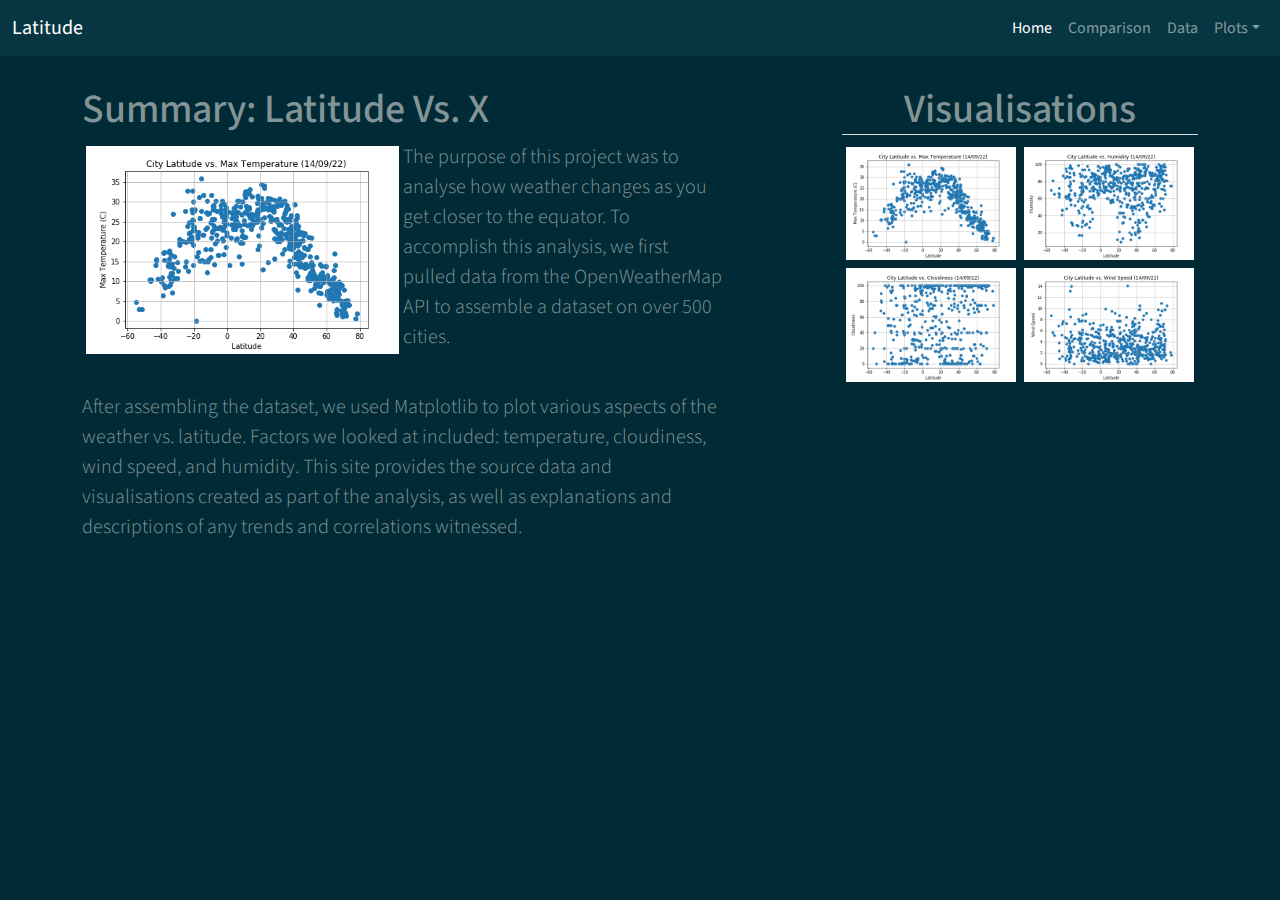
<file: index.html>
<!DOCTYPE html>
<html lang="en">
<head>
    <meta charset="UTF-8">
    <link rel="stylesheet" href="assets/css/reset.css">
    <link rel="stylesheet" href="https://stackpath.bootstrapcdn.com/bootstrap/4.3.1/css/bootstrap.min.css" integrity="sha384-ggOyR0iXCbMQv3Xipma34MD+dH/1fQ784/j6cY/iJTQUOhcWr7x9JvoRxT2MZw1T" crossorigin="anonymous">
    <script src="https://cdn.jsdelivr.net/npm/bootstrap@5.0.1/dist/js/bootstrap.bundle.min.js" integrity="sha384-gtEjrD/SeCtmISkJkNUaaKMoLD0//ElJ19smozuHV6z3Iehds+3Ulb9Bn9Plx0x4" crossorigin="anonymous"></script>
    <link rel="stylesheet" href="assets/css/style.css">
    <title>Web Design Challenge</title>
</head>
<body>
    <nav class="navbar navbar-expand-lg navbar-dark bg-dark">
        <div class="container-fluid">
          <a class="navbar-brand" href="index.html">Latitude</a>
          <button class="navbar-toggler" type="button" data-bs-toggle="collapse" data-bs-target="#navbarColor02" aria-controls="navbarColor02" aria-expanded="false" aria-label="Toggle navigation">
            <span class="navbar-toggler-icon"></span>
          </button>
          <div class="collapse navbar-collapse" id="navbarColor02">
            <ul class="navbar-nav ml-auto">
              <li class="nav-item">
                <a class="nav-link active" href="index.html">Home
                    <span class="visually-hidden">(current)</span>
                  </a>
              </li>
              <li class="nav-item">
                <a class="nav-link" href="visualisations/comparison.html">Comparison</a>
              </li>
              <li class="nav-item">
                <a class="nav-link" href="visualisations/data.html">Data</a>
              </li>
              <li class="nav-item dropdown">
                <a class="nav-link dropdown-toggle" data-bs-toggle="dropdown" href="#" role="button" aria-haspopup="true" aria-expanded="false">Plots</a>
                <ul class="dropdown-menu" aria-labelledby="navbarDropdown">
                  <a class="dropdown-item" href="visualisations/temperature.html">Max Temperature</a>
                  <a class="dropdown-item" href="visualisations/humidity.html">Humidity</a>
                  <a class="dropdown-item" href="visualisations/cloudiness.html">Cloudiness</a>
                  <a class="dropdown-item" href="visualisations/wind.html">Wind Speed</a>
                </ul>
              </li>
            </ul>
          </div>
        </div>
      </nav>
      <div class="container-md position-relative" style="top: 30px">
            <div class="row justify-content-between">
                <div class="col-md-7">
                    <div>
                        <h1>Summary: Latitude Vs. X</h1>
                    </div>
                    <div>
                        <img src="assets/images/Fig1.png" class="float-start imgshadow p-1" alt="Summary Figure" width="50%">
                        <p class="lead">The purpose of this project was to analyse how weather changes as you get closer to the equator. To accomplish this analysis, we first
                            pulled data from the OpenWeatherMap API to assemble a dataset on over 500 cities. 
                        </p>
                        <br>
                        <p class="lead"> After assembling the dataset, we used Matplotlib to plot various aspects of the weather vs. latitude. Factors we looked at included: temperature, cloudiness,
                            wind speed, and humidity. This site provides the source data and visualisations created as part of the analysis, as well as explanations and descriptions of any trends
                            and correlations witnessed.
                        </p>
                    </div>
                </div>
                <div class="col-md-4 text-start text-md-center">
                    <div>
                        <h1 class="div-title border-bottom">
                            Visualisations
                        </h1>
                    </div>
                    <div>
                        <a href="visualisations/temperature.html"><img src="assets/images/Fig1.png" 
                            class="float-start link-pics p-1" alt="Temp fig" width="50%"></a>
                         <a href="visualisations/humidity.html"><img src="assets/images/Fig2.png" 
                            class="float-start link-pics p-1" alt="Cloudy fig" width="50%"></a>
                        <a href="visualisations/cloudiness.html"><img src="assets/images/Fig3.png" 
                            class="float-start link-pics p-1" alt="Humidity fig" width="50%"></a>
                        <a href="visualisations/wind.html"><img src="assets/images/Fig4.png" 
                            class="float-start link-pics p-1" alt="wind fig" width="50%"></a>
                    </div>
                </div>            
            </div> 
      </div>
</body>
</html>
</file>
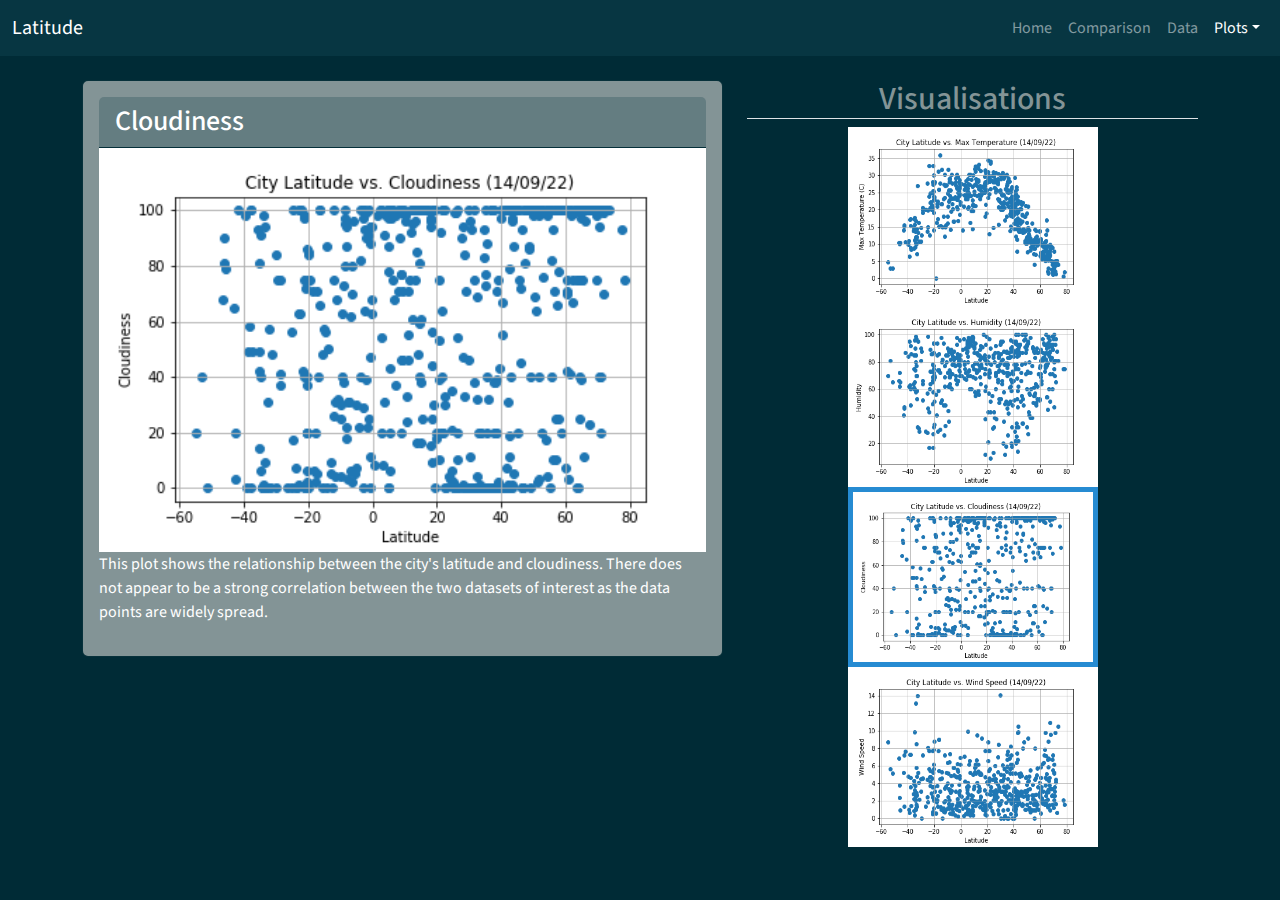
<file: visualisations/cloudiness.html>
<!DOCTYPE html>
<html lang="en">
<head>
    <meta charset="UTF-8">
    <meta http-equiv="X-UA-Compatible" content="IE=edge">
    <meta name="viewport" content="width=device-width, initial-scale=1.0">
    <link rel="stylesheet" href="../assets/css/reset.css">
    <link rel="stylesheet" href="https://stackpath.bootstrapcdn.com/bootstrap/4.3.1/css/bootstrap.min.css" integrity="sha384-ggOyR0iXCbMQv3Xipma34MD+dH/1fQ784/j6cY/iJTQUOhcWr7x9JvoRxT2MZw1T" crossorigin="anonymous">
    <title>Cloudiness</title>
    <script src="https://cdn.jsdelivr.net/npm/bootstrap@5.0.1/dist/js/bootstrap.bundle.min.js" integrity="sha384-gtEjrD/SeCtmISkJkNUaaKMoLD0//ElJ19smozuHV6z3Iehds+3Ulb9Bn9Plx0x4" crossorigin="anonymous"></script>
    <link rel="stylesheet" href="../assets/css/style.css">
    
</head>
<body>
    <nav class="navbar navbar-expand-lg navbar-dark bg-dark">
        <div class="container-fluid">
          <a class="navbar-brand" href="../index.html">Latitude</a>
          <button class="navbar-toggler" type="button" data-bs-toggle="collapse" data-bs-target="#navbarColor02" aria-controls="navbarColor02" aria-expanded="false" aria-label="Toggle navigation">
            <span class="navbar-toggler-icon"></span>
          </button>
          <div class="collapse navbar-collapse" id="navbarColor02">
            <ul class="navbar-nav ml-auto">
              <li class="nav-item">
                <a class="nav-link" href="../index.html">Home
                </a>
              </li>
              <li class="nav-item">
                <a class="nav-link" href="comparison.html">Comparison</a>
              </li>
              <li class="nav-item">
                <a class="nav-link" href="data.html">Data</a>
              </li>
              <li class="nav-item dropdown">
                <a class="nav-link active dropdown-toggle" data-bs-toggle="dropdown" href="#" role="button" aria-haspopup="true" aria-expanded="false">Plots</a>
                <ul class="dropdown-menu" aria-labelledby="navbarDropdown">
                  <a class="dropdown-item" href="temperature.html">Max Temperature</a>
                  <a class="dropdown-item" href="humidity.html">Humidity</a>
                  <a class="nav-link active dropdown-item" href="cloudiness.html">Cloudiness</a>
                  <a class="dropdown-item" href="wind.html">Wind Speed</a>
                </ul>
              </li>
            </ul>
          </div>
        </div>
      </nav>
      <br>
      <div class="container">
        <section class="row">
          <div class="container-fluid">
            <section class="row">
                <div class="col-md-7 col-sm-12">
                    <div class="card text-white bg-secondary mb-3">
                        <div class="card-body">
                            <h3 class="card-header">Cloudiness</h3>
                            <a href="cloudiness.html"><img class="img-fluid" src="../assets/images/Fig3.png" width="100%"
                              height="300px" alt="Latitude vs Cloudiness"></a>
                              <div class="card-text">
                                <p> This plot shows the relationship between the city's latitude and cloudiness. There does not appear to be a strong correlation between the two datasets of interest
                                  as the data points are widely spread.</p>
                              </div>
                        </div>
                    </div>
                </div>
                <div class="col-md-5 text-start text-md-center">
                  <h2 class="div-title border-bottom">
                    Visualisations
                  </h2>
                  <div>
                    <div>
                      <a href="temperature.html"><img  src="../assets/images/Fig1.png" width="250px" height="180px" alt="Latitude vs Max Temp"></a>
                      <a href="humidity.html"><img src="../assets/images/Fig2.png" width="250px" height="180px" alt="Latitude vs Humidity"></a>
                      <a href="cloudiness.html"><img class="border border-info border-5" src="../assets/images/Fig3.png"  width="250px" height="180px" alt="Latitude vs Cloudiness"></a>
                      <a href="wind.html"><img src="../assets/images/Fig4.png" width ="250px" height="180px"alt="Latitude vs Wind Speed"></a>
                    </div>
                  </div>
                </div>
        </section>
      </div>
</body>
</html>
</file>
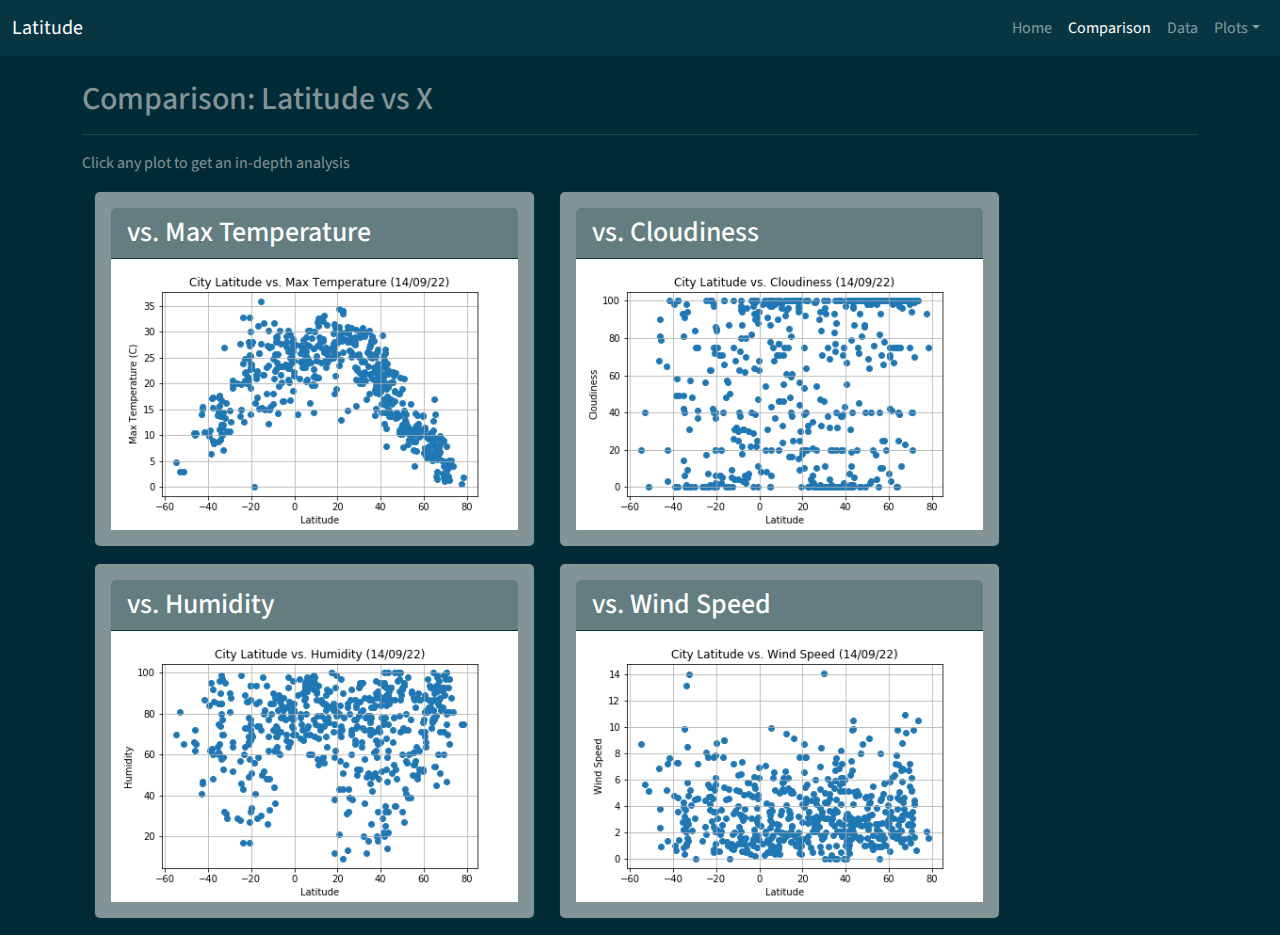
<file: visualisations/comparison.html>
<!DOCTYPE html>
<html lang="en">
<head>
    <meta charset="UTF-8">
    <meta http-equiv="X-UA-Compatible" content="IE=edge">
    <meta name="viewport" content="width=device-width, initial-scale=1.0">
    <link rel="stylesheet" href="../assets/css/reset.css">
    <link rel="stylesheet" href="https://stackpath.bootstrapcdn.com/bootstrap/4.3.1/css/bootstrap.min.css" integrity="sha384-ggOyR0iXCbMQv3Xipma34MD+dH/1fQ784/j6cY/iJTQUOhcWr7x9JvoRxT2MZw1T" crossorigin="anonymous">
    <title>Comparisons</title>
    <script src="https://cdn.jsdelivr.net/npm/bootstrap@5.0.1/dist/js/bootstrap.bundle.min.js" integrity="sha384-gtEjrD/SeCtmISkJkNUaaKMoLD0//ElJ19smozuHV6z3Iehds+3Ulb9Bn9Plx0x4" crossorigin="anonymous"></script>
    <link rel="stylesheet" href="../assets/css/style.css">
</head>
<body>
    <nav class="navbar navbar-expand-lg navbar-dark bg-dark">
        <div class="container-fluid">
          <a class="navbar-brand" href="../index.html">Latitude</a>
          <button class="navbar-toggler" type="button" data-bs-toggle="collapse" data-bs-target="#navbarColor02" aria-controls="navbarColor02" aria-expanded="false" aria-label="Toggle navigation">
            <span class="navbar-toggler-icon"></span>
          </button>
          <div class="collapse navbar-collapse" id="navbarColor02">
            <ul class="navbar-nav ml-auto">
                <li class="nav-item">
                    <a class="nav-link" href="../index.html">Home</a>
                </li>
              <li class="nav-item">
                <a class="nav-link active" href="comparison.html">Comparison
                  <span class="visually-hidden">(current)</span>
                </a>
              </li>
              <li class="nav-item">
                <a class="nav-link" href="data.html">Data</a>
              </li>
              <li class="nav-item dropdown">
                <a class="nav-link dropdown-toggle" data-bs-toggle="dropdown" href="#" role="button" aria-haspopup="true" aria-expanded="false">Plots</a>
                <ul class="dropdown-menu" aria-labelledby="navbarDropdown">
                  <a class="dropdown-item" href="temperature.html">Max Temperature</a>
                  <a class="dropdown-item" href="humidity.html">Humidity</a>
                  <a class="dropdown-item" href="cloudiness.html">Cloudiness</a>
                  <a class="dropdown-item" href="wind.html">Wind Speed</a>
                </ul>
              </li>
            </ul>
          </div>
        </div>
      </nav>
<br>
<div class="container">
    <!--Content class to contain titular text before visualizations-->
  <div class="content">
    <h2 class="visualization-font-color text-left"> Comparison: Latitude vs X</h2>
    <hr>
    <p class="text-left">Click any plot to get an in-depth analysis</p>
  </div>
  <div class="container-fluid">
    <section class="row">
        <div class="col-md-5 col-sm-12">
            <div class="card text-white bg-secondary mb-3">
                <div class="card-body">
                    <h3 class="card-header">vs. Max Temperature</h3>
                    <a href="temperature.html"><img class="img-fluid" src="../assets/images/Fig1.png" width="100%"
                        height="200px" alt="Latitude vs Max Temperature"></a>
                </div>
            </div>
            <div class="card text-white bg-secondary mb-3">
                <div class="card-body">
                    <h3 class="card-header">vs. Humidity</h3>
                    <a href="humidity.html"><img class="img-fluid" src="../assets/images/Fig2.png" width="100%"
                        height="200px" alt="Latitude vs Humidity"></a>
                </div>
            </div>
        </div>
        <div class="col-md-5 col-sm-12">
            <div class="card text-white bg-secondary mb-3">
                <div class="card-body">
                    <h3 class="card-header">vs. Cloudiness</h3>
                    <a href="cloudiness.html"><img class="img-fluid" src="../assets/images/Fig3.png" width="100%"
                        height="200px" alt="Latitude vs Cloudiness"></a>
                </div>
            </div>
            <div class="card text-white bg-secondary mb-3">
                <div class="card-body">
                    <h3 class="card-header">vs. Wind Speed</h3>
                    <a href="wind.html"><img class="img-fluid" src="../assets/images/Fig4.png" width="100%"
                        height="200px" alt="Latitude vs Wind Speed"></a>
                </div>
            </div>
        </div>
    </section>
  </div>
</body>
</html>
</file>
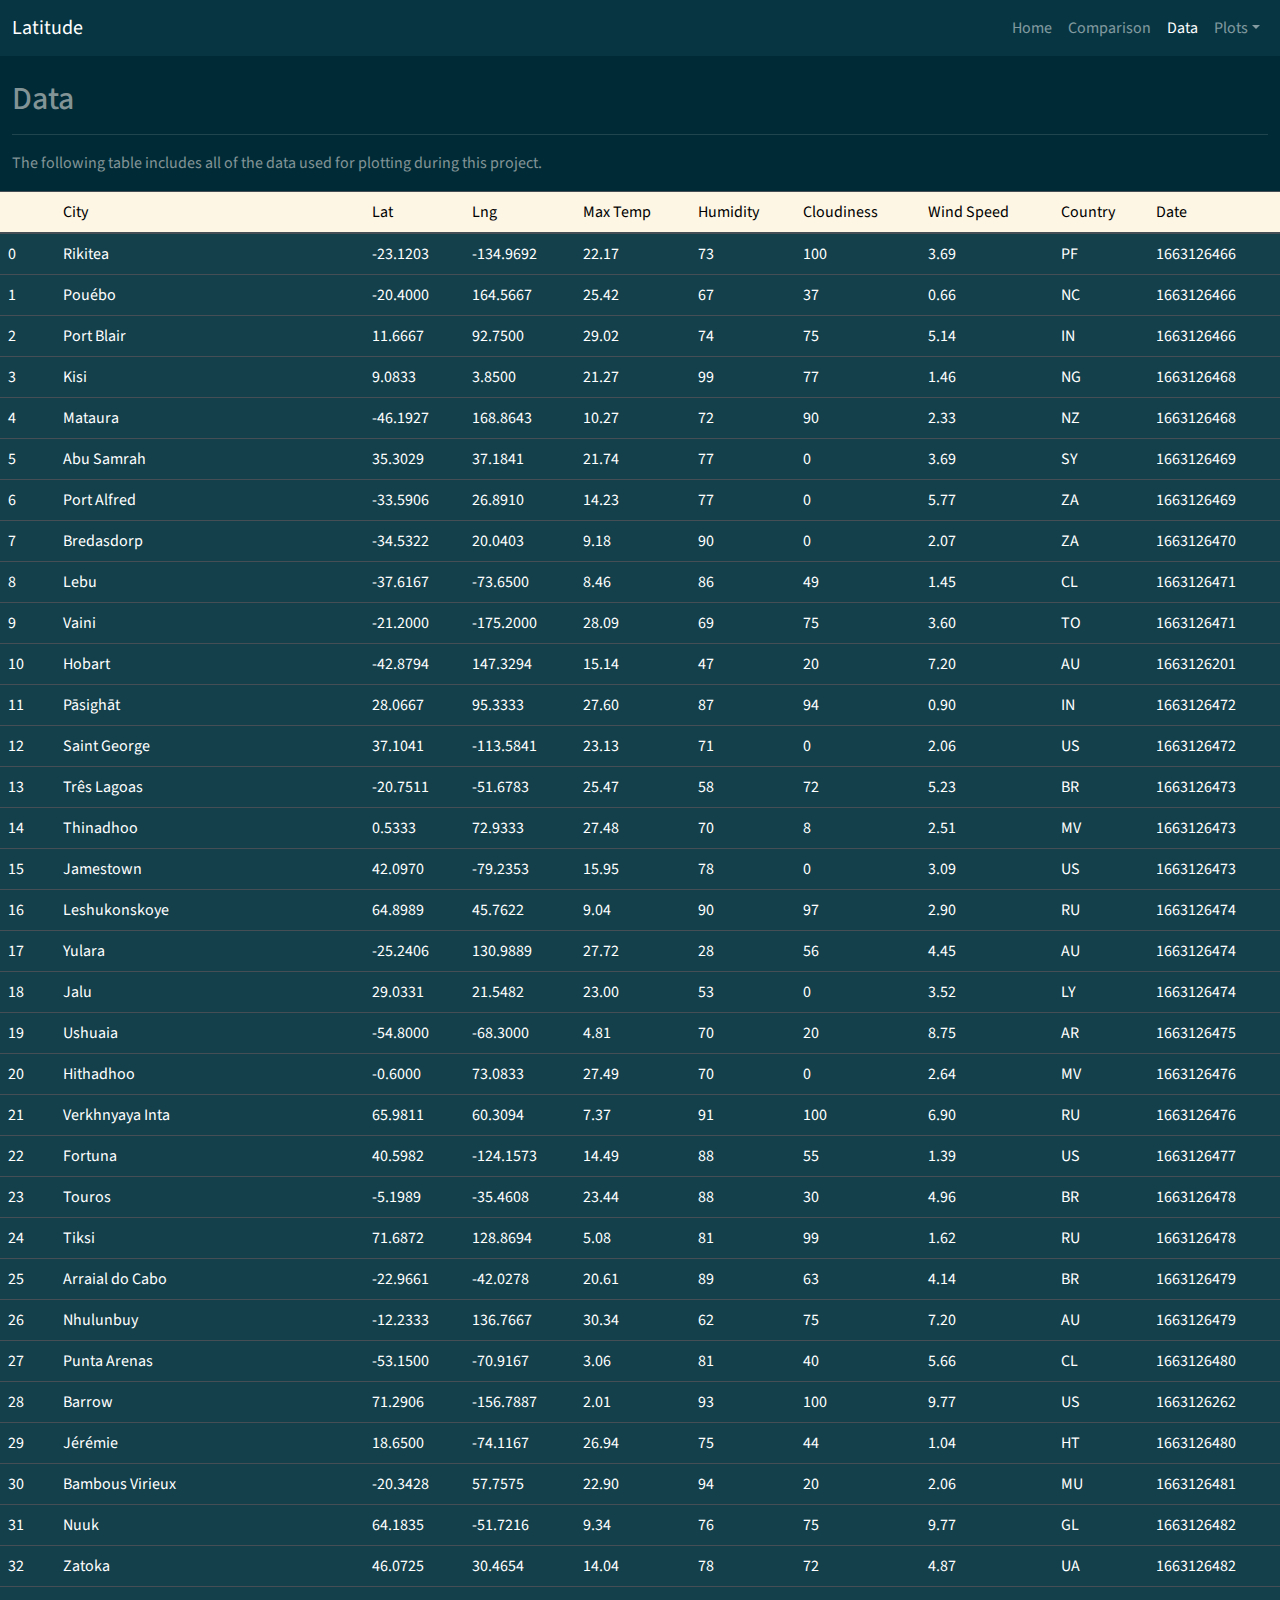
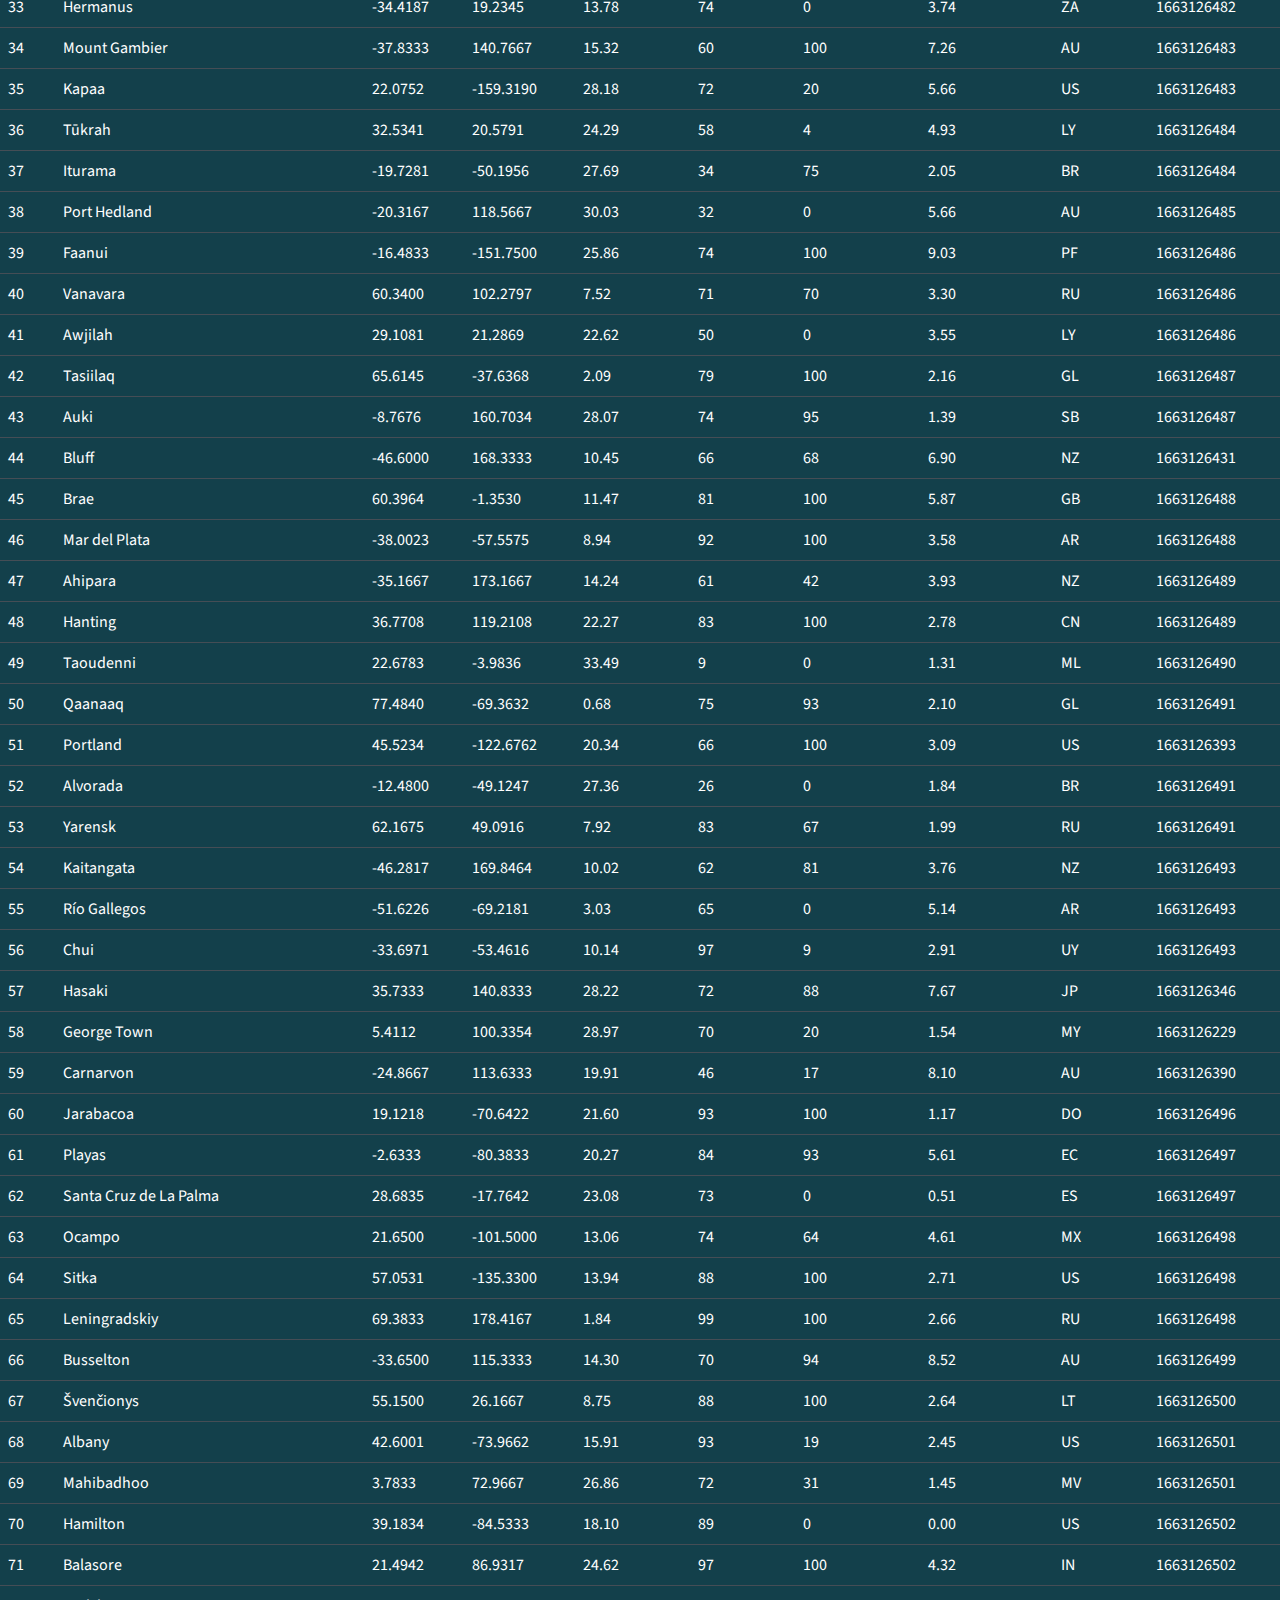
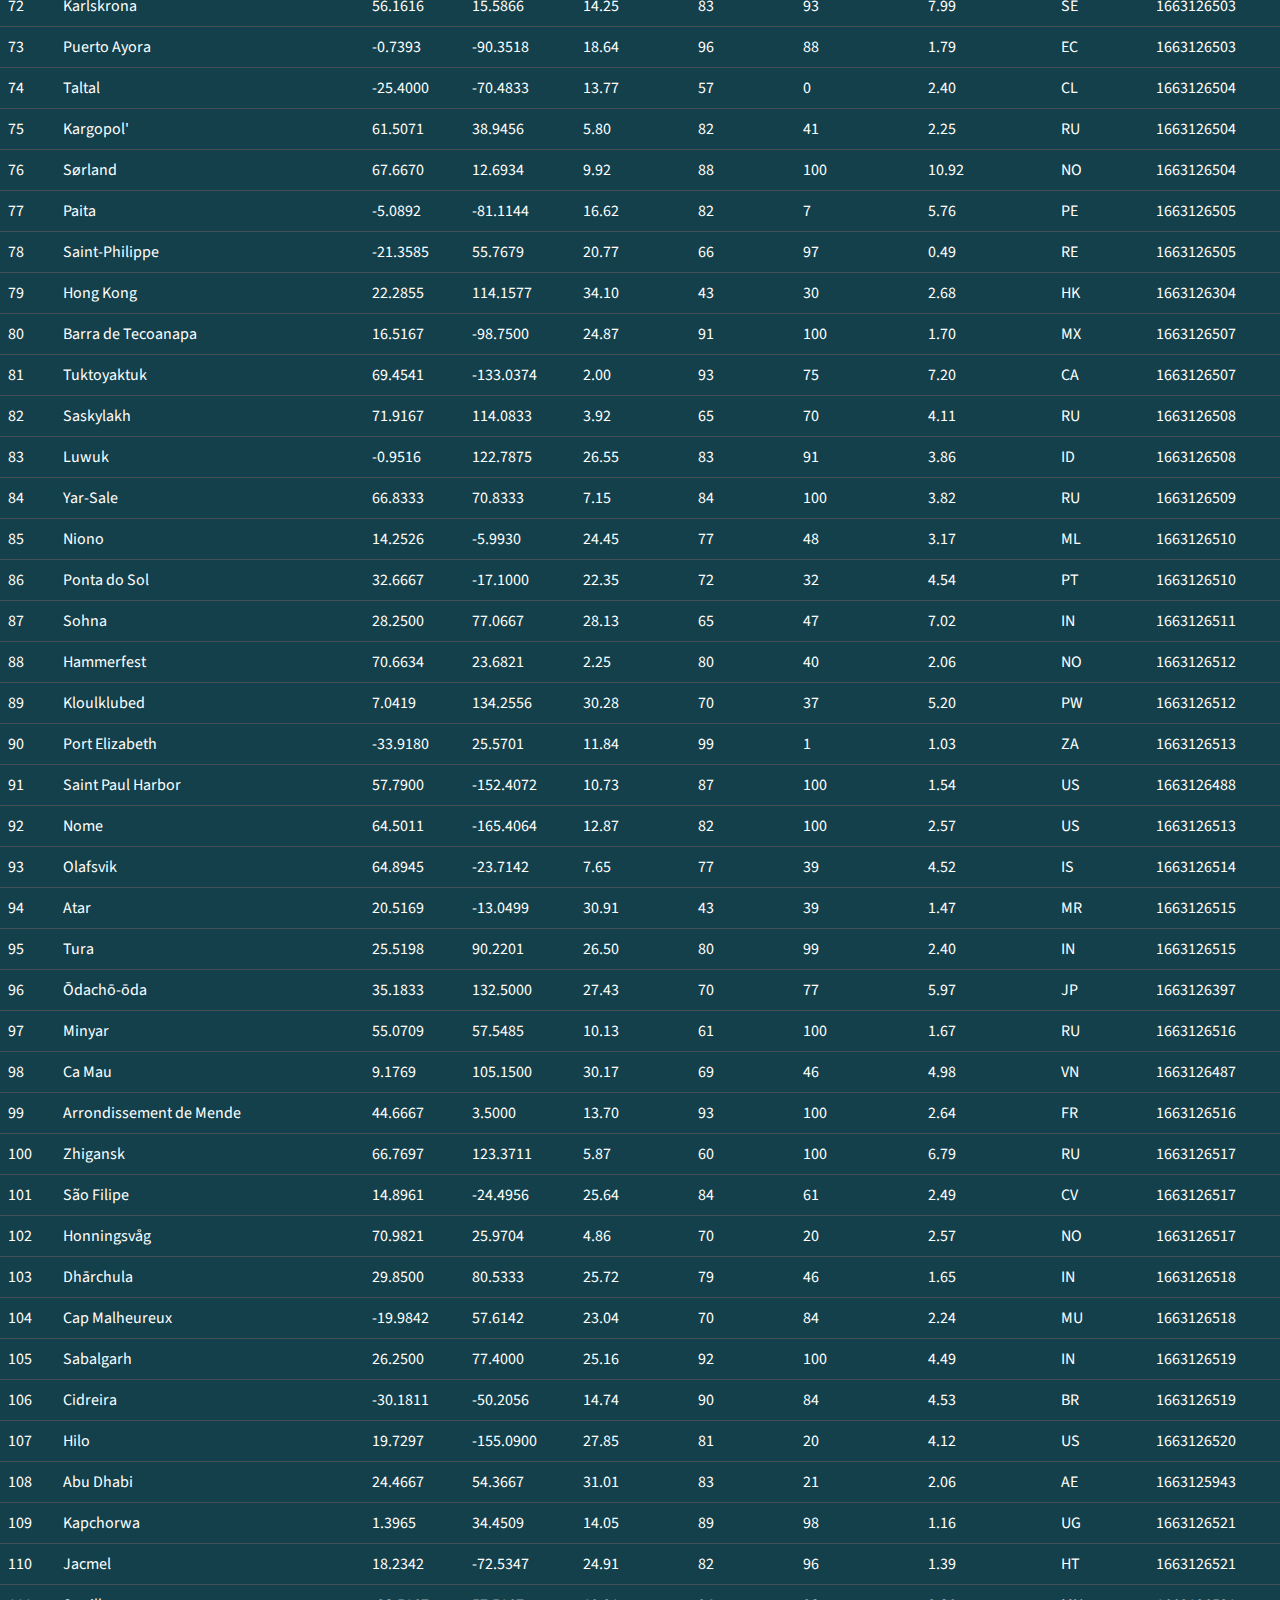
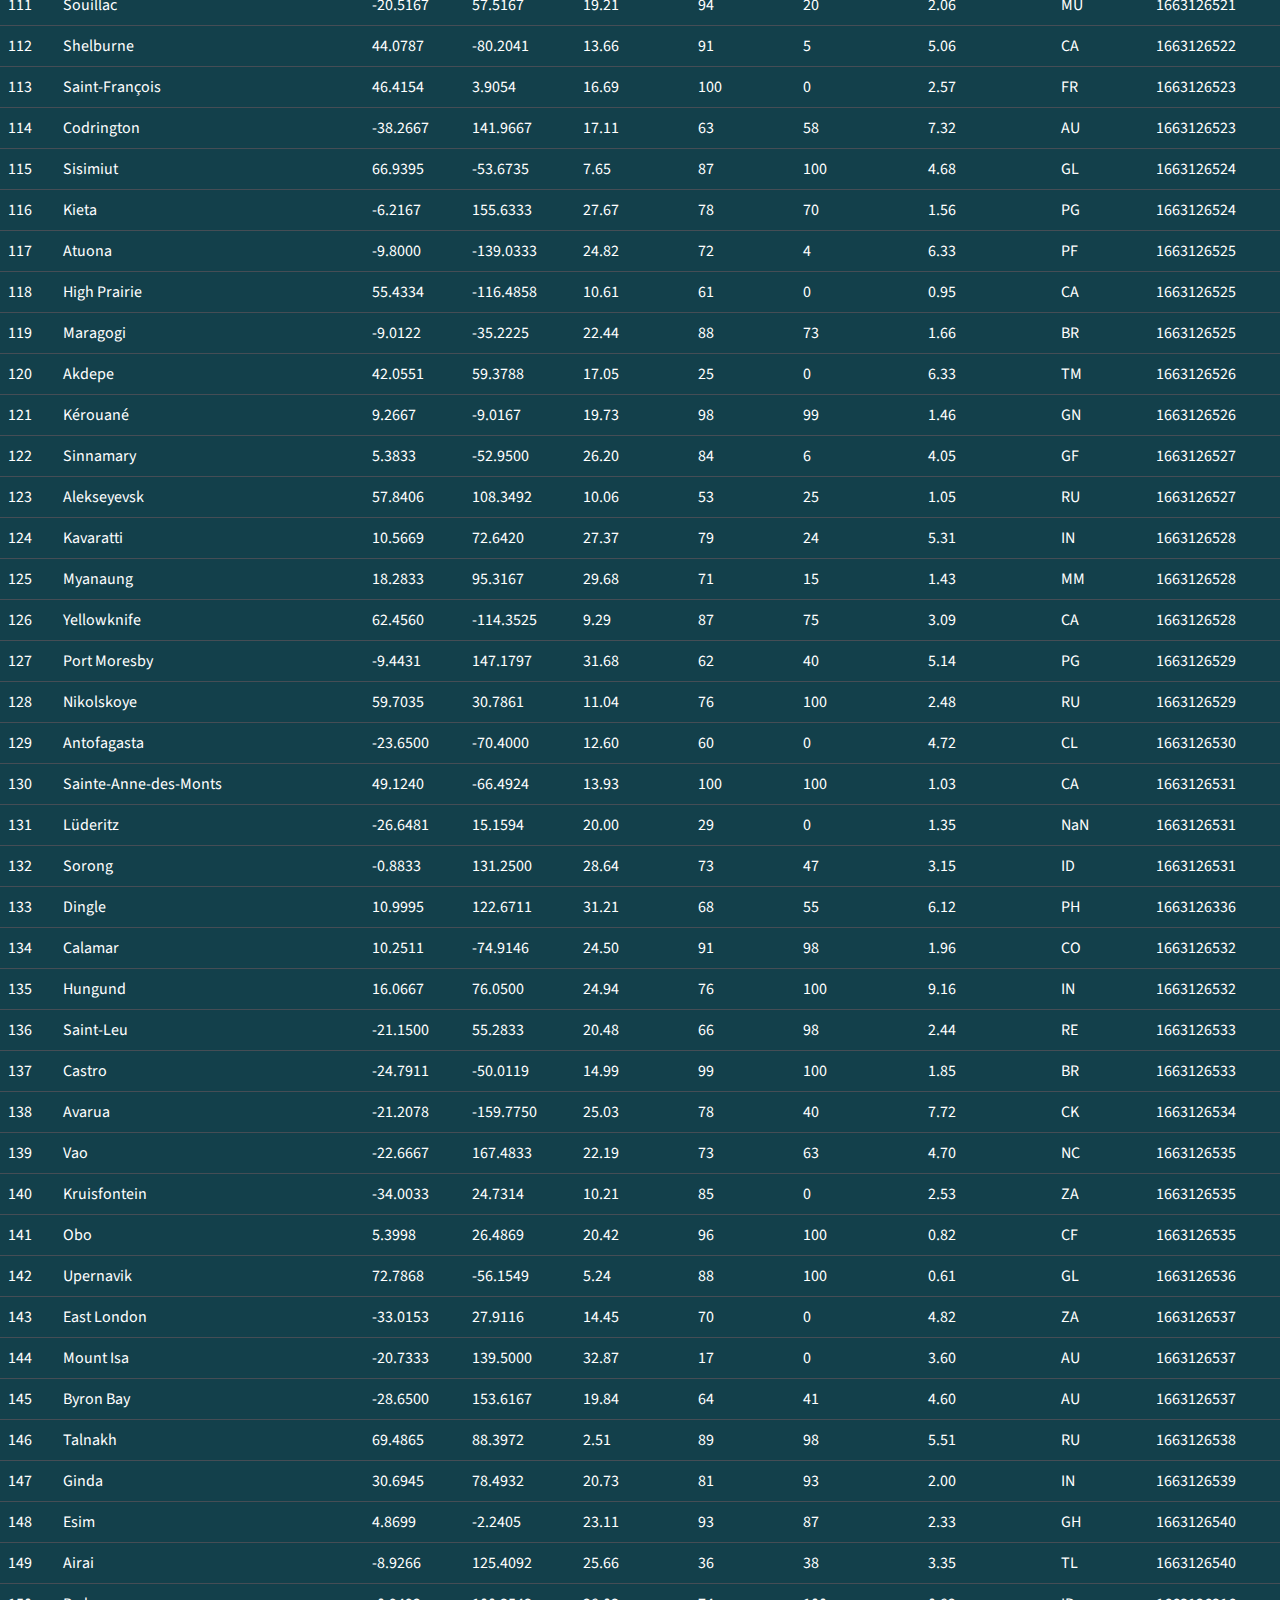
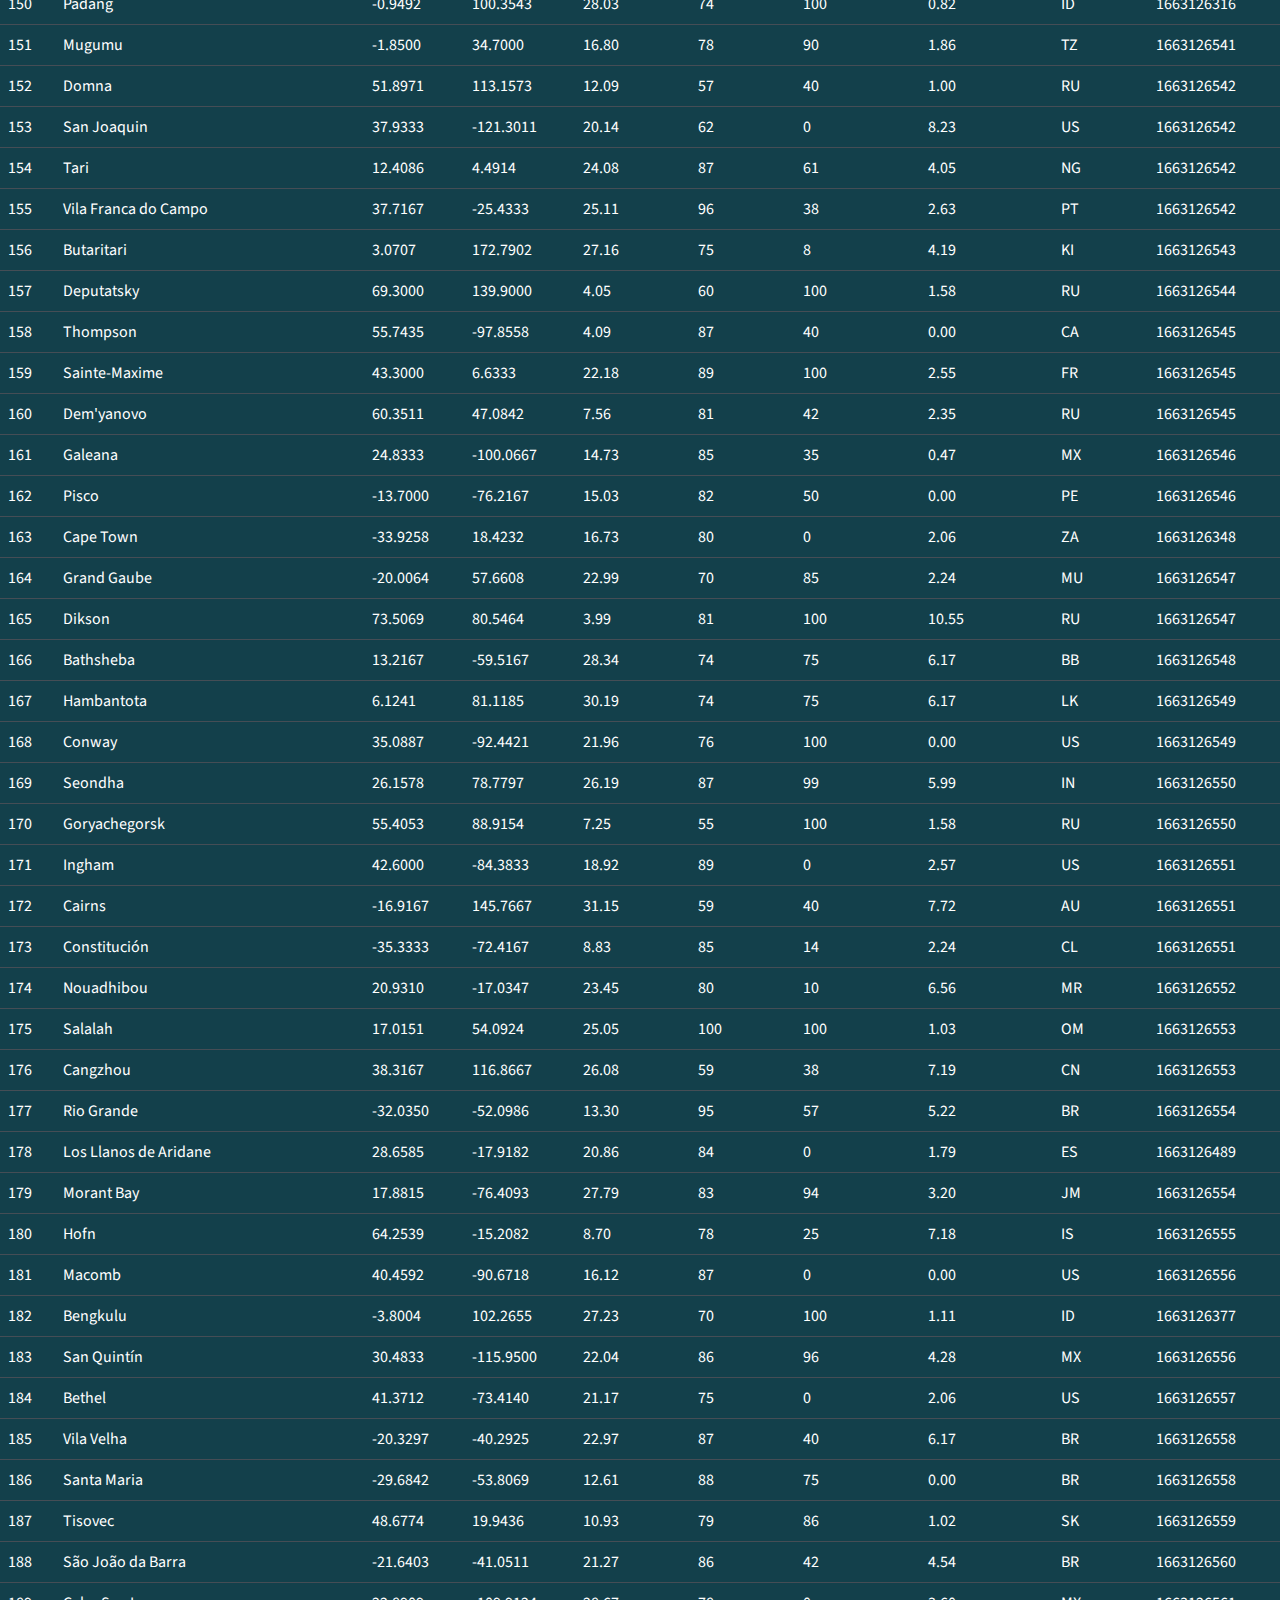
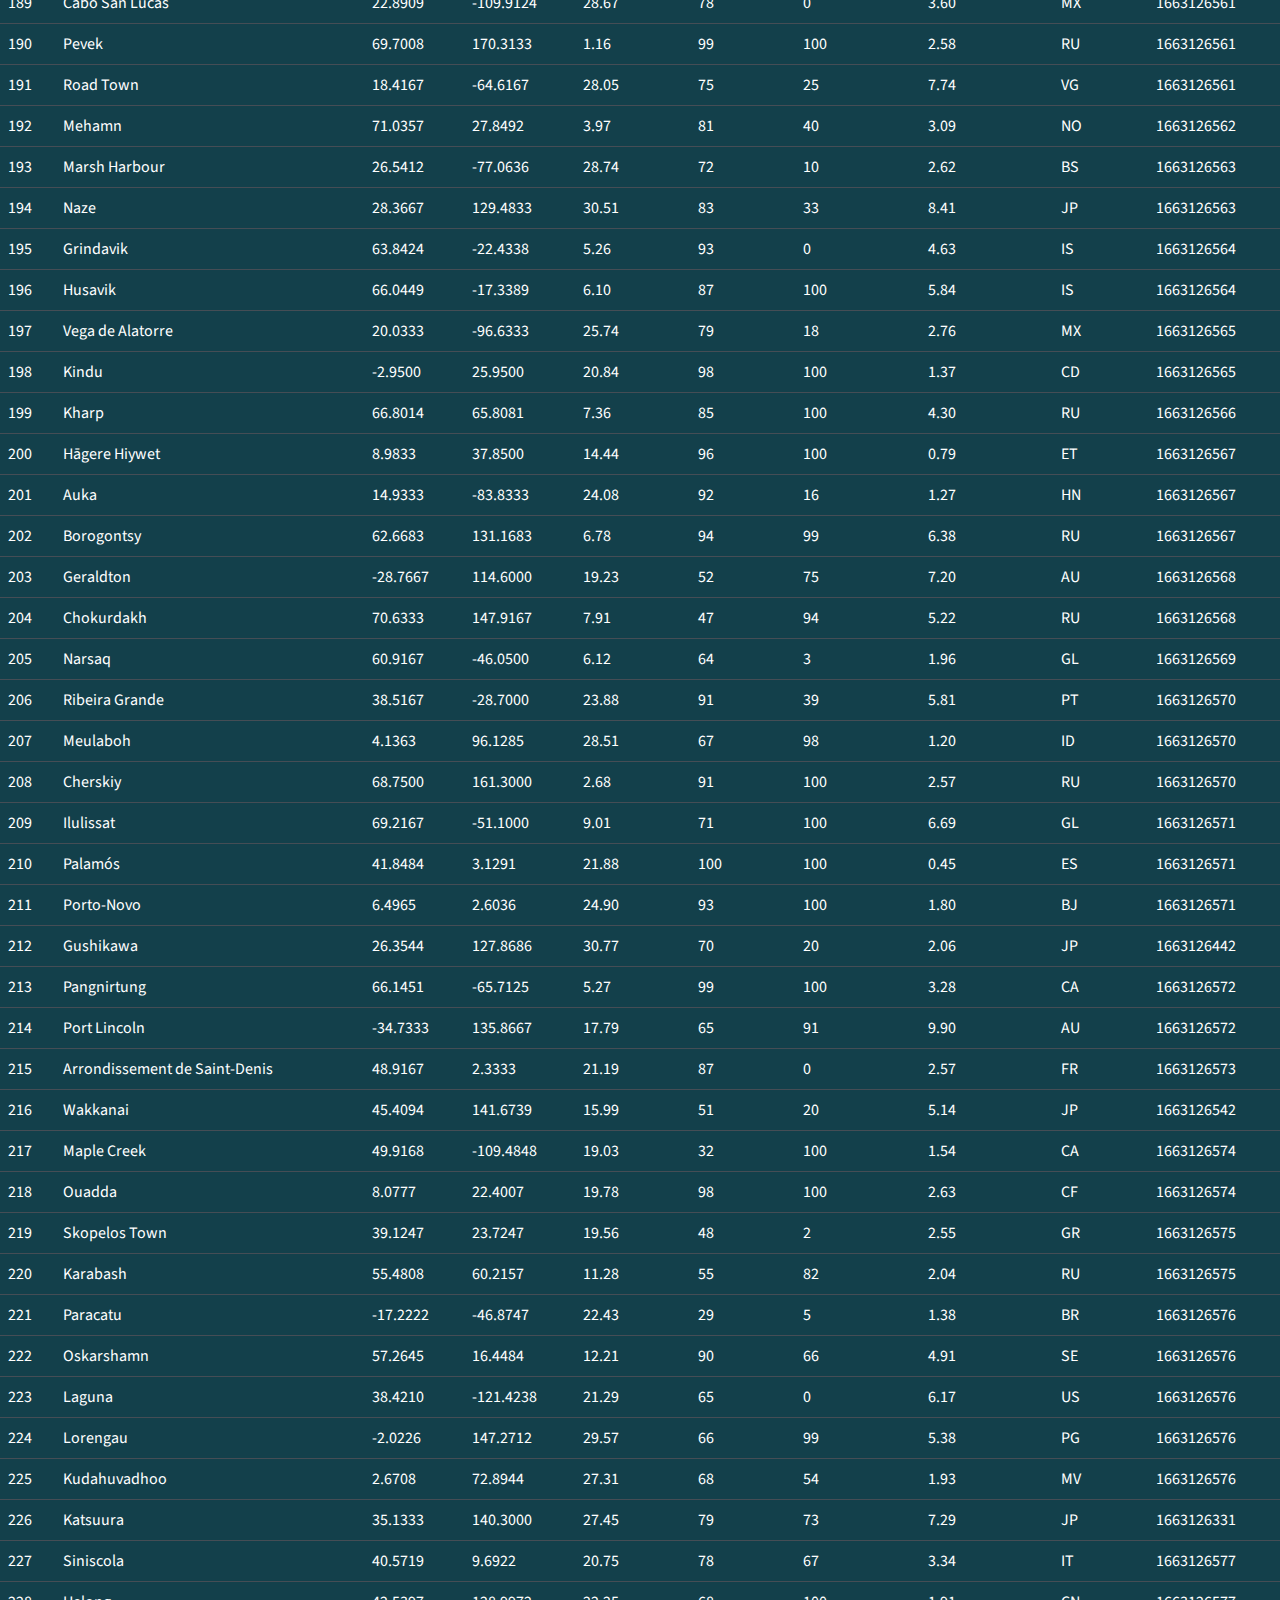
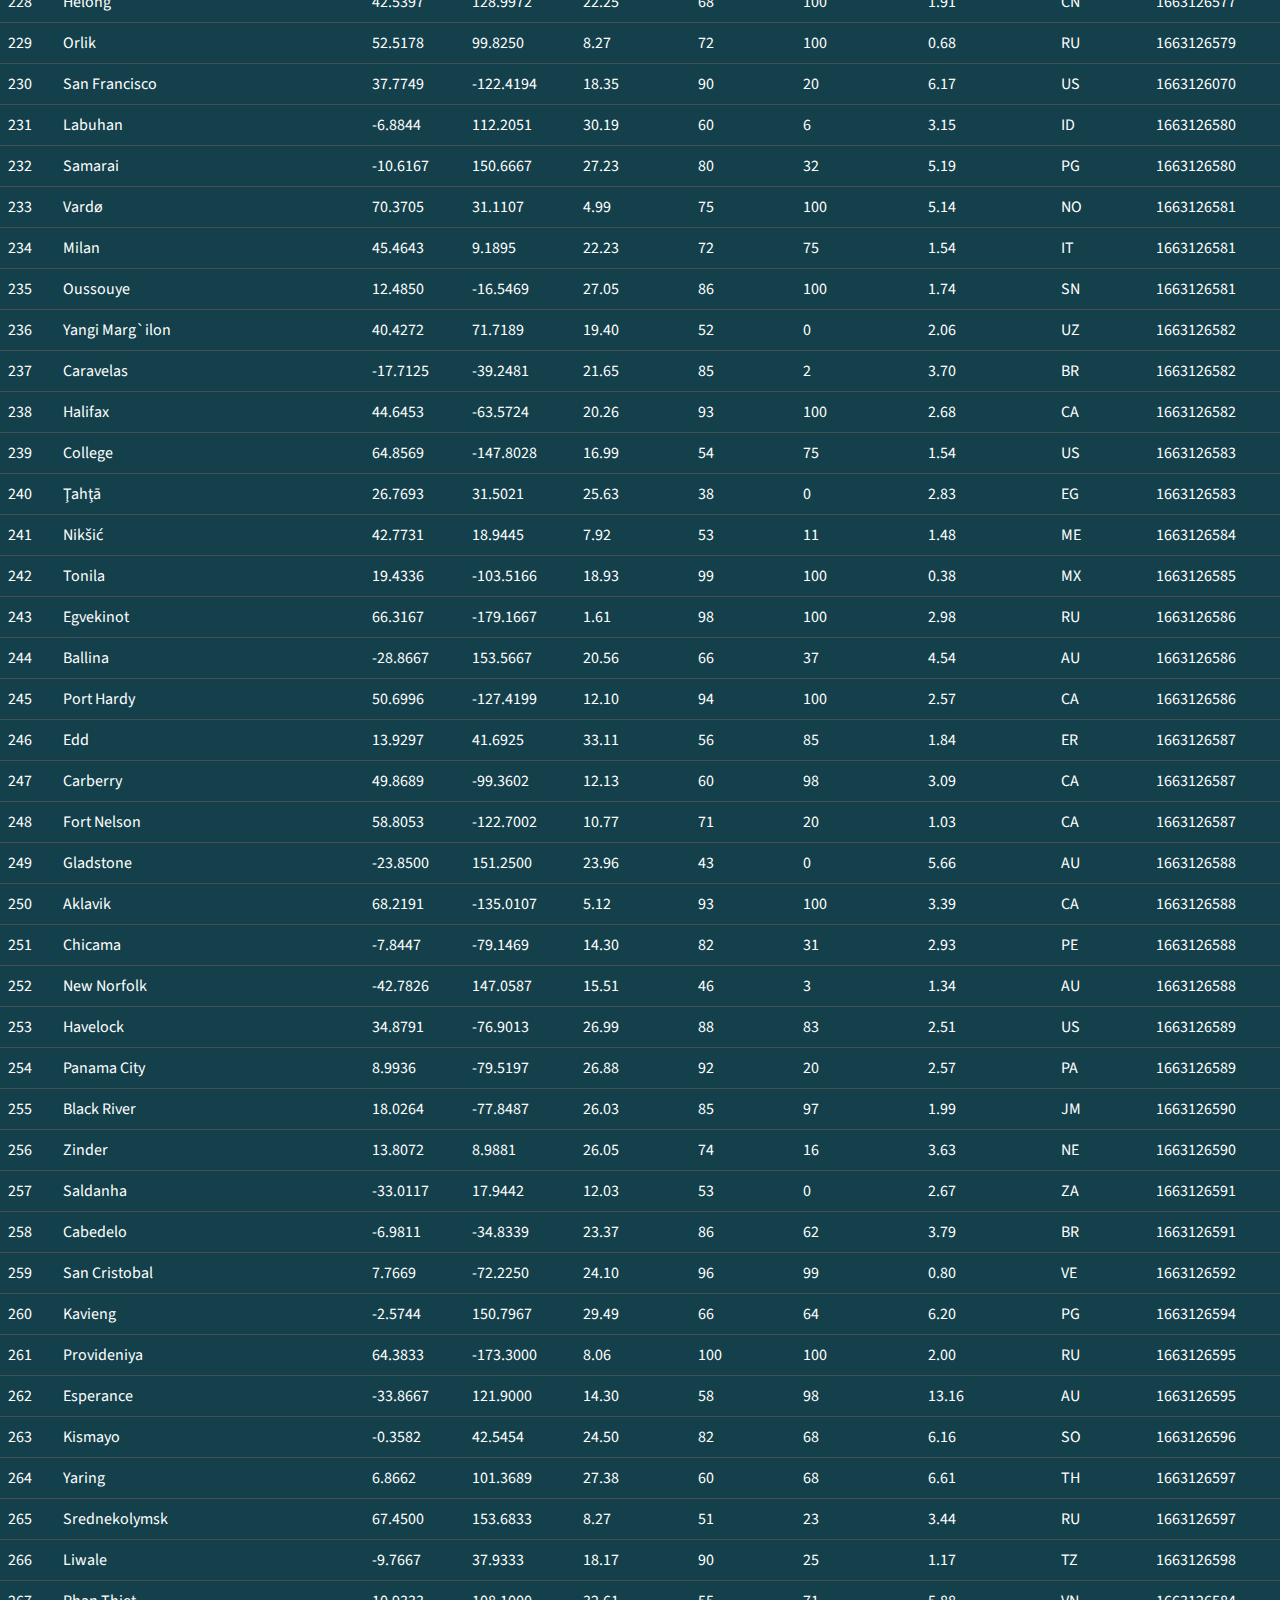
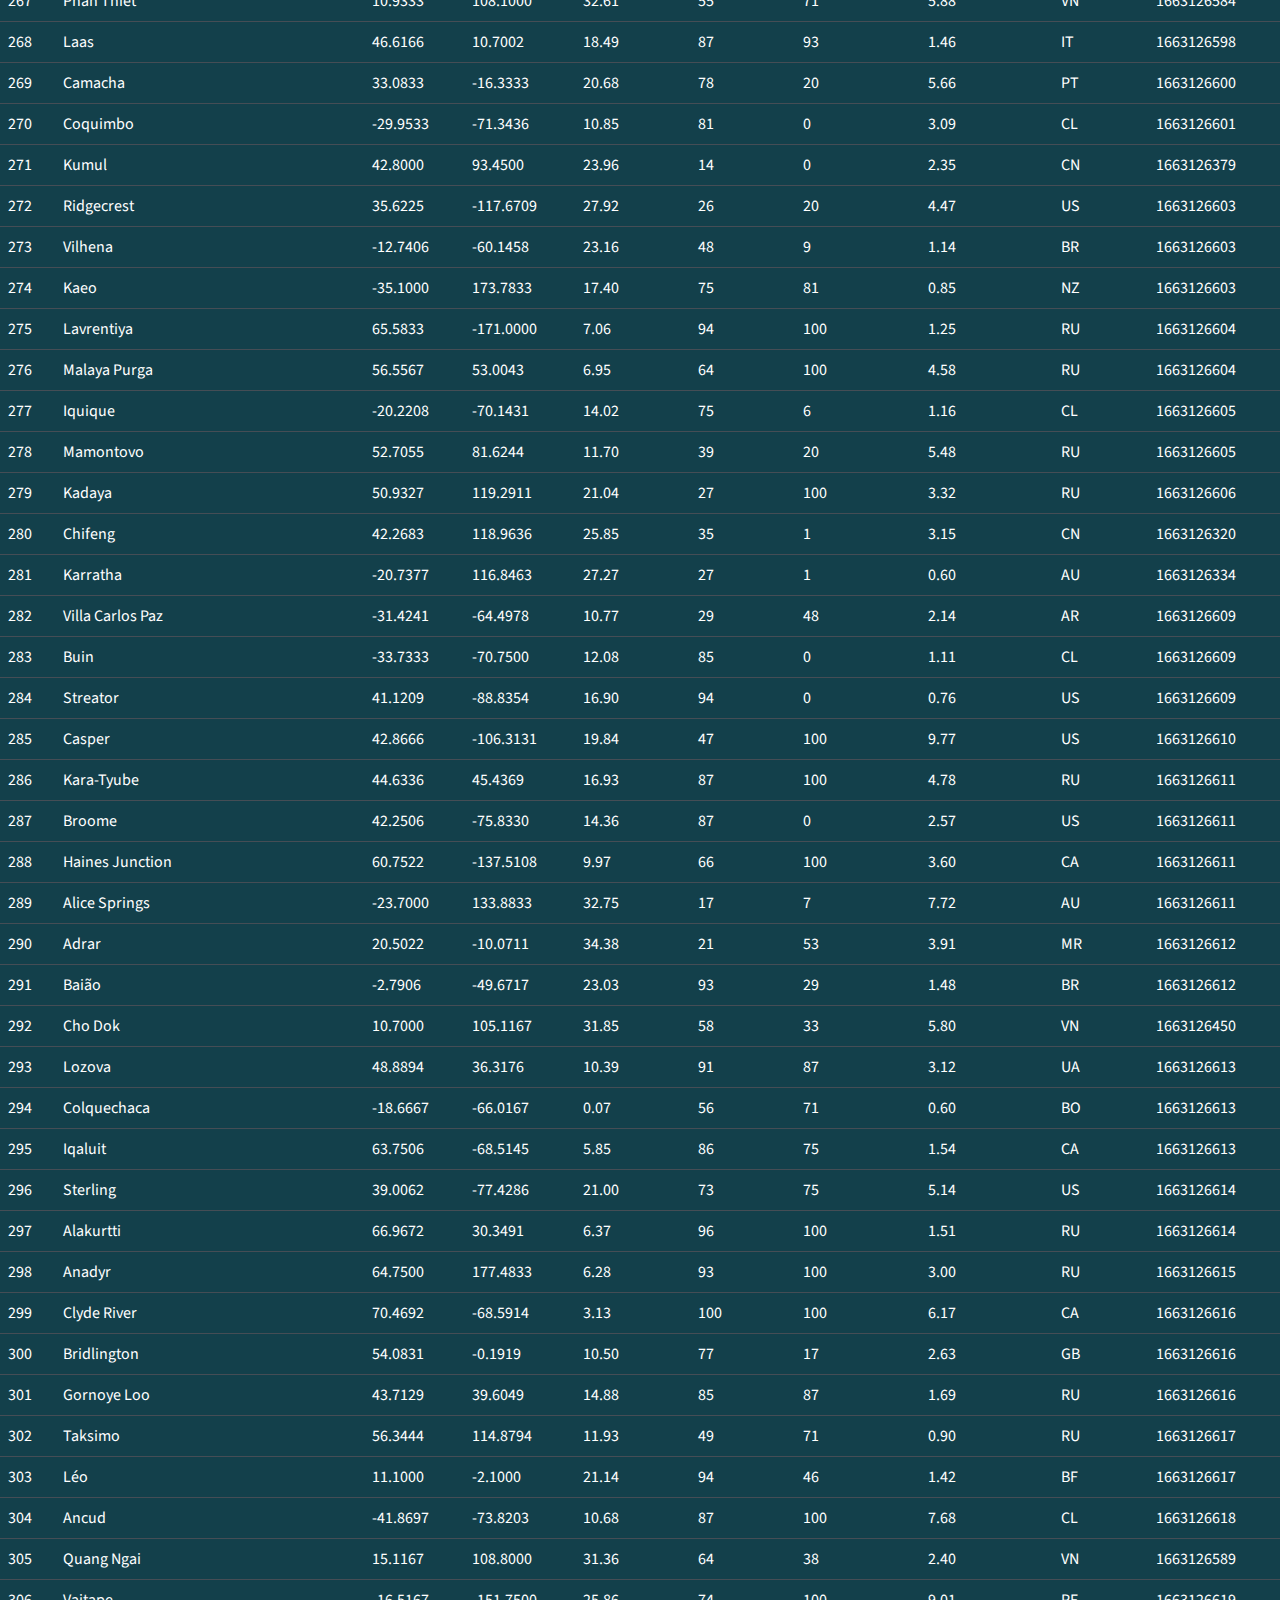
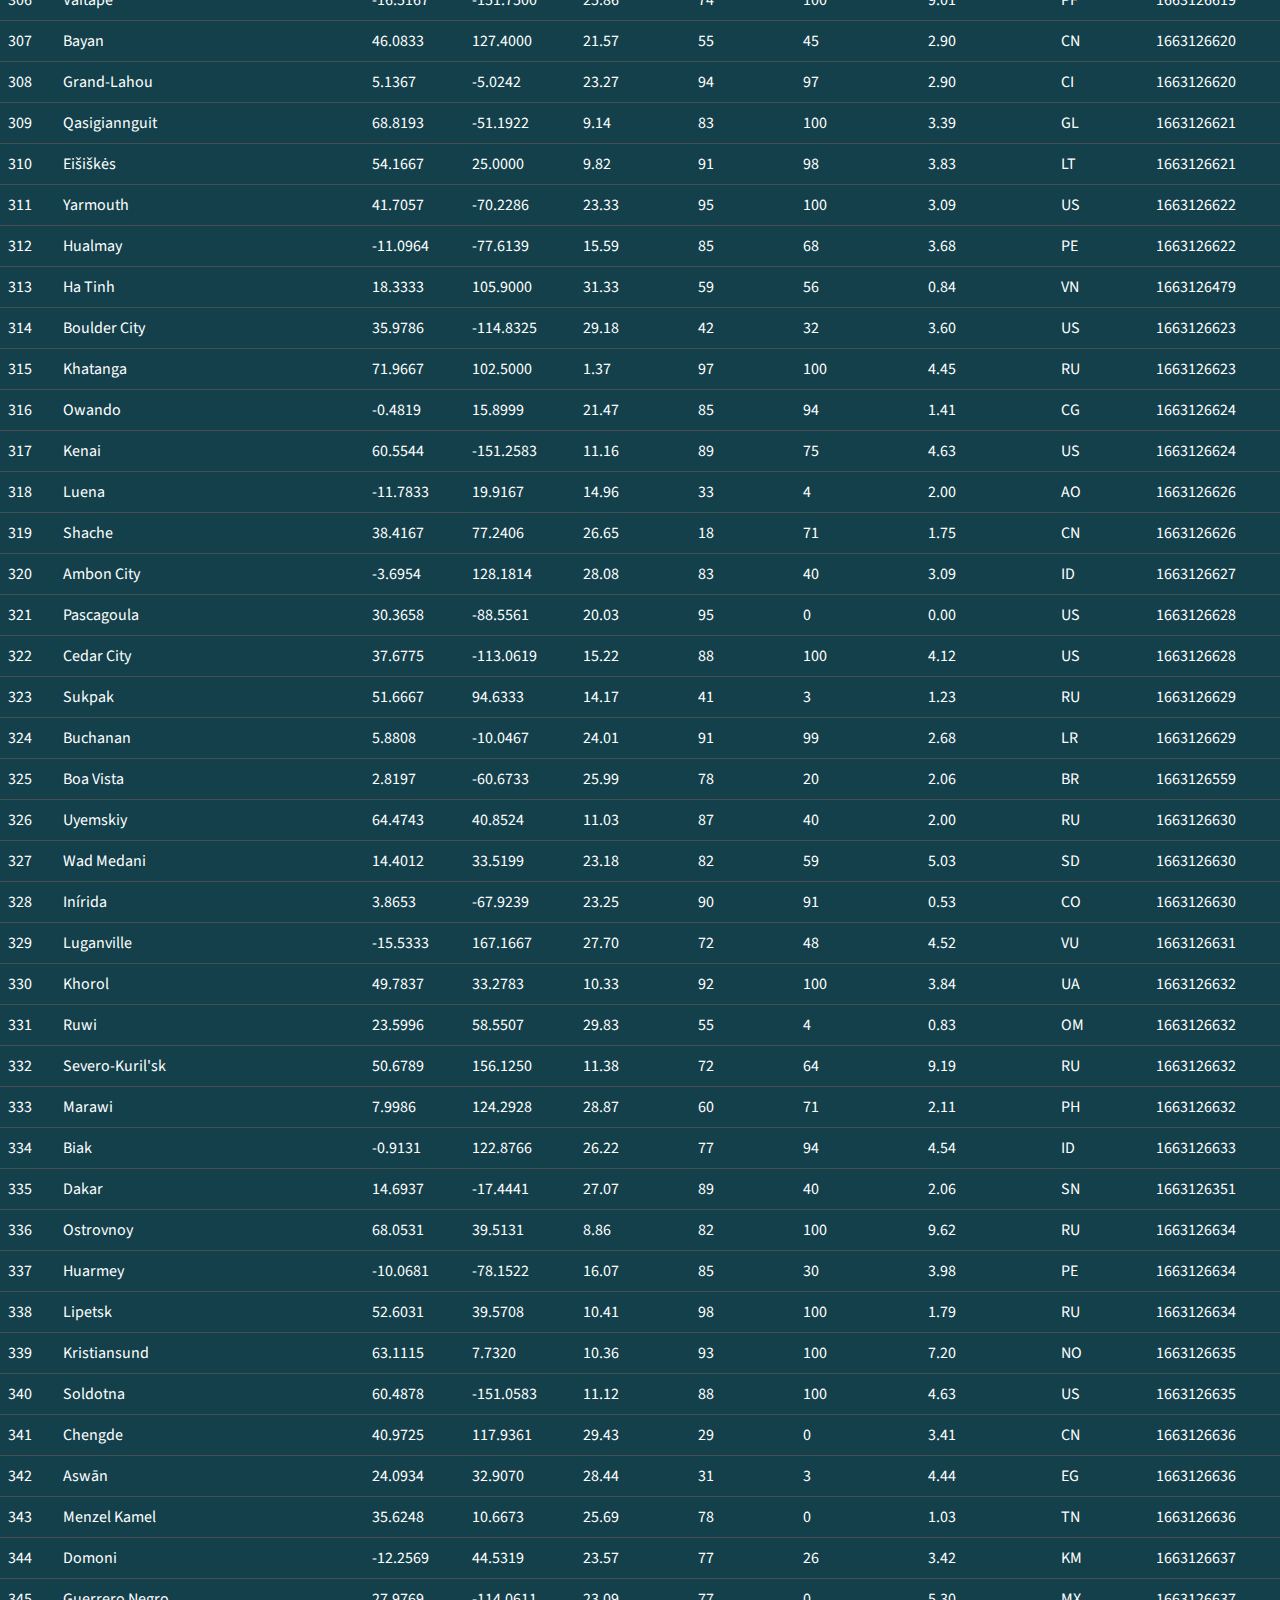
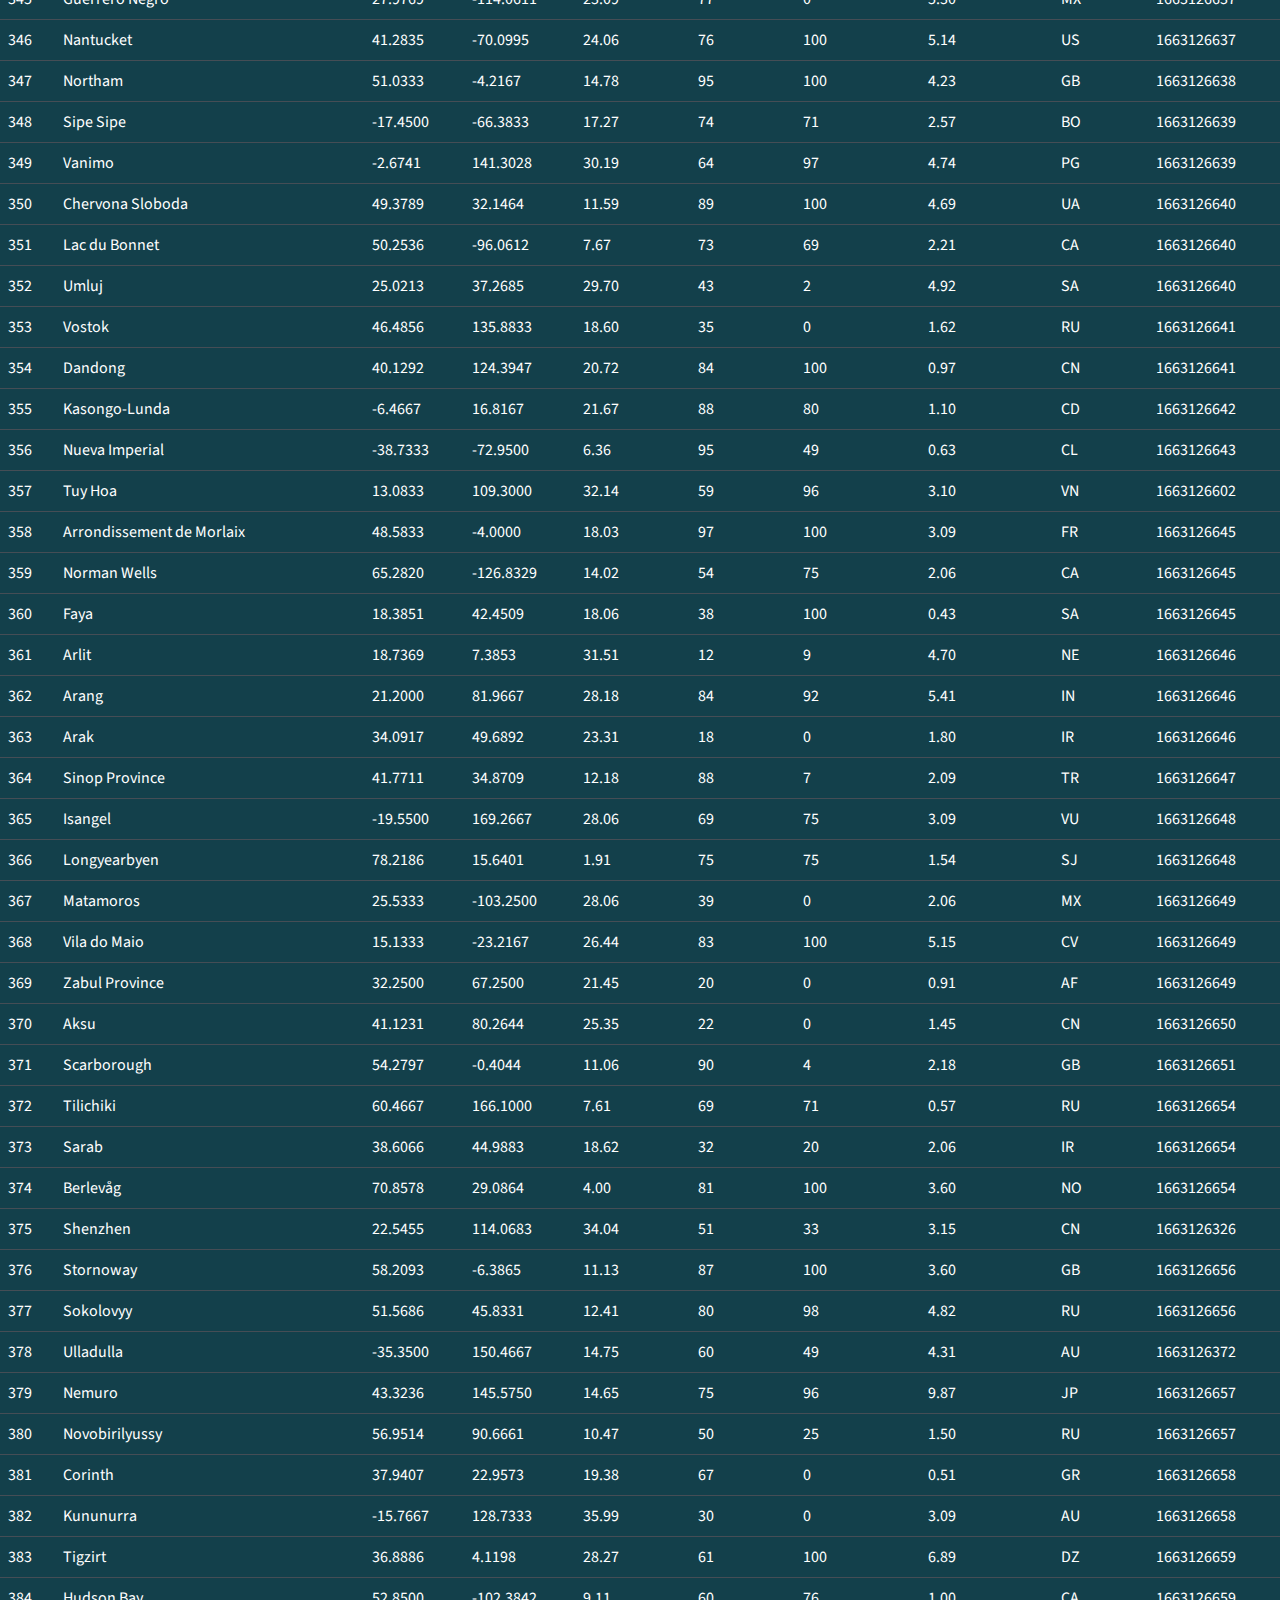
<file: visualisations/data.html>
<!DOCTYPE html>
<html lang="en">
<head>
  <meta charset="UTF-8">
    <meta http-equiv="X-UA-Compatible" content="IE=edge">
    <meta name="viewport" content="width=device-width, initial-scale=1.0">
    <link rel="stylesheet" href="../assets/css/reset.css">
    <link rel="stylesheet" href="https://stackpath.bootstrapcdn.com/bootstrap/4.3.1/css/bootstrap.min.css" integrity="sha384-ggOyR0iXCbMQv3Xipma34MD+dH/1fQ784/j6cY/iJTQUOhcWr7x9JvoRxT2MZw1T" crossorigin="anonymous">
    <title>Data</title>
    <script src="https://cdn.jsdelivr.net/npm/bootstrap@5.0.1/dist/js/bootstrap.bundle.min.js" integrity="sha384-gtEjrD/SeCtmISkJkNUaaKMoLD0//ElJ19smozuHV6z3Iehds+3Ulb9Bn9Plx0x4" crossorigin="anonymous"></script>
    <link rel="stylesheet" href="../assets/css/style.css">
  </head>
  <body>
      <nav class="navbar navbar-expand-lg navbar-dark bg-dark">
          <div class="container-fluid">
            <a class="navbar-brand" href="../index.html">Latitude</a>
            <button class="navbar-toggler" type="button" data-bs-toggle="collapse" data-bs-target="#navbarColor02" aria-controls="navbarColor02" aria-expanded="false" aria-label="Toggle navigation">
              <span class="navbar-toggler-icon"></span>
            </button>
            <div class="collapse navbar-collapse" id="navbarColor02">
              <ul class="navbar-nav ml-auto">
                  <li class="nav-item">
                      <a class="nav-link" href="../index.html">Home</a>
                  </li>
                <li class="nav-item">
                  <a class="nav-link" href="comparison.html">Comparison</a>
                </li>
                <li class="nav-item">
                  <a class="nav-link active" href="data.html">Data</a>
                  <span class="visually-hidden">(current)</span>
                </li>
                <li class="nav-item dropdown">
                  <a class="nav-link dropdown-toggle" data-bs-toggle="dropdown" href="#" role="button" aria-haspopup="true" aria-expanded="false">Plots</a>
                  <ul class="dropdown-menu" aria-labelledby="navbarDropdown">
                    <a class="dropdown-item" href="temperature.html">Max Temperature</a>
                    <a class="dropdown-item" href="humidity.html">Humidity</a>
                    <a class="dropdown-item" href="cloudiness.html">Cloudiness</a>
                    <a class="dropdown-item" href="wind.html">Wind Speed</a>
                  </ul>
                </li>
              </ul>
            </div>
          </div>
        </nav>
  <br>
  <div class="container-fluid">
    <h2 class="visualization-font-color text-left">Data</h2>
    <hr>
    <p class="text-left">The following table includes all of the data used for plotting during this project.</p>
  </div>
  <div class="content">
    <div class="row">
        <div class="col-md-12">
          <table border="0" class="table table-hover table-dark">
            <thead>
              <tr style="text-align: left;" class="table-light">
                <th></th>
                <th>City</th>
                <th>Lat</th>
                <th>Lng</th>
                <th>Max Temp</th>
                <th>Humidity</th>
                <th>Cloudiness</th>
                <th>Wind Speed</th>
                <th>Country</th>
                <th>Date</th>
              </tr>
            </thead>
            <tbody>
              <tr>
                <th>0</th>
                <td>Rikitea</td>
                <td>-23.1203</td>
                <td>-134.9692</td>
                <td>22.17</td>
                <td>73</td>
                <td>100</td>
                <td>3.69</td>
                <td>PF</td>
                <td>1663126466</td>
              </tr>
              <tr>
                <th>1</th>
                <td>Pouébo</td>
                <td>-20.4000</td>
                <td>164.5667</td>
                <td>25.42</td>
                <td>67</td>
                <td>37</td>
                <td>0.66</td>
                <td>NC</td>
                <td>1663126466</td>
              </tr>
              <tr>
                <th>2</th>
                <td>Port Blair</td>
                <td>11.6667</td>
                <td>92.7500</td>
                <td>29.02</td>
                <td>74</td>
                <td>75</td>
                <td>5.14</td>
                <td>IN</td>
                <td>1663126466</td>
              </tr>
              <tr>
                <th>3</th>
                <td>Kisi</td>
                <td>9.0833</td>
                <td>3.8500</td>
                <td>21.27</td>
                <td>99</td>
                <td>77</td>
                <td>1.46</td>
                <td>NG</td>
                <td>1663126468</td>
              </tr>
              <tr>
                <th>4</th>
                <td>Mataura</td>
                <td>-46.1927</td>
                <td>168.8643</td>
                <td>10.27</td>
                <td>72</td>
                <td>90</td>
                <td>2.33</td>
                <td>NZ</td>
                <td>1663126468</td>
              </tr>
              <tr>
                <th>5</th>
                <td>Abu Samrah</td>
                <td>35.3029</td>
                <td>37.1841</td>
                <td>21.74</td>
                <td>77</td>
                <td>0</td>
                <td>3.69</td>
                <td>SY</td>
                <td>1663126469</td>
              </tr>
              <tr>
                <th>6</th>
                <td>Port Alfred</td>
                <td>-33.5906</td>
                <td>26.8910</td>
                <td>14.23</td>
                <td>77</td>
                <td>0</td>
                <td>5.77</td>
                <td>ZA</td>
                <td>1663126469</td>
              </tr>
              <tr>
                <th>7</th>
                <td>Bredasdorp</td>
                <td>-34.5322</td>
                <td>20.0403</td>
                <td>9.18</td>
                <td>90</td>
                <td>0</td>
                <td>2.07</td>
                <td>ZA</td>
                <td>1663126470</td>
              </tr>
              <tr>
                <th>8</th>
                <td>Lebu</td>
                <td>-37.6167</td>
                <td>-73.6500</td>
                <td>8.46</td>
                <td>86</td>
                <td>49</td>
                <td>1.45</td>
                <td>CL</td>
                <td>1663126471</td>
              </tr>
              <tr>
                <th>9</th>
                <td>Vaini</td>
                <td>-21.2000</td>
                <td>-175.2000</td>
                <td>28.09</td>
                <td>69</td>
                <td>75</td>
                <td>3.60</td>
                <td>TO</td>
                <td>1663126471</td>
              </tr>
              <tr>
                <th>10</th>
                <td>Hobart</td>
                <td>-42.8794</td>
                <td>147.3294</td>
                <td>15.14</td>
                <td>47</td>
                <td>20</td>
                <td>7.20</td>
                <td>AU</td>
                <td>1663126201</td>
              </tr>
              <tr>
                <th>11</th>
                <td>Pāsighāt</td>
                <td>28.0667</td>
                <td>95.3333</td>
                <td>27.60</td>
                <td>87</td>
                <td>94</td>
                <td>0.90</td>
                <td>IN</td>
                <td>1663126472</td>
              </tr>
              <tr>
                <th>12</th>
                <td>Saint George</td>
                <td>37.1041</td>
                <td>-113.5841</td>
                <td>23.13</td>
                <td>71</td>
                <td>0</td>
                <td>2.06</td>
                <td>US</td>
                <td>1663126472</td>
              </tr>
              <tr>
                <th>13</th>
                <td>Três Lagoas</td>
                <td>-20.7511</td>
                <td>-51.6783</td>
                <td>25.47</td>
                <td>58</td>
                <td>72</td>
                <td>5.23</td>
                <td>BR</td>
                <td>1663126473</td>
              </tr>
              <tr>
                <th>14</th>
                <td>Thinadhoo</td>
                <td>0.5333</td>
                <td>72.9333</td>
                <td>27.48</td>
                <td>70</td>
                <td>8</td>
                <td>2.51</td>
                <td>MV</td>
                <td>1663126473</td>
              </tr>
              <tr>
                <th>15</th>
                <td>Jamestown</td>
                <td>42.0970</td>
                <td>-79.2353</td>
                <td>15.95</td>
                <td>78</td>
                <td>0</td>
                <td>3.09</td>
                <td>US</td>
                <td>1663126473</td>
              </tr>
              <tr>
                <th>16</th>
                <td>Leshukonskoye</td>
                <td>64.8989</td>
                <td>45.7622</td>
                <td>9.04</td>
                <td>90</td>
                <td>97</td>
                <td>2.90</td>
                <td>RU</td>
                <td>1663126474</td>
              </tr>
              <tr>
                <th>17</th>
                <td>Yulara</td>
                <td>-25.2406</td>
                <td>130.9889</td>
                <td>27.72</td>
                <td>28</td>
                <td>56</td>
                <td>4.45</td>
                <td>AU</td>
                <td>1663126474</td>
              </tr>
              <tr>
                <th>18</th>
                <td>Jalu</td>
                <td>29.0331</td>
                <td>21.5482</td>
                <td>23.00</td>
                <td>53</td>
                <td>0</td>
                <td>3.52</td>
                <td>LY</td>
                <td>1663126474</td>
              </tr>
              <tr>
                <th>19</th>
                <td>Ushuaia</td>
                <td>-54.8000</td>
                <td>-68.3000</td>
                <td>4.81</td>
                <td>70</td>
                <td>20</td>
                <td>8.75</td>
                <td>AR</td>
                <td>1663126475</td>
              </tr>
              <tr>
                <th>20</th>
                <td>Hithadhoo</td>
                <td>-0.6000</td>
                <td>73.0833</td>
                <td>27.49</td>
                <td>70</td>
                <td>0</td>
                <td>2.64</td>
                <td>MV</td>
                <td>1663126476</td>
              </tr>
              <tr>
                <th>21</th>
                <td>Verkhnyaya Inta</td>
                <td>65.9811</td>
                <td>60.3094</td>
                <td>7.37</td>
                <td>91</td>
                <td>100</td>
                <td>6.90</td>
                <td>RU</td>
                <td>1663126476</td>
              </tr>
              <tr>
                <th>22</th>
                <td>Fortuna</td>
                <td>40.5982</td>
                <td>-124.1573</td>
                <td>14.49</td>
                <td>88</td>
                <td>55</td>
                <td>1.39</td>
                <td>US</td>
                <td>1663126477</td>
              </tr>
              <tr>
                <th>23</th>
                <td>Touros</td>
                <td>-5.1989</td>
                <td>-35.4608</td>
                <td>23.44</td>
                <td>88</td>
                <td>30</td>
                <td>4.96</td>
                <td>BR</td>
                <td>1663126478</td>
              </tr>
              <tr>
                <th>24</th>
                <td>Tiksi</td>
                <td>71.6872</td>
                <td>128.8694</td>
                <td>5.08</td>
                <td>81</td>
                <td>99</td>
                <td>1.62</td>
                <td>RU</td>
                <td>1663126478</td>
              </tr>
              <tr>
                <th>25</th>
                <td>Arraial do Cabo</td>
                <td>-22.9661</td>
                <td>-42.0278</td>
                <td>20.61</td>
                <td>89</td>
                <td>63</td>
                <td>4.14</td>
                <td>BR</td>
                <td>1663126479</td>
              </tr>
              <tr>
                <th>26</th>
                <td>Nhulunbuy</td>
                <td>-12.2333</td>
                <td>136.7667</td>
                <td>30.34</td>
                <td>62</td>
                <td>75</td>
                <td>7.20</td>
                <td>AU</td>
                <td>1663126479</td>
              </tr>
              <tr>
                <th>27</th>
                <td>Punta Arenas</td>
                <td>-53.1500</td>
                <td>-70.9167</td>
                <td>3.06</td>
                <td>81</td>
                <td>40</td>
                <td>5.66</td>
                <td>CL</td>
                <td>1663126480</td>
              </tr>
              <tr>
                <th>28</th>
                <td>Barrow</td>
                <td>71.2906</td>
                <td>-156.7887</td>
                <td>2.01</td>
                <td>93</td>
                <td>100</td>
                <td>9.77</td>
                <td>US</td>
                <td>1663126262</td>
              </tr>
              <tr>
                <th>29</th>
                <td>Jérémie</td>
                <td>18.6500</td>
                <td>-74.1167</td>
                <td>26.94</td>
                <td>75</td>
                <td>44</td>
                <td>1.04</td>
                <td>HT</td>
                <td>1663126480</td>
              </tr>
              <tr>
                <th>30</th>
                <td>Bambous Virieux</td>
                <td>-20.3428</td>
                <td>57.7575</td>
                <td>22.90</td>
                <td>94</td>
                <td>20</td>
                <td>2.06</td>
                <td>MU</td>
                <td>1663126481</td>
              </tr>
              <tr>
                <th>31</th>
                <td>Nuuk</td>
                <td>64.1835</td>
                <td>-51.7216</td>
                <td>9.34</td>
                <td>76</td>
                <td>75</td>
                <td>9.77</td>
                <td>GL</td>
                <td>1663126482</td>
              </tr>
              <tr>
                <th>32</th>
                <td>Zatoka</td>
                <td>46.0725</td>
                <td>30.4654</td>
                <td>14.04</td>
                <td>78</td>
                <td>72</td>
                <td>4.87</td>
                <td>UA</td>
                <td>1663126482</td>
              </tr>
              <tr>
                <th>33</th>
                <td>Hermanus</td>
                <td>-34.4187</td>
                <td>19.2345</td>
                <td>13.78</td>
                <td>74</td>
                <td>0</td>
                <td>3.74</td>
                <td>ZA</td>
                <td>1663126482</td>
              </tr>
              <tr>
                <th>34</th>
                <td>Mount Gambier</td>
                <td>-37.8333</td>
                <td>140.7667</td>
                <td>15.32</td>
                <td>60</td>
                <td>100</td>
                <td>7.26</td>
                <td>AU</td>
                <td>1663126483</td>
              </tr>
              <tr>
                <th>35</th>
                <td>Kapaa</td>
                <td>22.0752</td>
                <td>-159.3190</td>
                <td>28.18</td>
                <td>72</td>
                <td>20</td>
                <td>5.66</td>
                <td>US</td>
                <td>1663126483</td>
              </tr>
              <tr>
                <th>36</th>
                <td>Tūkrah</td>
                <td>32.5341</td>
                <td>20.5791</td>
                <td>24.29</td>
                <td>58</td>
                <td>4</td>
                <td>4.93</td>
                <td>LY</td>
                <td>1663126484</td>
              </tr>
              <tr>
                <th>37</th>
                <td>Iturama</td>
                <td>-19.7281</td>
                <td>-50.1956</td>
                <td>27.69</td>
                <td>34</td>
                <td>75</td>
                <td>2.05</td>
                <td>BR</td>
                <td>1663126484</td>
              </tr>
              <tr>
                <th>38</th>
                <td>Port Hedland</td>
                <td>-20.3167</td>
                <td>118.5667</td>
                <td>30.03</td>
                <td>32</td>
                <td>0</td>
                <td>5.66</td>
                <td>AU</td>
                <td>1663126485</td>
              </tr>
              <tr>
                <th>39</th>
                <td>Faanui</td>
                <td>-16.4833</td>
                <td>-151.7500</td>
                <td>25.86</td>
                <td>74</td>
                <td>100</td>
                <td>9.03</td>
                <td>PF</td>
                <td>1663126486</td>
              </tr>
              <tr>
                <th>40</th>
                <td>Vanavara</td>
                <td>60.3400</td>
                <td>102.2797</td>
                <td>7.52</td>
                <td>71</td>
                <td>70</td>
                <td>3.30</td>
                <td>RU</td>
                <td>1663126486</td>
              </tr>
              <tr>
                <th>41</th>
                <td>Awjilah</td>
                <td>29.1081</td>
                <td>21.2869</td>
                <td>22.62</td>
                <td>50</td>
                <td>0</td>
                <td>3.55</td>
                <td>LY</td>
                <td>1663126486</td>
              </tr>
              <tr>
                <th>42</th>
                <td>Tasiilaq</td>
                <td>65.6145</td>
                <td>-37.6368</td>
                <td>2.09</td>
                <td>79</td>
                <td>100</td>
                <td>2.16</td>
                <td>GL</td>
                <td>1663126487</td>
              </tr>
              <tr>
                <th>43</th>
                <td>Auki</td>
                <td>-8.7676</td>
                <td>160.7034</td>
                <td>28.07</td>
                <td>74</td>
                <td>95</td>
                <td>1.39</td>
                <td>SB</td>
                <td>1663126487</td>
              </tr>
              <tr>
                <th>44</th>
                <td>Bluff</td>
                <td>-46.6000</td>
                <td>168.3333</td>
                <td>10.45</td>
                <td>66</td>
                <td>68</td>
                <td>6.90</td>
                <td>NZ</td>
                <td>1663126431</td>
              </tr>
              <tr>
                <th>45</th>
                <td>Brae</td>
                <td>60.3964</td>
                <td>-1.3530</td>
                <td>11.47</td>
                <td>81</td>
                <td>100</td>
                <td>5.87</td>
                <td>GB</td>
                <td>1663126488</td>
              </tr>
              <tr>
                <th>46</th>
                <td>Mar del Plata</td>
                <td>-38.0023</td>
                <td>-57.5575</td>
                <td>8.94</td>
                <td>92</td>
                <td>100</td>
                <td>3.58</td>
                <td>AR</td>
                <td>1663126488</td>
              </tr>
              <tr>
                <th>47</th>
                <td>Ahipara</td>
                <td>-35.1667</td>
                <td>173.1667</td>
                <td>14.24</td>
                <td>61</td>
                <td>42</td>
                <td>3.93</td>
                <td>NZ</td>
                <td>1663126489</td>
              </tr>
              <tr>
                <th>48</th>
                <td>Hanting</td>
                <td>36.7708</td>
                <td>119.2108</td>
                <td>22.27</td>
                <td>83</td>
                <td>100</td>
                <td>2.78</td>
                <td>CN</td>
                <td>1663126489</td>
              </tr>
              <tr>
                <th>49</th>
                <td>Taoudenni</td>
                <td>22.6783</td>
                <td>-3.9836</td>
                <td>33.49</td>
                <td>9</td>
                <td>0</td>
                <td>1.31</td>
                <td>ML</td>
                <td>1663126490</td>
              </tr>
              <tr>
                <th>50</th>
                <td>Qaanaaq</td>
                <td>77.4840</td>
                <td>-69.3632</td>
                <td>0.68</td>
                <td>75</td>
                <td>93</td>
                <td>2.10</td>
                <td>GL</td>
                <td>1663126491</td>
              </tr>
              <tr>
                <th>51</th>
                <td>Portland</td>
                <td>45.5234</td>
                <td>-122.6762</td>
                <td>20.34</td>
                <td>66</td>
                <td>100</td>
                <td>3.09</td>
                <td>US</td>
                <td>1663126393</td>
              </tr>
              <tr>
                <th>52</th>
                <td>Alvorada</td>
                <td>-12.4800</td>
                <td>-49.1247</td>
                <td>27.36</td>
                <td>26</td>
                <td>0</td>
                <td>1.84</td>
                <td>BR</td>
                <td>1663126491</td>
              </tr>
              <tr>
                <th>53</th>
                <td>Yarensk</td>
                <td>62.1675</td>
                <td>49.0916</td>
                <td>7.92</td>
                <td>83</td>
                <td>67</td>
                <td>1.99</td>
                <td>RU</td>
                <td>1663126491</td>
              </tr>
              <tr>
                <th>54</th>
                <td>Kaitangata</td>
                <td>-46.2817</td>
                <td>169.8464</td>
                <td>10.02</td>
                <td>62</td>
                <td>81</td>
                <td>3.76</td>
                <td>NZ</td>
                <td>1663126493</td>
              </tr>
              <tr>
                <th>55</th>
                <td>Río Gallegos</td>
                <td>-51.6226</td>
                <td>-69.2181</td>
                <td>3.03</td>
                <td>65</td>
                <td>0</td>
                <td>5.14</td>
                <td>AR</td>
                <td>1663126493</td>
              </tr>
              <tr>
                <th>56</th>
                <td>Chui</td>
                <td>-33.6971</td>
                <td>-53.4616</td>
                <td>10.14</td>
                <td>97</td>
                <td>9</td>
                <td>2.91</td>
                <td>UY</td>
                <td>1663126493</td>
              </tr>
              <tr>
                <th>57</th>
                <td>Hasaki</td>
                <td>35.7333</td>
                <td>140.8333</td>
                <td>28.22</td>
                <td>72</td>
                <td>88</td>
                <td>7.67</td>
                <td>JP</td>
                <td>1663126346</td>
              </tr>
              <tr>
                <th>58</th>
                <td>George Town</td>
                <td>5.4112</td>
                <td>100.3354</td>
                <td>28.97</td>
                <td>70</td>
                <td>20</td>
                <td>1.54</td>
                <td>MY</td>
                <td>1663126229</td>
              </tr>
              <tr>
                <th>59</th>
                <td>Carnarvon</td>
                <td>-24.8667</td>
                <td>113.6333</td>
                <td>19.91</td>
                <td>46</td>
                <td>17</td>
                <td>8.10</td>
                <td>AU</td>
                <td>1663126390</td>
              </tr>
              <tr>
                <th>60</th>
                <td>Jarabacoa</td>
                <td>19.1218</td>
                <td>-70.6422</td>
                <td>21.60</td>
                <td>93</td>
                <td>100</td>
                <td>1.17</td>
                <td>DO</td>
                <td>1663126496</td>
              </tr>
              <tr>
                <th>61</th>
                <td>Playas</td>
                <td>-2.6333</td>
                <td>-80.3833</td>
                <td>20.27</td>
                <td>84</td>
                <td>93</td>
                <td>5.61</td>
                <td>EC</td>
                <td>1663126497</td>
              </tr>
              <tr>
                <th>62</th>
                <td>Santa Cruz de La Palma</td>
                <td>28.6835</td>
                <td>-17.7642</td>
                <td>23.08</td>
                <td>73</td>
                <td>0</td>
                <td>0.51</td>
                <td>ES</td>
                <td>1663126497</td>
              </tr>
              <tr>
                <th>63</th>
                <td>Ocampo</td>
                <td>21.6500</td>
                <td>-101.5000</td>
                <td>13.06</td>
                <td>74</td>
                <td>64</td>
                <td>4.61</td>
                <td>MX</td>
                <td>1663126498</td>
              </tr>
              <tr>
                <th>64</th>
                <td>Sitka</td>
                <td>57.0531</td>
                <td>-135.3300</td>
                <td>13.94</td>
                <td>88</td>
                <td>100</td>
                <td>2.71</td>
                <td>US</td>
                <td>1663126498</td>
              </tr>
              <tr>
                <th>65</th>
                <td>Leningradskiy</td>
                <td>69.3833</td>
                <td>178.4167</td>
                <td>1.84</td>
                <td>99</td>
                <td>100</td>
                <td>2.66</td>
                <td>RU</td>
                <td>1663126498</td>
              </tr>
              <tr>
                <th>66</th>
                <td>Busselton</td>
                <td>-33.6500</td>
                <td>115.3333</td>
                <td>14.30</td>
                <td>70</td>
                <td>94</td>
                <td>8.52</td>
                <td>AU</td>
                <td>1663126499</td>
              </tr>
              <tr>
                <th>67</th>
                <td>Švenčionys</td>
                <td>55.1500</td>
                <td>26.1667</td>
                <td>8.75</td>
                <td>88</td>
                <td>100</td>
                <td>2.64</td>
                <td>LT</td>
                <td>1663126500</td>
              </tr>
              <tr>
                <th>68</th>
                <td>Albany</td>
                <td>42.6001</td>
                <td>-73.9662</td>
                <td>15.91</td>
                <td>93</td>
                <td>19</td>
                <td>2.45</td>
                <td>US</td>
                <td>1663126501</td>
              </tr>
              <tr>
                <th>69</th>
                <td>Mahibadhoo</td>
                <td>3.7833</td>
                <td>72.9667</td>
                <td>26.86</td>
                <td>72</td>
                <td>31</td>
                <td>1.45</td>
                <td>MV</td>
                <td>1663126501</td>
              </tr>
              <tr>
                <th>70</th>
                <td>Hamilton</td>
                <td>39.1834</td>
                <td>-84.5333</td>
                <td>18.10</td>
                <td>89</td>
                <td>0</td>
                <td>0.00</td>
                <td>US</td>
                <td>1663126502</td>
              </tr>
              <tr>
                <th>71</th>
                <td>Balasore</td>
                <td>21.4942</td>
                <td>86.9317</td>
                <td>24.62</td>
                <td>97</td>
                <td>100</td>
                <td>4.32</td>
                <td>IN</td>
                <td>1663126502</td>
              </tr>
              <tr>
                <th>72</th>
                <td>Karlskrona</td>
                <td>56.1616</td>
                <td>15.5866</td>
                <td>14.25</td>
                <td>83</td>
                <td>93</td>
                <td>7.99</td>
                <td>SE</td>
                <td>1663126503</td>
              </tr>
              <tr>
                <th>73</th>
                <td>Puerto Ayora</td>
                <td>-0.7393</td>
                <td>-90.3518</td>
                <td>18.64</td>
                <td>96</td>
                <td>88</td>
                <td>1.79</td>
                <td>EC</td>
                <td>1663126503</td>
              </tr>
              <tr>
                <th>74</th>
                <td>Taltal</td>
                <td>-25.4000</td>
                <td>-70.4833</td>
                <td>13.77</td>
                <td>57</td>
                <td>0</td>
                <td>2.40</td>
                <td>CL</td>
                <td>1663126504</td>
              </tr>
              <tr>
                <th>75</th>
                <td>Kargopol'</td>
                <td>61.5071</td>
                <td>38.9456</td>
                <td>5.80</td>
                <td>82</td>
                <td>41</td>
                <td>2.25</td>
                <td>RU</td>
                <td>1663126504</td>
              </tr>
              <tr>
                <th>76</th>
                <td>Sørland</td>
                <td>67.6670</td>
                <td>12.6934</td>
                <td>9.92</td>
                <td>88</td>
                <td>100</td>
                <td>10.92</td>
                <td>NO</td>
                <td>1663126504</td>
              </tr>
              <tr>
                <th>77</th>
                <td>Paita</td>
                <td>-5.0892</td>
                <td>-81.1144</td>
                <td>16.62</td>
                <td>82</td>
                <td>7</td>
                <td>5.76</td>
                <td>PE</td>
                <td>1663126505</td>
              </tr>
              <tr>
                <th>78</th>
                <td>Saint-Philippe</td>
                <td>-21.3585</td>
                <td>55.7679</td>
                <td>20.77</td>
                <td>66</td>
                <td>97</td>
                <td>0.49</td>
                <td>RE</td>
                <td>1663126505</td>
              </tr>
              <tr>
                <th>79</th>
                <td>Hong Kong</td>
                <td>22.2855</td>
                <td>114.1577</td>
                <td>34.10</td>
                <td>43</td>
                <td>30</td>
                <td>2.68</td>
                <td>HK</td>
                <td>1663126304</td>
              </tr>
              <tr>
                <th>80</th>
                <td>Barra de Tecoanapa</td>
                <td>16.5167</td>
                <td>-98.7500</td>
                <td>24.87</td>
                <td>91</td>
                <td>100</td>
                <td>1.70</td>
                <td>MX</td>
                <td>1663126507</td>
              </tr>
              <tr>
                <th>81</th>
                <td>Tuktoyaktuk</td>
                <td>69.4541</td>
                <td>-133.0374</td>
                <td>2.00</td>
                <td>93</td>
                <td>75</td>
                <td>7.20</td>
                <td>CA</td>
                <td>1663126507</td>
              </tr>
              <tr>
                <th>82</th>
                <td>Saskylakh</td>
                <td>71.9167</td>
                <td>114.0833</td>
                <td>3.92</td>
                <td>65</td>
                <td>70</td>
                <td>4.11</td>
                <td>RU</td>
                <td>1663126508</td>
              </tr>
              <tr>
                <th>83</th>
                <td>Luwuk</td>
                <td>-0.9516</td>
                <td>122.7875</td>
                <td>26.55</td>
                <td>83</td>
                <td>91</td>
                <td>3.86</td>
                <td>ID</td>
                <td>1663126508</td>
              </tr>
              <tr>
                <th>84</th>
                <td>Yar-Sale</td>
                <td>66.8333</td>
                <td>70.8333</td>
                <td>7.15</td>
                <td>84</td>
                <td>100</td>
                <td>3.82</td>
                <td>RU</td>
                <td>1663126509</td>
              </tr>
              <tr>
                <th>85</th>
                <td>Niono</td>
                <td>14.2526</td>
                <td>-5.9930</td>
                <td>24.45</td>
                <td>77</td>
                <td>48</td>
                <td>3.17</td>
                <td>ML</td>
                <td>1663126510</td>
              </tr>
              <tr>
                <th>86</th>
                <td>Ponta do Sol</td>
                <td>32.6667</td>
                <td>-17.1000</td>
                <td>22.35</td>
                <td>72</td>
                <td>32</td>
                <td>4.54</td>
                <td>PT</td>
                <td>1663126510</td>
              </tr>
              <tr>
                <th>87</th>
                <td>Sohna</td>
                <td>28.2500</td>
                <td>77.0667</td>
                <td>28.13</td>
                <td>65</td>
                <td>47</td>
                <td>7.02</td>
                <td>IN</td>
                <td>1663126511</td>
              </tr>
              <tr>
                <th>88</th>
                <td>Hammerfest</td>
                <td>70.6634</td>
                <td>23.6821</td>
                <td>2.25</td>
                <td>80</td>
                <td>40</td>
                <td>2.06</td>
                <td>NO</td>
                <td>1663126512</td>
              </tr>
              <tr>
                <th>89</th>
                <td>Kloulklubed</td>
                <td>7.0419</td>
                <td>134.2556</td>
                <td>30.28</td>
                <td>70</td>
                <td>37</td>
                <td>5.20</td>
                <td>PW</td>
                <td>1663126512</td>
              </tr>
              <tr>
                <th>90</th>
                <td>Port Elizabeth</td>
                <td>-33.9180</td>
                <td>25.5701</td>
                <td>11.84</td>
                <td>99</td>
                <td>1</td>
                <td>1.03</td>
                <td>ZA</td>
                <td>1663126513</td>
              </tr>
              <tr>
                <th>91</th>
                <td>Saint Paul Harbor</td>
                <td>57.7900</td>
                <td>-152.4072</td>
                <td>10.73</td>
                <td>87</td>
                <td>100</td>
                <td>1.54</td>
                <td>US</td>
                <td>1663126488</td>
              </tr>
              <tr>
                <th>92</th>
                <td>Nome</td>
                <td>64.5011</td>
                <td>-165.4064</td>
                <td>12.87</td>
                <td>82</td>
                <td>100</td>
                <td>2.57</td>
                <td>US</td>
                <td>1663126513</td>
              </tr>
              <tr>
                <th>93</th>
                <td>Olafsvik</td>
                <td>64.8945</td>
                <td>-23.7142</td>
                <td>7.65</td>
                <td>77</td>
                <td>39</td>
                <td>4.52</td>
                <td>IS</td>
                <td>1663126514</td>
              </tr>
              <tr>
                <th>94</th>
                <td>Atar</td>
                <td>20.5169</td>
                <td>-13.0499</td>
                <td>30.91</td>
                <td>43</td>
                <td>39</td>
                <td>1.47</td>
                <td>MR</td>
                <td>1663126515</td>
              </tr>
              <tr>
                <th>95</th>
                <td>Tura</td>
                <td>25.5198</td>
                <td>90.2201</td>
                <td>26.50</td>
                <td>80</td>
                <td>99</td>
                <td>2.40</td>
                <td>IN</td>
                <td>1663126515</td>
              </tr>
              <tr>
                <th>96</th>
                <td>Ōdachō-ōda</td>
                <td>35.1833</td>
                <td>132.5000</td>
                <td>27.43</td>
                <td>70</td>
                <td>77</td>
                <td>5.97</td>
                <td>JP</td>
                <td>1663126397</td>
              </tr>
              <tr>
                <th>97</th>
                <td>Minyar</td>
                <td>55.0709</td>
                <td>57.5485</td>
                <td>10.13</td>
                <td>61</td>
                <td>100</td>
                <td>1.67</td>
                <td>RU</td>
                <td>1663126516</td>
              </tr>
              <tr>
                <th>98</th>
                <td>Ca Mau</td>
                <td>9.1769</td>
                <td>105.1500</td>
                <td>30.17</td>
                <td>69</td>
                <td>46</td>
                <td>4.98</td>
                <td>VN</td>
                <td>1663126487</td>
              </tr>
              <tr>
                <th>99</th>
                <td>Arrondissement de Mende</td>
                <td>44.6667</td>
                <td>3.5000</td>
                <td>13.70</td>
                <td>93</td>
                <td>100</td>
                <td>2.64</td>
                <td>FR</td>
                <td>1663126516</td>
              </tr>
              <tr>
                <th>100</th>
                <td>Zhigansk</td>
                <td>66.7697</td>
                <td>123.3711</td>
                <td>5.87</td>
                <td>60</td>
                <td>100</td>
                <td>6.79</td>
                <td>RU</td>
                <td>1663126517</td>
              </tr>
              <tr>
                <th>101</th>
                <td>São Filipe</td>
                <td>14.8961</td>
                <td>-24.4956</td>
                <td>25.64</td>
                <td>84</td>
                <td>61</td>
                <td>2.49</td>
                <td>CV</td>
                <td>1663126517</td>
              </tr>
              <tr>
                <th>102</th>
                <td>Honningsvåg</td>
                <td>70.9821</td>
                <td>25.9704</td>
                <td>4.86</td>
                <td>70</td>
                <td>20</td>
                <td>2.57</td>
                <td>NO</td>
                <td>1663126517</td>
              </tr>
              <tr>
                <th>103</th>
                <td>Dhārchula</td>
                <td>29.8500</td>
                <td>80.5333</td>
                <td>25.72</td>
                <td>79</td>
                <td>46</td>
                <td>1.65</td>
                <td>IN</td>
                <td>1663126518</td>
              </tr>
              <tr>
                <th>104</th>
                <td>Cap Malheureux</td>
                <td>-19.9842</td>
                <td>57.6142</td>
                <td>23.04</td>
                <td>70</td>
                <td>84</td>
                <td>2.24</td>
                <td>MU</td>
                <td>1663126518</td>
              </tr>
              <tr>
                <th>105</th>
                <td>Sabalgarh</td>
                <td>26.2500</td>
                <td>77.4000</td>
                <td>25.16</td>
                <td>92</td>
                <td>100</td>
                <td>4.49</td>
                <td>IN</td>
                <td>1663126519</td>
              </tr>
              <tr>
                <th>106</th>
                <td>Cidreira</td>
                <td>-30.1811</td>
                <td>-50.2056</td>
                <td>14.74</td>
                <td>90</td>
                <td>84</td>
                <td>4.53</td>
                <td>BR</td>
                <td>1663126519</td>
              </tr>
              <tr>
                <th>107</th>
                <td>Hilo</td>
                <td>19.7297</td>
                <td>-155.0900</td>
                <td>27.85</td>
                <td>81</td>
                <td>20</td>
                <td>4.12</td>
                <td>US</td>
                <td>1663126520</td>
              </tr>
              <tr>
                <th>108</th>
                <td>Abu Dhabi</td>
                <td>24.4667</td>
                <td>54.3667</td>
                <td>31.01</td>
                <td>83</td>
                <td>21</td>
                <td>2.06</td>
                <td>AE</td>
                <td>1663125943</td>
              </tr>
              <tr>
                <th>109</th>
                <td>Kapchorwa</td>
                <td>1.3965</td>
                <td>34.4509</td>
                <td>14.05</td>
                <td>89</td>
                <td>98</td>
                <td>1.16</td>
                <td>UG</td>
                <td>1663126521</td>
              </tr>
              <tr>
                <th>110</th>
                <td>Jacmel</td>
                <td>18.2342</td>
                <td>-72.5347</td>
                <td>24.91</td>
                <td>82</td>
                <td>96</td>
                <td>1.39</td>
                <td>HT</td>
                <td>1663126521</td>
              </tr>
              <tr>
                <th>111</th>
                <td>Souillac</td>
                <td>-20.5167</td>
                <td>57.5167</td>
                <td>19.21</td>
                <td>94</td>
                <td>20</td>
                <td>2.06</td>
                <td>MU</td>
                <td>1663126521</td>
              </tr>
              <tr>
                <th>112</th>
                <td>Shelburne</td>
                <td>44.0787</td>
                <td>-80.2041</td>
                <td>13.66</td>
                <td>91</td>
                <td>5</td>
                <td>5.06</td>
                <td>CA</td>
                <td>1663126522</td>
              </tr>
              <tr>
                <th>113</th>
                <td>Saint-François</td>
                <td>46.4154</td>
                <td>3.9054</td>
                <td>16.69</td>
                <td>100</td>
                <td>0</td>
                <td>2.57</td>
                <td>FR</td>
                <td>1663126523</td>
              </tr>
              <tr>
                <th>114</th>
                <td>Codrington</td>
                <td>-38.2667</td>
                <td>141.9667</td>
                <td>17.11</td>
                <td>63</td>
                <td>58</td>
                <td>7.32</td>
                <td>AU</td>
                <td>1663126523</td>
              </tr>
              <tr>
                <th>115</th>
                <td>Sisimiut</td>
                <td>66.9395</td>
                <td>-53.6735</td>
                <td>7.65</td>
                <td>87</td>
                <td>100</td>
                <td>4.68</td>
                <td>GL</td>
                <td>1663126524</td>
              </tr>
              <tr>
                <th>116</th>
                <td>Kieta</td>
                <td>-6.2167</td>
                <td>155.6333</td>
                <td>27.67</td>
                <td>78</td>
                <td>70</td>
                <td>1.56</td>
                <td>PG</td>
                <td>1663126524</td>
              </tr>
              <tr>
                <th>117</th>
                <td>Atuona</td>
                <td>-9.8000</td>
                <td>-139.0333</td>
                <td>24.82</td>
                <td>72</td>
                <td>4</td>
                <td>6.33</td>
                <td>PF</td>
                <td>1663126525</td>
              </tr>
              <tr>
                <th>118</th>
                <td>High Prairie</td>
                <td>55.4334</td>
                <td>-116.4858</td>
                <td>10.61</td>
                <td>61</td>
                <td>0</td>
                <td>0.95</td>
                <td>CA</td>
                <td>1663126525</td>
              </tr>
              <tr>
                <th>119</th>
                <td>Maragogi</td>
                <td>-9.0122</td>
                <td>-35.2225</td>
                <td>22.44</td>
                <td>88</td>
                <td>73</td>
                <td>1.66</td>
                <td>BR</td>
                <td>1663126525</td>
              </tr>
              <tr>
                <th>120</th>
                <td>Akdepe</td>
                <td>42.0551</td>
                <td>59.3788</td>
                <td>17.05</td>
                <td>25</td>
                <td>0</td>
                <td>6.33</td>
                <td>TM</td>
                <td>1663126526</td>
              </tr>
              <tr>
                <th>121</th>
                <td>Kérouané</td>
                <td>9.2667</td>
                <td>-9.0167</td>
                <td>19.73</td>
                <td>98</td>
                <td>99</td>
                <td>1.46</td>
                <td>GN</td>
                <td>1663126526</td>
              </tr>
              <tr>
                <th>122</th>
                <td>Sinnamary</td>
                <td>5.3833</td>
                <td>-52.9500</td>
                <td>26.20</td>
                <td>84</td>
                <td>6</td>
                <td>4.05</td>
                <td>GF</td>
                <td>1663126527</td>
              </tr>
              <tr>
                <th>123</th>
                <td>Alekseyevsk</td>
                <td>57.8406</td>
                <td>108.3492</td>
                <td>10.06</td>
                <td>53</td>
                <td>25</td>
                <td>1.05</td>
                <td>RU</td>
                <td>1663126527</td>
              </tr>
              <tr>
                <th>124</th>
                <td>Kavaratti</td>
                <td>10.5669</td>
                <td>72.6420</td>
                <td>27.37</td>
                <td>79</td>
                <td>24</td>
                <td>5.31</td>
                <td>IN</td>
                <td>1663126528</td>
              </tr>
              <tr>
                <th>125</th>
                <td>Myanaung</td>
                <td>18.2833</td>
                <td>95.3167</td>
                <td>29.68</td>
                <td>71</td>
                <td>15</td>
                <td>1.43</td>
                <td>MM</td>
                <td>1663126528</td>
              </tr>
              <tr>
                <th>126</th>
                <td>Yellowknife</td>
                <td>62.4560</td>
                <td>-114.3525</td>
                <td>9.29</td>
                <td>87</td>
                <td>75</td>
                <td>3.09</td>
                <td>CA</td>
                <td>1663126528</td>
              </tr>
              <tr>
                <th>127</th>
                <td>Port Moresby</td>
                <td>-9.4431</td>
                <td>147.1797</td>
                <td>31.68</td>
                <td>62</td>
                <td>40</td>
                <td>5.14</td>
                <td>PG</td>
                <td>1663126529</td>
              </tr>
              <tr>
                <th>128</th>
                <td>Nikolskoye</td>
                <td>59.7035</td>
                <td>30.7861</td>
                <td>11.04</td>
                <td>76</td>
                <td>100</td>
                <td>2.48</td>
                <td>RU</td>
                <td>1663126529</td>
              </tr>
              <tr>
                <th>129</th>
                <td>Antofagasta</td>
                <td>-23.6500</td>
                <td>-70.4000</td>
                <td>12.60</td>
                <td>60</td>
                <td>0</td>
                <td>4.72</td>
                <td>CL</td>
                <td>1663126530</td>
              </tr>
              <tr>
                <th>130</th>
                <td>Sainte-Anne-des-Monts</td>
                <td>49.1240</td>
                <td>-66.4924</td>
                <td>13.93</td>
                <td>100</td>
                <td>100</td>
                <td>1.03</td>
                <td>CA</td>
                <td>1663126531</td>
              </tr>
              <tr>
                <th>131</th>
                <td>Lüderitz</td>
                <td>-26.6481</td>
                <td>15.1594</td>
                <td>20.00</td>
                <td>29</td>
                <td>0</td>
                <td>1.35</td>
                <td>NaN</td>
                <td>1663126531</td>
              </tr>
              <tr>
                <th>132</th>
                <td>Sorong</td>
                <td>-0.8833</td>
                <td>131.2500</td>
                <td>28.64</td>
                <td>73</td>
                <td>47</td>
                <td>3.15</td>
                <td>ID</td>
                <td>1663126531</td>
              </tr>
              <tr>
                <th>133</th>
                <td>Dingle</td>
                <td>10.9995</td>
                <td>122.6711</td>
                <td>31.21</td>
                <td>68</td>
                <td>55</td>
                <td>6.12</td>
                <td>PH</td>
                <td>1663126336</td>
              </tr>
              <tr>
                <th>134</th>
                <td>Calamar</td>
                <td>10.2511</td>
                <td>-74.9146</td>
                <td>24.50</td>
                <td>91</td>
                <td>98</td>
                <td>1.96</td>
                <td>CO</td>
                <td>1663126532</td>
              </tr>
              <tr>
                <th>135</th>
                <td>Hungund</td>
                <td>16.0667</td>
                <td>76.0500</td>
                <td>24.94</td>
                <td>76</td>
                <td>100</td>
                <td>9.16</td>
                <td>IN</td>
                <td>1663126532</td>
              </tr>
              <tr>
                <th>136</th>
                <td>Saint-Leu</td>
                <td>-21.1500</td>
                <td>55.2833</td>
                <td>20.48</td>
                <td>66</td>
                <td>98</td>
                <td>2.44</td>
                <td>RE</td>
                <td>1663126533</td>
              </tr>
              <tr>
                <th>137</th>
                <td>Castro</td>
                <td>-24.7911</td>
                <td>-50.0119</td>
                <td>14.99</td>
                <td>99</td>
                <td>100</td>
                <td>1.85</td>
                <td>BR</td>
                <td>1663126533</td>
              </tr>
              <tr>
                <th>138</th>
                <td>Avarua</td>
                <td>-21.2078</td>
                <td>-159.7750</td>
                <td>25.03</td>
                <td>78</td>
                <td>40</td>
                <td>7.72</td>
                <td>CK</td>
                <td>1663126534</td>
              </tr>
              <tr>
                <th>139</th>
                <td>Vao</td>
                <td>-22.6667</td>
                <td>167.4833</td>
                <td>22.19</td>
                <td>73</td>
                <td>63</td>
                <td>4.70</td>
                <td>NC</td>
                <td>1663126535</td>
              </tr>
              <tr>
                <th>140</th>
                <td>Kruisfontein</td>
                <td>-34.0033</td>
                <td>24.7314</td>
                <td>10.21</td>
                <td>85</td>
                <td>0</td>
                <td>2.53</td>
                <td>ZA</td>
                <td>1663126535</td>
              </tr>
              <tr>
                <th>141</th>
                <td>Obo</td>
                <td>5.3998</td>
                <td>26.4869</td>
                <td>20.42</td>
                <td>96</td>
                <td>100</td>
                <td>0.82</td>
                <td>CF</td>
                <td>1663126535</td>
              </tr>
              <tr>
                <th>142</th>
                <td>Upernavik</td>
                <td>72.7868</td>
                <td>-56.1549</td>
                <td>5.24</td>
                <td>88</td>
                <td>100</td>
                <td>0.61</td>
                <td>GL</td>
                <td>1663126536</td>
              </tr>
              <tr>
                <th>143</th>
                <td>East London</td>
                <td>-33.0153</td>
                <td>27.9116</td>
                <td>14.45</td>
                <td>70</td>
                <td>0</td>
                <td>4.82</td>
                <td>ZA</td>
                <td>1663126537</td>
              </tr>
              <tr>
                <th>144</th>
                <td>Mount Isa</td>
                <td>-20.7333</td>
                <td>139.5000</td>
                <td>32.87</td>
                <td>17</td>
                <td>0</td>
                <td>3.60</td>
                <td>AU</td>
                <td>1663126537</td>
              </tr>
              <tr>
                <th>145</th>
                <td>Byron Bay</td>
                <td>-28.6500</td>
                <td>153.6167</td>
                <td>19.84</td>
                <td>64</td>
                <td>41</td>
                <td>4.60</td>
                <td>AU</td>
                <td>1663126537</td>
              </tr>
              <tr>
                <th>146</th>
                <td>Talnakh</td>
                <td>69.4865</td>
                <td>88.3972</td>
                <td>2.51</td>
                <td>89</td>
                <td>98</td>
                <td>5.51</td>
                <td>RU</td>
                <td>1663126538</td>
              </tr>
              <tr>
                <th>147</th>
                <td>Ginda</td>
                <td>30.6945</td>
                <td>78.4932</td>
                <td>20.73</td>
                <td>81</td>
                <td>93</td>
                <td>2.00</td>
                <td>IN</td>
                <td>1663126539</td>
              </tr>
              <tr>
                <th>148</th>
                <td>Esim</td>
                <td>4.8699</td>
                <td>-2.2405</td>
                <td>23.11</td>
                <td>93</td>
                <td>87</td>
                <td>2.33</td>
                <td>GH</td>
                <td>1663126540</td>
              </tr>
              <tr>
                <th>149</th>
                <td>Airai</td>
                <td>-8.9266</td>
                <td>125.4092</td>
                <td>25.66</td>
                <td>36</td>
                <td>38</td>
                <td>3.35</td>
                <td>TL</td>
                <td>1663126540</td>
              </tr>
              <tr>
                <th>150</th>
                <td>Padang</td>
                <td>-0.9492</td>
                <td>100.3543</td>
                <td>28.03</td>
                <td>74</td>
                <td>100</td>
                <td>0.82</td>
                <td>ID</td>
                <td>1663126316</td>
              </tr>
              <tr>
                <th>151</th>
                <td>Mugumu</td>
                <td>-1.8500</td>
                <td>34.7000</td>
                <td>16.80</td>
                <td>78</td>
                <td>90</td>
                <td>1.86</td>
                <td>TZ</td>
                <td>1663126541</td>
              </tr>
              <tr>
                <th>152</th>
                <td>Domna</td>
                <td>51.8971</td>
                <td>113.1573</td>
                <td>12.09</td>
                <td>57</td>
                <td>40</td>
                <td>1.00</td>
                <td>RU</td>
                <td>1663126542</td>
              </tr>
              <tr>
                <th>153</th>
                <td>San Joaquin</td>
                <td>37.9333</td>
                <td>-121.3011</td>
                <td>20.14</td>
                <td>62</td>
                <td>0</td>
                <td>8.23</td>
                <td>US</td>
                <td>1663126542</td>
              </tr>
              <tr>
                <th>154</th>
                <td>Tari</td>
                <td>12.4086</td>
                <td>4.4914</td>
                <td>24.08</td>
                <td>87</td>
                <td>61</td>
                <td>4.05</td>
                <td>NG</td>
                <td>1663126542</td>
              </tr>
              <tr>
                <th>155</th>
                <td>Vila Franca do Campo</td>
                <td>37.7167</td>
                <td>-25.4333</td>
                <td>25.11</td>
                <td>96</td>
                <td>38</td>
                <td>2.63</td>
                <td>PT</td>
                <td>1663126542</td>
              </tr>
              <tr>
                <th>156</th>
                <td>Butaritari</td>
                <td>3.0707</td>
                <td>172.7902</td>
                <td>27.16</td>
                <td>75</td>
                <td>8</td>
                <td>4.19</td>
                <td>KI</td>
                <td>1663126543</td>
              </tr>
              <tr>
                <th>157</th>
                <td>Deputatsky</td>
                <td>69.3000</td>
                <td>139.9000</td>
                <td>4.05</td>
                <td>60</td>
                <td>100</td>
                <td>1.58</td>
                <td>RU</td>
                <td>1663126544</td>
              </tr>
              <tr>
                <th>158</th>
                <td>Thompson</td>
                <td>55.7435</td>
                <td>-97.8558</td>
                <td>4.09</td>
                <td>87</td>
                <td>40</td>
                <td>0.00</td>
                <td>CA</td>
                <td>1663126545</td>
              </tr>
              <tr>
                <th>159</th>
                <td>Sainte-Maxime</td>
                <td>43.3000</td>
                <td>6.6333</td>
                <td>22.18</td>
                <td>89</td>
                <td>100</td>
                <td>2.55</td>
                <td>FR</td>
                <td>1663126545</td>
              </tr>
              <tr>
                <th>160</th>
                <td>Dem'yanovo</td>
                <td>60.3511</td>
                <td>47.0842</td>
                <td>7.56</td>
                <td>81</td>
                <td>42</td>
                <td>2.35</td>
                <td>RU</td>
                <td>1663126545</td>
              </tr>
              <tr>
                <th>161</th>
                <td>Galeana</td>
                <td>24.8333</td>
                <td>-100.0667</td>
                <td>14.73</td>
                <td>85</td>
                <td>35</td>
                <td>0.47</td>
                <td>MX</td>
                <td>1663126546</td>
              </tr>
              <tr>
                <th>162</th>
                <td>Pisco</td>
                <td>-13.7000</td>
                <td>-76.2167</td>
                <td>15.03</td>
                <td>82</td>
                <td>50</td>
                <td>0.00</td>
                <td>PE</td>
                <td>1663126546</td>
              </tr>
              <tr>
                <th>163</th>
                <td>Cape Town</td>
                <td>-33.9258</td>
                <td>18.4232</td>
                <td>16.73</td>
                <td>80</td>
                <td>0</td>
                <td>2.06</td>
                <td>ZA</td>
                <td>1663126348</td>
              </tr>
              <tr>
                <th>164</th>
                <td>Grand Gaube</td>
                <td>-20.0064</td>
                <td>57.6608</td>
                <td>22.99</td>
                <td>70</td>
                <td>85</td>
                <td>2.24</td>
                <td>MU</td>
                <td>1663126547</td>
              </tr>
              <tr>
                <th>165</th>
                <td>Dikson</td>
                <td>73.5069</td>
                <td>80.5464</td>
                <td>3.99</td>
                <td>81</td>
                <td>100</td>
                <td>10.55</td>
                <td>RU</td>
                <td>1663126547</td>
              </tr>
              <tr>
                <th>166</th>
                <td>Bathsheba</td>
                <td>13.2167</td>
                <td>-59.5167</td>
                <td>28.34</td>
                <td>74</td>
                <td>75</td>
                <td>6.17</td>
                <td>BB</td>
                <td>1663126548</td>
              </tr>
              <tr>
                <th>167</th>
                <td>Hambantota</td>
                <td>6.1241</td>
                <td>81.1185</td>
                <td>30.19</td>
                <td>74</td>
                <td>75</td>
                <td>6.17</td>
                <td>LK</td>
                <td>1663126549</td>
              </tr>
              <tr>
                <th>168</th>
                <td>Conway</td>
                <td>35.0887</td>
                <td>-92.4421</td>
                <td>21.96</td>
                <td>76</td>
                <td>100</td>
                <td>0.00</td>
                <td>US</td>
                <td>1663126549</td>
              </tr>
              <tr>
                <th>169</th>
                <td>Seondha</td>
                <td>26.1578</td>
                <td>78.7797</td>
                <td>26.19</td>
                <td>87</td>
                <td>99</td>
                <td>5.99</td>
                <td>IN</td>
                <td>1663126550</td>
              </tr>
              <tr>
                <th>170</th>
                <td>Goryachegorsk</td>
                <td>55.4053</td>
                <td>88.9154</td>
                <td>7.25</td>
                <td>55</td>
                <td>100</td>
                <td>1.58</td>
                <td>RU</td>
                <td>1663126550</td>
              </tr>
              <tr>
                <th>171</th>
                <td>Ingham</td>
                <td>42.6000</td>
                <td>-84.3833</td>
                <td>18.92</td>
                <td>89</td>
                <td>0</td>
                <td>2.57</td>
                <td>US</td>
                <td>1663126551</td>
              </tr>
              <tr>
                <th>172</th>
                <td>Cairns</td>
                <td>-16.9167</td>
                <td>145.7667</td>
                <td>31.15</td>
                <td>59</td>
                <td>40</td>
                <td>7.72</td>
                <td>AU</td>
                <td>1663126551</td>
              </tr>
              <tr>
                <th>173</th>
                <td>Constitución</td>
                <td>-35.3333</td>
                <td>-72.4167</td>
                <td>8.83</td>
                <td>85</td>
                <td>14</td>
                <td>2.24</td>
                <td>CL</td>
                <td>1663126551</td>
              </tr>
              <tr>
                <th>174</th>
                <td>Nouadhibou</td>
                <td>20.9310</td>
                <td>-17.0347</td>
                <td>23.45</td>
                <td>80</td>
                <td>10</td>
                <td>6.56</td>
                <td>MR</td>
                <td>1663126552</td>
              </tr>
              <tr>
                <th>175</th>
                <td>Salalah</td>
                <td>17.0151</td>
                <td>54.0924</td>
                <td>25.05</td>
                <td>100</td>
                <td>100</td>
                <td>1.03</td>
                <td>OM</td>
                <td>1663126553</td>
              </tr>
              <tr>
                <th>176</th>
                <td>Cangzhou</td>
                <td>38.3167</td>
                <td>116.8667</td>
                <td>26.08</td>
                <td>59</td>
                <td>38</td>
                <td>7.19</td>
                <td>CN</td>
                <td>1663126553</td>
              </tr>
              <tr>
                <th>177</th>
                <td>Rio Grande</td>
                <td>-32.0350</td>
                <td>-52.0986</td>
                <td>13.30</td>
                <td>95</td>
                <td>57</td>
                <td>5.22</td>
                <td>BR</td>
                <td>1663126554</td>
              </tr>
              <tr>
                <th>178</th>
                <td>Los Llanos de Aridane</td>
                <td>28.6585</td>
                <td>-17.9182</td>
                <td>20.86</td>
                <td>84</td>
                <td>0</td>
                <td>1.79</td>
                <td>ES</td>
                <td>1663126489</td>
              </tr>
              <tr>
                <th>179</th>
                <td>Morant Bay</td>
                <td>17.8815</td>
                <td>-76.4093</td>
                <td>27.79</td>
                <td>83</td>
                <td>94</td>
                <td>3.20</td>
                <td>JM</td>
                <td>1663126554</td>
              </tr>
              <tr>
                <th>180</th>
                <td>Hofn</td>
                <td>64.2539</td>
                <td>-15.2082</td>
                <td>8.70</td>
                <td>78</td>
                <td>25</td>
                <td>7.18</td>
                <td>IS</td>
                <td>1663126555</td>
              </tr>
              <tr>
                <th>181</th>
                <td>Macomb</td>
                <td>40.4592</td>
                <td>-90.6718</td>
                <td>16.12</td>
                <td>87</td>
                <td>0</td>
                <td>0.00</td>
                <td>US</td>
                <td>1663126556</td>
              </tr>
              <tr>
                <th>182</th>
                <td>Bengkulu</td>
                <td>-3.8004</td>
                <td>102.2655</td>
                <td>27.23</td>
                <td>70</td>
                <td>100</td>
                <td>1.11</td>
                <td>ID</td>
                <td>1663126377</td>
              </tr>
              <tr>
                <th>183</th>
                <td>San Quintín</td>
                <td>30.4833</td>
                <td>-115.9500</td>
                <td>22.04</td>
                <td>86</td>
                <td>96</td>
                <td>4.28</td>
                <td>MX</td>
                <td>1663126556</td>
              </tr>
              <tr>
                <th>184</th>
                <td>Bethel</td>
                <td>41.3712</td>
                <td>-73.4140</td>
                <td>21.17</td>
                <td>75</td>
                <td>0</td>
                <td>2.06</td>
                <td>US</td>
                <td>1663126557</td>
              </tr>
              <tr>
                <th>185</th>
                <td>Vila Velha</td>
                <td>-20.3297</td>
                <td>-40.2925</td>
                <td>22.97</td>
                <td>87</td>
                <td>40</td>
                <td>6.17</td>
                <td>BR</td>
                <td>1663126558</td>
              </tr>
              <tr>
                <th>186</th>
                <td>Santa Maria</td>
                <td>-29.6842</td>
                <td>-53.8069</td>
                <td>12.61</td>
                <td>88</td>
                <td>75</td>
                <td>0.00</td>
                <td>BR</td>
                <td>1663126558</td>
              </tr>
              <tr>
                <th>187</th>
                <td>Tisovec</td>
                <td>48.6774</td>
                <td>19.9436</td>
                <td>10.93</td>
                <td>79</td>
                <td>86</td>
                <td>1.02</td>
                <td>SK</td>
                <td>1663126559</td>
              </tr>
              <tr>
                <th>188</th>
                <td>São João da Barra</td>
                <td>-21.6403</td>
                <td>-41.0511</td>
                <td>21.27</td>
                <td>86</td>
                <td>42</td>
                <td>4.54</td>
                <td>BR</td>
                <td>1663126560</td>
              </tr>
              <tr>
                <th>189</th>
                <td>Cabo San Lucas</td>
                <td>22.8909</td>
                <td>-109.9124</td>
                <td>28.67</td>
                <td>78</td>
                <td>0</td>
                <td>3.60</td>
                <td>MX</td>
                <td>1663126561</td>
              </tr>
              <tr>
                <th>190</th>
                <td>Pevek</td>
                <td>69.7008</td>
                <td>170.3133</td>
                <td>1.16</td>
                <td>99</td>
                <td>100</td>
                <td>2.58</td>
                <td>RU</td>
                <td>1663126561</td>
              </tr>
              <tr>
                <th>191</th>
                <td>Road Town</td>
                <td>18.4167</td>
                <td>-64.6167</td>
                <td>28.05</td>
                <td>75</td>
                <td>25</td>
                <td>7.74</td>
                <td>VG</td>
                <td>1663126561</td>
              </tr>
              <tr>
                <th>192</th>
                <td>Mehamn</td>
                <td>71.0357</td>
                <td>27.8492</td>
                <td>3.97</td>
                <td>81</td>
                <td>40</td>
                <td>3.09</td>
                <td>NO</td>
                <td>1663126562</td>
              </tr>
              <tr>
                <th>193</th>
                <td>Marsh Harbour</td>
                <td>26.5412</td>
                <td>-77.0636</td>
                <td>28.74</td>
                <td>72</td>
                <td>10</td>
                <td>2.62</td>
                <td>BS</td>
                <td>1663126563</td>
              </tr>
              <tr>
                <th>194</th>
                <td>Naze</td>
                <td>28.3667</td>
                <td>129.4833</td>
                <td>30.51</td>
                <td>83</td>
                <td>33</td>
                <td>8.41</td>
                <td>JP</td>
                <td>1663126563</td>
              </tr>
              <tr>
                <th>195</th>
                <td>Grindavik</td>
                <td>63.8424</td>
                <td>-22.4338</td>
                <td>5.26</td>
                <td>93</td>
                <td>0</td>
                <td>4.63</td>
                <td>IS</td>
                <td>1663126564</td>
              </tr>
              <tr>
                <th>196</th>
                <td>Husavik</td>
                <td>66.0449</td>
                <td>-17.3389</td>
                <td>6.10</td>
                <td>87</td>
                <td>100</td>
                <td>5.84</td>
                <td>IS</td>
                <td>1663126564</td>
              </tr>
              <tr>
                <th>197</th>
                <td>Vega de Alatorre</td>
                <td>20.0333</td>
                <td>-96.6333</td>
                <td>25.74</td>
                <td>79</td>
                <td>18</td>
                <td>2.76</td>
                <td>MX</td>
                <td>1663126565</td>
              </tr>
              <tr>
                <th>198</th>
                <td>Kindu</td>
                <td>-2.9500</td>
                <td>25.9500</td>
                <td>20.84</td>
                <td>98</td>
                <td>100</td>
                <td>1.37</td>
                <td>CD</td>
                <td>1663126565</td>
              </tr>
              <tr>
                <th>199</th>
                <td>Kharp</td>
                <td>66.8014</td>
                <td>65.8081</td>
                <td>7.36</td>
                <td>85</td>
                <td>100</td>
                <td>4.30</td>
                <td>RU</td>
                <td>1663126566</td>
              </tr>
              <tr>
                <th>200</th>
                <td>Hāgere Hiywet</td>
                <td>8.9833</td>
                <td>37.8500</td>
                <td>14.44</td>
                <td>96</td>
                <td>100</td>
                <td>0.79</td>
                <td>ET</td>
                <td>1663126567</td>
              </tr>
              <tr>
                <th>201</th>
                <td>Auka</td>
                <td>14.9333</td>
                <td>-83.8333</td>
                <td>24.08</td>
                <td>92</td>
                <td>16</td>
                <td>1.27</td>
                <td>HN</td>
                <td>1663126567</td>
              </tr>
              <tr>
                <th>202</th>
                <td>Borogontsy</td>
                <td>62.6683</td>
                <td>131.1683</td>
                <td>6.78</td>
                <td>94</td>
                <td>99</td>
                <td>6.38</td>
                <td>RU</td>
                <td>1663126567</td>
              </tr>
              <tr>
                <th>203</th>
                <td>Geraldton</td>
                <td>-28.7667</td>
                <td>114.6000</td>
                <td>19.23</td>
                <td>52</td>
                <td>75</td>
                <td>7.20</td>
                <td>AU</td>
                <td>1663126568</td>
              </tr>
              <tr>
                <th>204</th>
                <td>Chokurdakh</td>
                <td>70.6333</td>
                <td>147.9167</td>
                <td>7.91</td>
                <td>47</td>
                <td>94</td>
                <td>5.22</td>
                <td>RU</td>
                <td>1663126568</td>
              </tr>
              <tr>
                <th>205</th>
                <td>Narsaq</td>
                <td>60.9167</td>
                <td>-46.0500</td>
                <td>6.12</td>
                <td>64</td>
                <td>3</td>
                <td>1.96</td>
                <td>GL</td>
                <td>1663126569</td>
              </tr>
              <tr>
                <th>206</th>
                <td>Ribeira Grande</td>
                <td>38.5167</td>
                <td>-28.7000</td>
                <td>23.88</td>
                <td>91</td>
                <td>39</td>
                <td>5.81</td>
                <td>PT</td>
                <td>1663126570</td>
              </tr>
              <tr>
                <th>207</th>
                <td>Meulaboh</td>
                <td>4.1363</td>
                <td>96.1285</td>
                <td>28.51</td>
                <td>67</td>
                <td>98</td>
                <td>1.20</td>
                <td>ID</td>
                <td>1663126570</td>
              </tr>
              <tr>
                <th>208</th>
                <td>Cherskiy</td>
                <td>68.7500</td>
                <td>161.3000</td>
                <td>2.68</td>
                <td>91</td>
                <td>100</td>
                <td>2.57</td>
                <td>RU</td>
                <td>1663126570</td>
              </tr>
              <tr>
                <th>209</th>
                <td>Ilulissat</td>
                <td>69.2167</td>
                <td>-51.1000</td>
                <td>9.01</td>
                <td>71</td>
                <td>100</td>
                <td>6.69</td>
                <td>GL</td>
                <td>1663126571</td>
              </tr>
              <tr>
                <th>210</th>
                <td>Palamós</td>
                <td>41.8484</td>
                <td>3.1291</td>
                <td>21.88</td>
                <td>100</td>
                <td>100</td>
                <td>0.45</td>
                <td>ES</td>
                <td>1663126571</td>
              </tr>
              <tr>
                <th>211</th>
                <td>Porto-Novo</td>
                <td>6.4965</td>
                <td>2.6036</td>
                <td>24.90</td>
                <td>93</td>
                <td>100</td>
                <td>1.80</td>
                <td>BJ</td>
                <td>1663126571</td>
              </tr>
              <tr>
                <th>212</th>
                <td>Gushikawa</td>
                <td>26.3544</td>
                <td>127.8686</td>
                <td>30.77</td>
                <td>70</td>
                <td>20</td>
                <td>2.06</td>
                <td>JP</td>
                <td>1663126442</td>
              </tr>
              <tr>
                <th>213</th>
                <td>Pangnirtung</td>
                <td>66.1451</td>
                <td>-65.7125</td>
                <td>5.27</td>
                <td>99</td>
                <td>100</td>
                <td>3.28</td>
                <td>CA</td>
                <td>1663126572</td>
              </tr>
              <tr>
                <th>214</th>
                <td>Port Lincoln</td>
                <td>-34.7333</td>
                <td>135.8667</td>
                <td>17.79</td>
                <td>65</td>
                <td>91</td>
                <td>9.90</td>
                <td>AU</td>
                <td>1663126572</td>
              </tr>
              <tr>
                <th>215</th>
                <td>Arrondissement de Saint-Denis</td>
                <td>48.9167</td>
                <td>2.3333</td>
                <td>21.19</td>
                <td>87</td>
                <td>0</td>
                <td>2.57</td>
                <td>FR</td>
                <td>1663126573</td>
              </tr>
              <tr>
                <th>216</th>
                <td>Wakkanai</td>
                <td>45.4094</td>
                <td>141.6739</td>
                <td>15.99</td>
                <td>51</td>
                <td>20</td>
                <td>5.14</td>
                <td>JP</td>
                <td>1663126542</td>
              </tr>
              <tr>
                <th>217</th>
                <td>Maple Creek</td>
                <td>49.9168</td>
                <td>-109.4848</td>
                <td>19.03</td>
                <td>32</td>
                <td>100</td>
                <td>1.54</td>
                <td>CA</td>
                <td>1663126574</td>
              </tr>
              <tr>
                <th>218</th>
                <td>Ouadda</td>
                <td>8.0777</td>
                <td>22.4007</td>
                <td>19.78</td>
                <td>98</td>
                <td>100</td>
                <td>2.63</td>
                <td>CF</td>
                <td>1663126574</td>
              </tr>
              <tr>
                <th>219</th>
                <td>Skopelos Town</td>
                <td>39.1247</td>
                <td>23.7247</td>
                <td>19.56</td>
                <td>48</td>
                <td>2</td>
                <td>2.55</td>
                <td>GR</td>
                <td>1663126575</td>
              </tr>
              <tr>
                <th>220</th>
                <td>Karabash</td>
                <td>55.4808</td>
                <td>60.2157</td>
                <td>11.28</td>
                <td>55</td>
                <td>82</td>
                <td>2.04</td>
                <td>RU</td>
                <td>1663126575</td>
              </tr>
              <tr>
                <th>221</th>
                <td>Paracatu</td>
                <td>-17.2222</td>
                <td>-46.8747</td>
                <td>22.43</td>
                <td>29</td>
                <td>5</td>
                <td>1.38</td>
                <td>BR</td>
                <td>1663126576</td>
              </tr>
              <tr>
                <th>222</th>
                <td>Oskarshamn</td>
                <td>57.2645</td>
                <td>16.4484</td>
                <td>12.21</td>
                <td>90</td>
                <td>66</td>
                <td>4.91</td>
                <td>SE</td>
                <td>1663126576</td>
              </tr>
              <tr>
                <th>223</th>
                <td>Laguna</td>
                <td>38.4210</td>
                <td>-121.4238</td>
                <td>21.29</td>
                <td>65</td>
                <td>0</td>
                <td>6.17</td>
                <td>US</td>
                <td>1663126576</td>
              </tr>
              <tr>
                <th>224</th>
                <td>Lorengau</td>
                <td>-2.0226</td>
                <td>147.2712</td>
                <td>29.57</td>
                <td>66</td>
                <td>99</td>
                <td>5.38</td>
                <td>PG</td>
                <td>1663126576</td>
              </tr>
              <tr>
                <th>225</th>
                <td>Kudahuvadhoo</td>
                <td>2.6708</td>
                <td>72.8944</td>
                <td>27.31</td>
                <td>68</td>
                <td>54</td>
                <td>1.93</td>
                <td>MV</td>
                <td>1663126576</td>
              </tr>
              <tr>
                <th>226</th>
                <td>Katsuura</td>
                <td>35.1333</td>
                <td>140.3000</td>
                <td>27.45</td>
                <td>79</td>
                <td>73</td>
                <td>7.29</td>
                <td>JP</td>
                <td>1663126331</td>
              </tr>
              <tr>
                <th>227</th>
                <td>Siniscola</td>
                <td>40.5719</td>
                <td>9.6922</td>
                <td>20.75</td>
                <td>78</td>
                <td>67</td>
                <td>3.34</td>
                <td>IT</td>
                <td>1663126577</td>
              </tr>
              <tr>
                <th>228</th>
                <td>Helong</td>
                <td>42.5397</td>
                <td>128.9972</td>
                <td>22.25</td>
                <td>68</td>
                <td>100</td>
                <td>1.91</td>
                <td>CN</td>
                <td>1663126577</td>
              </tr>
              <tr>
                <th>229</th>
                <td>Orlik</td>
                <td>52.5178</td>
                <td>99.8250</td>
                <td>8.27</td>
                <td>72</td>
                <td>100</td>
                <td>0.68</td>
                <td>RU</td>
                <td>1663126579</td>
              </tr>
              <tr>
                <th>230</th>
                <td>San Francisco</td>
                <td>37.7749</td>
                <td>-122.4194</td>
                <td>18.35</td>
                <td>90</td>
                <td>20</td>
                <td>6.17</td>
                <td>US</td>
                <td>1663126070</td>
              </tr>
              <tr>
                <th>231</th>
                <td>Labuhan</td>
                <td>-6.8844</td>
                <td>112.2051</td>
                <td>30.19</td>
                <td>60</td>
                <td>6</td>
                <td>3.15</td>
                <td>ID</td>
                <td>1663126580</td>
              </tr>
              <tr>
                <th>232</th>
                <td>Samarai</td>
                <td>-10.6167</td>
                <td>150.6667</td>
                <td>27.23</td>
                <td>80</td>
                <td>32</td>
                <td>5.19</td>
                <td>PG</td>
                <td>1663126580</td>
              </tr>
              <tr>
                <th>233</th>
                <td>Vardø</td>
                <td>70.3705</td>
                <td>31.1107</td>
                <td>4.99</td>
                <td>75</td>
                <td>100</td>
                <td>5.14</td>
                <td>NO</td>
                <td>1663126581</td>
              </tr>
              <tr>
                <th>234</th>
                <td>Milan</td>
                <td>45.4643</td>
                <td>9.1895</td>
                <td>22.23</td>
                <td>72</td>
                <td>75</td>
                <td>1.54</td>
                <td>IT</td>
                <td>1663126581</td>
              </tr>
              <tr>
                <th>235</th>
                <td>Oussouye</td>
                <td>12.4850</td>
                <td>-16.5469</td>
                <td>27.05</td>
                <td>86</td>
                <td>100</td>
                <td>1.74</td>
                <td>SN</td>
                <td>1663126581</td>
              </tr>
              <tr>
                <th>236</th>
                <td>Yangi Marg`ilon</td>
                <td>40.4272</td>
                <td>71.7189</td>
                <td>19.40</td>
                <td>52</td>
                <td>0</td>
                <td>2.06</td>
                <td>UZ</td>
                <td>1663126582</td>
              </tr>
              <tr>
                <th>237</th>
                <td>Caravelas</td>
                <td>-17.7125</td>
                <td>-39.2481</td>
                <td>21.65</td>
                <td>85</td>
                <td>2</td>
                <td>3.70</td>
                <td>BR</td>
                <td>1663126582</td>
              </tr>
              <tr>
                <th>238</th>
                <td>Halifax</td>
                <td>44.6453</td>
                <td>-63.5724</td>
                <td>20.26</td>
                <td>93</td>
                <td>100</td>
                <td>2.68</td>
                <td>CA</td>
                <td>1663126582</td>
              </tr>
              <tr>
                <th>239</th>
                <td>College</td>
                <td>64.8569</td>
                <td>-147.8028</td>
                <td>16.99</td>
                <td>54</td>
                <td>75</td>
                <td>1.54</td>
                <td>US</td>
                <td>1663126583</td>
              </tr>
              <tr>
                <th>240</th>
                <td>Ţahţā</td>
                <td>26.7693</td>
                <td>31.5021</td>
                <td>25.63</td>
                <td>38</td>
                <td>0</td>
                <td>2.83</td>
                <td>EG</td>
                <td>1663126583</td>
              </tr>
              <tr>
                <th>241</th>
                <td>Nikšić</td>
                <td>42.7731</td>
                <td>18.9445</td>
                <td>7.92</td>
                <td>53</td>
                <td>11</td>
                <td>1.48</td>
                <td>ME</td>
                <td>1663126584</td>
              </tr>
              <tr>
                <th>242</th>
                <td>Tonila</td>
                <td>19.4336</td>
                <td>-103.5166</td>
                <td>18.93</td>
                <td>99</td>
                <td>100</td>
                <td>0.38</td>
                <td>MX</td>
                <td>1663126585</td>
              </tr>
              <tr>
                <th>243</th>
                <td>Egvekinot</td>
                <td>66.3167</td>
                <td>-179.1667</td>
                <td>1.61</td>
                <td>98</td>
                <td>100</td>
                <td>2.98</td>
                <td>RU</td>
                <td>1663126586</td>
              </tr>
              <tr>
                <th>244</th>
                <td>Ballina</td>
                <td>-28.8667</td>
                <td>153.5667</td>
                <td>20.56</td>
                <td>66</td>
                <td>37</td>
                <td>4.54</td>
                <td>AU</td>
                <td>1663126586</td>
              </tr>
              <tr>
                <th>245</th>
                <td>Port Hardy</td>
                <td>50.6996</td>
                <td>-127.4199</td>
                <td>12.10</td>
                <td>94</td>
                <td>100</td>
                <td>2.57</td>
                <td>CA</td>
                <td>1663126586</td>
              </tr>
              <tr>
                <th>246</th>
                <td>Edd</td>
                <td>13.9297</td>
                <td>41.6925</td>
                <td>33.11</td>
                <td>56</td>
                <td>85</td>
                <td>1.84</td>
                <td>ER</td>
                <td>1663126587</td>
              </tr>
              <tr>
                <th>247</th>
                <td>Carberry</td>
                <td>49.8689</td>
                <td>-99.3602</td>
                <td>12.13</td>
                <td>60</td>
                <td>98</td>
                <td>3.09</td>
                <td>CA</td>
                <td>1663126587</td>
              </tr>
              <tr>
                <th>248</th>
                <td>Fort Nelson</td>
                <td>58.8053</td>
                <td>-122.7002</td>
                <td>10.77</td>
                <td>71</td>
                <td>20</td>
                <td>1.03</td>
                <td>CA</td>
                <td>1663126587</td>
              </tr>
              <tr>
                <th>249</th>
                <td>Gladstone</td>
                <td>-23.8500</td>
                <td>151.2500</td>
                <td>23.96</td>
                <td>43</td>
                <td>0</td>
                <td>5.66</td>
                <td>AU</td>
                <td>1663126588</td>
              </tr>
              <tr>
                <th>250</th>
                <td>Aklavik</td>
                <td>68.2191</td>
                <td>-135.0107</td>
                <td>5.12</td>
                <td>93</td>
                <td>100</td>
                <td>3.39</td>
                <td>CA</td>
                <td>1663126588</td>
              </tr>
              <tr>
                <th>251</th>
                <td>Chicama</td>
                <td>-7.8447</td>
                <td>-79.1469</td>
                <td>14.30</td>
                <td>82</td>
                <td>31</td>
                <td>2.93</td>
                <td>PE</td>
                <td>1663126588</td>
              </tr>
              <tr>
                <th>252</th>
                <td>New Norfolk</td>
                <td>-42.7826</td>
                <td>147.0587</td>
                <td>15.51</td>
                <td>46</td>
                <td>3</td>
                <td>1.34</td>
                <td>AU</td>
                <td>1663126588</td>
              </tr>
              <tr>
                <th>253</th>
                <td>Havelock</td>
                <td>34.8791</td>
                <td>-76.9013</td>
                <td>26.99</td>
                <td>88</td>
                <td>83</td>
                <td>2.51</td>
                <td>US</td>
                <td>1663126589</td>
              </tr>
              <tr>
                <th>254</th>
                <td>Panama City</td>
                <td>8.9936</td>
                <td>-79.5197</td>
                <td>26.88</td>
                <td>92</td>
                <td>20</td>
                <td>2.57</td>
                <td>PA</td>
                <td>1663126589</td>
              </tr>
              <tr>
                <th>255</th>
                <td>Black River</td>
                <td>18.0264</td>
                <td>-77.8487</td>
                <td>26.03</td>
                <td>85</td>
                <td>97</td>
                <td>1.99</td>
                <td>JM</td>
                <td>1663126590</td>
              </tr>
              <tr>
                <th>256</th>
                <td>Zinder</td>
                <td>13.8072</td>
                <td>8.9881</td>
                <td>26.05</td>
                <td>74</td>
                <td>16</td>
                <td>3.63</td>
                <td>NE</td>
                <td>1663126590</td>
              </tr>
              <tr>
                <th>257</th>
                <td>Saldanha</td>
                <td>-33.0117</td>
                <td>17.9442</td>
                <td>12.03</td>
                <td>53</td>
                <td>0</td>
                <td>2.67</td>
                <td>ZA</td>
                <td>1663126591</td>
              </tr>
              <tr>
                <th>258</th>
                <td>Cabedelo</td>
                <td>-6.9811</td>
                <td>-34.8339</td>
                <td>23.37</td>
                <td>86</td>
                <td>62</td>
                <td>3.79</td>
                <td>BR</td>
                <td>1663126591</td>
              </tr>
              <tr>
                <th>259</th>
                <td>San Cristobal</td>
                <td>7.7669</td>
                <td>-72.2250</td>
                <td>24.10</td>
                <td>96</td>
                <td>99</td>
                <td>0.80</td>
                <td>VE</td>
                <td>1663126592</td>
              </tr>
              <tr>
                <th>260</th>
                <td>Kavieng</td>
                <td>-2.5744</td>
                <td>150.7967</td>
                <td>29.49</td>
                <td>66</td>
                <td>64</td>
                <td>6.20</td>
                <td>PG</td>
                <td>1663126594</td>
              </tr>
              <tr>
                <th>261</th>
                <td>Provideniya</td>
                <td>64.3833</td>
                <td>-173.3000</td>
                <td>8.06</td>
                <td>100</td>
                <td>100</td>
                <td>2.00</td>
                <td>RU</td>
                <td>1663126595</td>
              </tr>
              <tr>
                <th>262</th>
                <td>Esperance</td>
                <td>-33.8667</td>
                <td>121.9000</td>
                <td>14.30</td>
                <td>58</td>
                <td>98</td>
                <td>13.16</td>
                <td>AU</td>
                <td>1663126595</td>
              </tr>
              <tr>
                <th>263</th>
                <td>Kismayo</td>
                <td>-0.3582</td>
                <td>42.5454</td>
                <td>24.50</td>
                <td>82</td>
                <td>68</td>
                <td>6.16</td>
                <td>SO</td>
                <td>1663126596</td>
              </tr>
              <tr>
                <th>264</th>
                <td>Yaring</td>
                <td>6.8662</td>
                <td>101.3689</td>
                <td>27.38</td>
                <td>60</td>
                <td>68</td>
                <td>6.61</td>
                <td>TH</td>
                <td>1663126597</td>
              </tr>
              <tr>
                <th>265</th>
                <td>Srednekolymsk</td>
                <td>67.4500</td>
                <td>153.6833</td>
                <td>8.27</td>
                <td>51</td>
                <td>23</td>
                <td>3.44</td>
                <td>RU</td>
                <td>1663126597</td>
              </tr>
              <tr>
                <th>266</th>
                <td>Liwale</td>
                <td>-9.7667</td>
                <td>37.9333</td>
                <td>18.17</td>
                <td>90</td>
                <td>25</td>
                <td>1.17</td>
                <td>TZ</td>
                <td>1663126598</td>
              </tr>
              <tr>
                <th>267</th>
                <td>Phan Thiet</td>
                <td>10.9333</td>
                <td>108.1000</td>
                <td>32.61</td>
                <td>55</td>
                <td>71</td>
                <td>5.88</td>
                <td>VN</td>
                <td>1663126584</td>
              </tr>
              <tr>
                <th>268</th>
                <td>Laas</td>
                <td>46.6166</td>
                <td>10.7002</td>
                <td>18.49</td>
                <td>87</td>
                <td>93</td>
                <td>1.46</td>
                <td>IT</td>
                <td>1663126598</td>
              </tr>
              <tr>
                <th>269</th>
                <td>Camacha</td>
                <td>33.0833</td>
                <td>-16.3333</td>
                <td>20.68</td>
                <td>78</td>
                <td>20</td>
                <td>5.66</td>
                <td>PT</td>
                <td>1663126600</td>
              </tr>
              <tr>
                <th>270</th>
                <td>Coquimbo</td>
                <td>-29.9533</td>
                <td>-71.3436</td>
                <td>10.85</td>
                <td>81</td>
                <td>0</td>
                <td>3.09</td>
                <td>CL</td>
                <td>1663126601</td>
              </tr>
              <tr>
                <th>271</th>
                <td>Kumul</td>
                <td>42.8000</td>
                <td>93.4500</td>
                <td>23.96</td>
                <td>14</td>
                <td>0</td>
                <td>2.35</td>
                <td>CN</td>
                <td>1663126379</td>
              </tr>
              <tr>
                <th>272</th>
                <td>Ridgecrest</td>
                <td>35.6225</td>
                <td>-117.6709</td>
                <td>27.92</td>
                <td>26</td>
                <td>20</td>
                <td>4.47</td>
                <td>US</td>
                <td>1663126603</td>
              </tr>
              <tr>
                <th>273</th>
                <td>Vilhena</td>
                <td>-12.7406</td>
                <td>-60.1458</td>
                <td>23.16</td>
                <td>48</td>
                <td>9</td>
                <td>1.14</td>
                <td>BR</td>
                <td>1663126603</td>
              </tr>
              <tr>
                <th>274</th>
                <td>Kaeo</td>
                <td>-35.1000</td>
                <td>173.7833</td>
                <td>17.40</td>
                <td>75</td>
                <td>81</td>
                <td>0.85</td>
                <td>NZ</td>
                <td>1663126603</td>
              </tr>
              <tr>
                <th>275</th>
                <td>Lavrentiya</td>
                <td>65.5833</td>
                <td>-171.0000</td>
                <td>7.06</td>
                <td>94</td>
                <td>100</td>
                <td>1.25</td>
                <td>RU</td>
                <td>1663126604</td>
              </tr>
              <tr>
                <th>276</th>
                <td>Malaya Purga</td>
                <td>56.5567</td>
                <td>53.0043</td>
                <td>6.95</td>
                <td>64</td>
                <td>100</td>
                <td>4.58</td>
                <td>RU</td>
                <td>1663126604</td>
              </tr>
              <tr>
                <th>277</th>
                <td>Iquique</td>
                <td>-20.2208</td>
                <td>-70.1431</td>
                <td>14.02</td>
                <td>75</td>
                <td>6</td>
                <td>1.16</td>
                <td>CL</td>
                <td>1663126605</td>
              </tr>
              <tr>
                <th>278</th>
                <td>Mamontovo</td>
                <td>52.7055</td>
                <td>81.6244</td>
                <td>11.70</td>
                <td>39</td>
                <td>20</td>
                <td>5.48</td>
                <td>RU</td>
                <td>1663126605</td>
              </tr>
              <tr>
                <th>279</th>
                <td>Kadaya</td>
                <td>50.9327</td>
                <td>119.2911</td>
                <td>21.04</td>
                <td>27</td>
                <td>100</td>
                <td>3.32</td>
                <td>RU</td>
                <td>1663126606</td>
              </tr>
              <tr>
                <th>280</th>
                <td>Chifeng</td>
                <td>42.2683</td>
                <td>118.9636</td>
                <td>25.85</td>
                <td>35</td>
                <td>1</td>
                <td>3.15</td>
                <td>CN</td>
                <td>1663126320</td>
              </tr>
              <tr>
                <th>281</th>
                <td>Karratha</td>
                <td>-20.7377</td>
                <td>116.8463</td>
                <td>27.27</td>
                <td>27</td>
                <td>1</td>
                <td>0.60</td>
                <td>AU</td>
                <td>1663126334</td>
              </tr>
              <tr>
                <th>282</th>
                <td>Villa Carlos Paz</td>
                <td>-31.4241</td>
                <td>-64.4978</td>
                <td>10.77</td>
                <td>29</td>
                <td>48</td>
                <td>2.14</td>
                <td>AR</td>
                <td>1663126609</td>
              </tr>
              <tr>
                <th>283</th>
                <td>Buin</td>
                <td>-33.7333</td>
                <td>-70.7500</td>
                <td>12.08</td>
                <td>85</td>
                <td>0</td>
                <td>1.11</td>
                <td>CL</td>
                <td>1663126609</td>
              </tr>
              <tr>
                <th>284</th>
                <td>Streator</td>
                <td>41.1209</td>
                <td>-88.8354</td>
                <td>16.90</td>
                <td>94</td>
                <td>0</td>
                <td>0.76</td>
                <td>US</td>
                <td>1663126609</td>
              </tr>
              <tr>
                <th>285</th>
                <td>Casper</td>
                <td>42.8666</td>
                <td>-106.3131</td>
                <td>19.84</td>
                <td>47</td>
                <td>100</td>
                <td>9.77</td>
                <td>US</td>
                <td>1663126610</td>
              </tr>
              <tr>
                <th>286</th>
                <td>Kara-Tyube</td>
                <td>44.6336</td>
                <td>45.4369</td>
                <td>16.93</td>
                <td>87</td>
                <td>100</td>
                <td>4.78</td>
                <td>RU</td>
                <td>1663126611</td>
              </tr>
              <tr>
                <th>287</th>
                <td>Broome</td>
                <td>42.2506</td>
                <td>-75.8330</td>
                <td>14.36</td>
                <td>87</td>
                <td>0</td>
                <td>2.57</td>
                <td>US</td>
                <td>1663126611</td>
              </tr>
              <tr>
                <th>288</th>
                <td>Haines Junction</td>
                <td>60.7522</td>
                <td>-137.5108</td>
                <td>9.97</td>
                <td>66</td>
                <td>100</td>
                <td>3.60</td>
                <td>CA</td>
                <td>1663126611</td>
              </tr>
              <tr>
                <th>289</th>
                <td>Alice Springs</td>
                <td>-23.7000</td>
                <td>133.8833</td>
                <td>32.75</td>
                <td>17</td>
                <td>7</td>
                <td>7.72</td>
                <td>AU</td>
                <td>1663126611</td>
              </tr>
              <tr>
                <th>290</th>
                <td>Adrar</td>
                <td>20.5022</td>
                <td>-10.0711</td>
                <td>34.38</td>
                <td>21</td>
                <td>53</td>
                <td>3.91</td>
                <td>MR</td>
                <td>1663126612</td>
              </tr>
              <tr>
                <th>291</th>
                <td>Baião</td>
                <td>-2.7906</td>
                <td>-49.6717</td>
                <td>23.03</td>
                <td>93</td>
                <td>29</td>
                <td>1.48</td>
                <td>BR</td>
                <td>1663126612</td>
              </tr>
              <tr>
                <th>292</th>
                <td>Cho Dok</td>
                <td>10.7000</td>
                <td>105.1167</td>
                <td>31.85</td>
                <td>58</td>
                <td>33</td>
                <td>5.80</td>
                <td>VN</td>
                <td>1663126450</td>
              </tr>
              <tr>
                <th>293</th>
                <td>Lozova</td>
                <td>48.8894</td>
                <td>36.3176</td>
                <td>10.39</td>
                <td>91</td>
                <td>87</td>
                <td>3.12</td>
                <td>UA</td>
                <td>1663126613</td>
              </tr>
              <tr>
                <th>294</th>
                <td>Colquechaca</td>
                <td>-18.6667</td>
                <td>-66.0167</td>
                <td>0.07</td>
                <td>56</td>
                <td>71</td>
                <td>0.60</td>
                <td>BO</td>
                <td>1663126613</td>
              </tr>
              <tr>
                <th>295</th>
                <td>Iqaluit</td>
                <td>63.7506</td>
                <td>-68.5145</td>
                <td>5.85</td>
                <td>86</td>
                <td>75</td>
                <td>1.54</td>
                <td>CA</td>
                <td>1663126613</td>
              </tr>
              <tr>
                <th>296</th>
                <td>Sterling</td>
                <td>39.0062</td>
                <td>-77.4286</td>
                <td>21.00</td>
                <td>73</td>
                <td>75</td>
                <td>5.14</td>
                <td>US</td>
                <td>1663126614</td>
              </tr>
              <tr>
                <th>297</th>
                <td>Alakurtti</td>
                <td>66.9672</td>
                <td>30.3491</td>
                <td>6.37</td>
                <td>96</td>
                <td>100</td>
                <td>1.51</td>
                <td>RU</td>
                <td>1663126614</td>
              </tr>
              <tr>
                <th>298</th>
                <td>Anadyr</td>
                <td>64.7500</td>
                <td>177.4833</td>
                <td>6.28</td>
                <td>93</td>
                <td>100</td>
                <td>3.00</td>
                <td>RU</td>
                <td>1663126615</td>
              </tr>
              <tr>
                <th>299</th>
                <td>Clyde River</td>
                <td>70.4692</td>
                <td>-68.5914</td>
                <td>3.13</td>
                <td>100</td>
                <td>100</td>
                <td>6.17</td>
                <td>CA</td>
                <td>1663126616</td>
              </tr>
              <tr>
                <th>300</th>
                <td>Bridlington</td>
                <td>54.0831</td>
                <td>-0.1919</td>
                <td>10.50</td>
                <td>77</td>
                <td>17</td>
                <td>2.63</td>
                <td>GB</td>
                <td>1663126616</td>
              </tr>
              <tr>
                <th>301</th>
                <td>Gornoye Loo</td>
                <td>43.7129</td>
                <td>39.6049</td>
                <td>14.88</td>
                <td>85</td>
                <td>87</td>
                <td>1.69</td>
                <td>RU</td>
                <td>1663126616</td>
              </tr>
              <tr>
                <th>302</th>
                <td>Taksimo</td>
                <td>56.3444</td>
                <td>114.8794</td>
                <td>11.93</td>
                <td>49</td>
                <td>71</td>
                <td>0.90</td>
                <td>RU</td>
                <td>1663126617</td>
              </tr>
              <tr>
                <th>303</th>
                <td>Léo</td>
                <td>11.1000</td>
                <td>-2.1000</td>
                <td>21.14</td>
                <td>94</td>
                <td>46</td>
                <td>1.42</td>
                <td>BF</td>
                <td>1663126617</td>
              </tr>
              <tr>
                <th>304</th>
                <td>Ancud</td>
                <td>-41.8697</td>
                <td>-73.8203</td>
                <td>10.68</td>
                <td>87</td>
                <td>100</td>
                <td>7.68</td>
                <td>CL</td>
                <td>1663126618</td>
              </tr>
              <tr>
                <th>305</th>
                <td>Quang Ngai</td>
                <td>15.1167</td>
                <td>108.8000</td>
                <td>31.36</td>
                <td>64</td>
                <td>38</td>
                <td>2.40</td>
                <td>VN</td>
                <td>1663126589</td>
              </tr>
              <tr>
                <th>306</th>
                <td>Vaitape</td>
                <td>-16.5167</td>
                <td>-151.7500</td>
                <td>25.86</td>
                <td>74</td>
                <td>100</td>
                <td>9.01</td>
                <td>PF</td>
                <td>1663126619</td>
              </tr>
              <tr>
                <th>307</th>
                <td>Bayan</td>
                <td>46.0833</td>
                <td>127.4000</td>
                <td>21.57</td>
                <td>55</td>
                <td>45</td>
                <td>2.90</td>
                <td>CN</td>
                <td>1663126620</td>
              </tr>
              <tr>
                <th>308</th>
                <td>Grand-Lahou</td>
                <td>5.1367</td>
                <td>-5.0242</td>
                <td>23.27</td>
                <td>94</td>
                <td>97</td>
                <td>2.90</td>
                <td>CI</td>
                <td>1663126620</td>
              </tr>
              <tr>
                <th>309</th>
                <td>Qasigiannguit</td>
                <td>68.8193</td>
                <td>-51.1922</td>
                <td>9.14</td>
                <td>83</td>
                <td>100</td>
                <td>3.39</td>
                <td>GL</td>
                <td>1663126621</td>
              </tr>
              <tr>
                <th>310</th>
                <td>Eišiškės</td>
                <td>54.1667</td>
                <td>25.0000</td>
                <td>9.82</td>
                <td>91</td>
                <td>98</td>
                <td>3.83</td>
                <td>LT</td>
                <td>1663126621</td>
              </tr>
              <tr>
                <th>311</th>
                <td>Yarmouth</td>
                <td>41.7057</td>
                <td>-70.2286</td>
                <td>23.33</td>
                <td>95</td>
                <td>100</td>
                <td>3.09</td>
                <td>US</td>
                <td>1663126622</td>
              </tr>
              <tr>
                <th>312</th>
                <td>Hualmay</td>
                <td>-11.0964</td>
                <td>-77.6139</td>
                <td>15.59</td>
                <td>85</td>
                <td>68</td>
                <td>3.68</td>
                <td>PE</td>
                <td>1663126622</td>
              </tr>
              <tr>
                <th>313</th>
                <td>Ha Tinh</td>
                <td>18.3333</td>
                <td>105.9000</td>
                <td>31.33</td>
                <td>59</td>
                <td>56</td>
                <td>0.84</td>
                <td>VN</td>
                <td>1663126479</td>
              </tr>
              <tr>
                <th>314</th>
                <td>Boulder City</td>
                <td>35.9786</td>
                <td>-114.8325</td>
                <td>29.18</td>
                <td>42</td>
                <td>32</td>
                <td>3.60</td>
                <td>US</td>
                <td>1663126623</td>
              </tr>
              <tr>
                <th>315</th>
                <td>Khatanga</td>
                <td>71.9667</td>
                <td>102.5000</td>
                <td>1.37</td>
                <td>97</td>
                <td>100</td>
                <td>4.45</td>
                <td>RU</td>
                <td>1663126623</td>
              </tr>
              <tr>
                <th>316</th>
                <td>Owando</td>
                <td>-0.4819</td>
                <td>15.8999</td>
                <td>21.47</td>
                <td>85</td>
                <td>94</td>
                <td>1.41</td>
                <td>CG</td>
                <td>1663126624</td>
              </tr>
              <tr>
                <th>317</th>
                <td>Kenai</td>
                <td>60.5544</td>
                <td>-151.2583</td>
                <td>11.16</td>
                <td>89</td>
                <td>75</td>
                <td>4.63</td>
                <td>US</td>
                <td>1663126624</td>
              </tr>
              <tr>
                <th>318</th>
                <td>Luena</td>
                <td>-11.7833</td>
                <td>19.9167</td>
                <td>14.96</td>
                <td>33</td>
                <td>4</td>
                <td>2.00</td>
                <td>AO</td>
                <td>1663126626</td>
              </tr>
              <tr>
                <th>319</th>
                <td>Shache</td>
                <td>38.4167</td>
                <td>77.2406</td>
                <td>26.65</td>
                <td>18</td>
                <td>71</td>
                <td>1.75</td>
                <td>CN</td>
                <td>1663126626</td>
              </tr>
              <tr>
                <th>320</th>
                <td>Ambon City</td>
                <td>-3.6954</td>
                <td>128.1814</td>
                <td>28.08</td>
                <td>83</td>
                <td>40</td>
                <td>3.09</td>
                <td>ID</td>
                <td>1663126627</td>
              </tr>
              <tr>
                <th>321</th>
                <td>Pascagoula</td>
                <td>30.3658</td>
                <td>-88.5561</td>
                <td>20.03</td>
                <td>95</td>
                <td>0</td>
                <td>0.00</td>
                <td>US</td>
                <td>1663126628</td>
              </tr>
              <tr>
                <th>322</th>
                <td>Cedar City</td>
                <td>37.6775</td>
                <td>-113.0619</td>
                <td>15.22</td>
                <td>88</td>
                <td>100</td>
                <td>4.12</td>
                <td>US</td>
                <td>1663126628</td>
              </tr>
              <tr>
                <th>323</th>
                <td>Sukpak</td>
                <td>51.6667</td>
                <td>94.6333</td>
                <td>14.17</td>
                <td>41</td>
                <td>3</td>
                <td>1.23</td>
                <td>RU</td>
                <td>1663126629</td>
              </tr>
              <tr>
                <th>324</th>
                <td>Buchanan</td>
                <td>5.8808</td>
                <td>-10.0467</td>
                <td>24.01</td>
                <td>91</td>
                <td>99</td>
                <td>2.68</td>
                <td>LR</td>
                <td>1663126629</td>
              </tr>
              <tr>
                <th>325</th>
                <td>Boa Vista</td>
                <td>2.8197</td>
                <td>-60.6733</td>
                <td>25.99</td>
                <td>78</td>
                <td>20</td>
                <td>2.06</td>
                <td>BR</td>
                <td>1663126559</td>
              </tr>
              <tr>
                <th>326</th>
                <td>Uyemskiy</td>
                <td>64.4743</td>
                <td>40.8524</td>
                <td>11.03</td>
                <td>87</td>
                <td>40</td>
                <td>2.00</td>
                <td>RU</td>
                <td>1663126630</td>
              </tr>
              <tr>
                <th>327</th>
                <td>Wad Medani</td>
                <td>14.4012</td>
                <td>33.5199</td>
                <td>23.18</td>
                <td>82</td>
                <td>59</td>
                <td>5.03</td>
                <td>SD</td>
                <td>1663126630</td>
              </tr>
              <tr>
                <th>328</th>
                <td>Inírida</td>
                <td>3.8653</td>
                <td>-67.9239</td>
                <td>23.25</td>
                <td>90</td>
                <td>91</td>
                <td>0.53</td>
                <td>CO</td>
                <td>1663126630</td>
              </tr>
              <tr>
                <th>329</th>
                <td>Luganville</td>
                <td>-15.5333</td>
                <td>167.1667</td>
                <td>27.70</td>
                <td>72</td>
                <td>48</td>
                <td>4.52</td>
                <td>VU</td>
                <td>1663126631</td>
              </tr>
              <tr>
                <th>330</th>
                <td>Khorol</td>
                <td>49.7837</td>
                <td>33.2783</td>
                <td>10.33</td>
                <td>92</td>
                <td>100</td>
                <td>3.84</td>
                <td>UA</td>
                <td>1663126632</td>
              </tr>
              <tr>
                <th>331</th>
                <td>Ruwi</td>
                <td>23.5996</td>
                <td>58.5507</td>
                <td>29.83</td>
                <td>55</td>
                <td>4</td>
                <td>0.83</td>
                <td>OM</td>
                <td>1663126632</td>
              </tr>
              <tr>
                <th>332</th>
                <td>Severo-Kuril'sk</td>
                <td>50.6789</td>
                <td>156.1250</td>
                <td>11.38</td>
                <td>72</td>
                <td>64</td>
                <td>9.19</td>
                <td>RU</td>
                <td>1663126632</td>
              </tr>
              <tr>
                <th>333</th>
                <td>Marawi</td>
                <td>7.9986</td>
                <td>124.2928</td>
                <td>28.87</td>
                <td>60</td>
                <td>71</td>
                <td>2.11</td>
                <td>PH</td>
                <td>1663126632</td>
              </tr>
              <tr>
                <th>334</th>
                <td>Biak</td>
                <td>-0.9131</td>
                <td>122.8766</td>
                <td>26.22</td>
                <td>77</td>
                <td>94</td>
                <td>4.54</td>
                <td>ID</td>
                <td>1663126633</td>
              </tr>
              <tr>
                <th>335</th>
                <td>Dakar</td>
                <td>14.6937</td>
                <td>-17.4441</td>
                <td>27.07</td>
                <td>89</td>
                <td>40</td>
                <td>2.06</td>
                <td>SN</td>
                <td>1663126351</td>
              </tr>
              <tr>
                <th>336</th>
                <td>Ostrovnoy</td>
                <td>68.0531</td>
                <td>39.5131</td>
                <td>8.86</td>
                <td>82</td>
                <td>100</td>
                <td>9.62</td>
                <td>RU</td>
                <td>1663126634</td>
              </tr>
              <tr>
                <th>337</th>
                <td>Huarmey</td>
                <td>-10.0681</td>
                <td>-78.1522</td>
                <td>16.07</td>
                <td>85</td>
                <td>30</td>
                <td>3.98</td>
                <td>PE</td>
                <td>1663126634</td>
              </tr>
              <tr>
                <th>338</th>
                <td>Lipetsk</td>
                <td>52.6031</td>
                <td>39.5708</td>
                <td>10.41</td>
                <td>98</td>
                <td>100</td>
                <td>1.79</td>
                <td>RU</td>
                <td>1663126634</td>
              </tr>
              <tr>
                <th>339</th>
                <td>Kristiansund</td>
                <td>63.1115</td>
                <td>7.7320</td>
                <td>10.36</td>
                <td>93</td>
                <td>100</td>
                <td>7.20</td>
                <td>NO</td>
                <td>1663126635</td>
              </tr>
              <tr>
                <th>340</th>
                <td>Soldotna</td>
                <td>60.4878</td>
                <td>-151.0583</td>
                <td>11.12</td>
                <td>88</td>
                <td>100</td>
                <td>4.63</td>
                <td>US</td>
                <td>1663126635</td>
              </tr>
              <tr>
                <th>341</th>
                <td>Chengde</td>
                <td>40.9725</td>
                <td>117.9361</td>
                <td>29.43</td>
                <td>29</td>
                <td>0</td>
                <td>3.41</td>
                <td>CN</td>
                <td>1663126636</td>
              </tr>
              <tr>
                <th>342</th>
                <td>Aswān</td>
                <td>24.0934</td>
                <td>32.9070</td>
                <td>28.44</td>
                <td>31</td>
                <td>3</td>
                <td>4.44</td>
                <td>EG</td>
                <td>1663126636</td>
              </tr>
              <tr>
                <th>343</th>
                <td>Menzel Kamel</td>
                <td>35.6248</td>
                <td>10.6673</td>
                <td>25.69</td>
                <td>78</td>
                <td>0</td>
                <td>1.03</td>
                <td>TN</td>
                <td>1663126636</td>
              </tr>
              <tr>
                <th>344</th>
                <td>Domoni</td>
                <td>-12.2569</td>
                <td>44.5319</td>
                <td>23.57</td>
                <td>77</td>
                <td>26</td>
                <td>3.42</td>
                <td>KM</td>
                <td>1663126637</td>
              </tr>
              <tr>
                <th>345</th>
                <td>Guerrero Negro</td>
                <td>27.9769</td>
                <td>-114.0611</td>
                <td>23.09</td>
                <td>77</td>
                <td>0</td>
                <td>5.30</td>
                <td>MX</td>
                <td>1663126637</td>
              </tr>
              <tr>
                <th>346</th>
                <td>Nantucket</td>
                <td>41.2835</td>
                <td>-70.0995</td>
                <td>24.06</td>
                <td>76</td>
                <td>100</td>
                <td>5.14</td>
                <td>US</td>
                <td>1663126637</td>
              </tr>
              <tr>
                <th>347</th>
                <td>Northam</td>
                <td>51.0333</td>
                <td>-4.2167</td>
                <td>14.78</td>
                <td>95</td>
                <td>100</td>
                <td>4.23</td>
                <td>GB</td>
                <td>1663126638</td>
              </tr>
              <tr>
                <th>348</th>
                <td>Sipe Sipe</td>
                <td>-17.4500</td>
                <td>-66.3833</td>
                <td>17.27</td>
                <td>74</td>
                <td>71</td>
                <td>2.57</td>
                <td>BO</td>
                <td>1663126639</td>
              </tr>
              <tr>
                <th>349</th>
                <td>Vanimo</td>
                <td>-2.6741</td>
                <td>141.3028</td>
                <td>30.19</td>
                <td>64</td>
                <td>97</td>
                <td>4.74</td>
                <td>PG</td>
                <td>1663126639</td>
              </tr>
              <tr>
                <th>350</th>
                <td>Chervona Sloboda</td>
                <td>49.3789</td>
                <td>32.1464</td>
                <td>11.59</td>
                <td>89</td>
                <td>100</td>
                <td>4.69</td>
                <td>UA</td>
                <td>1663126640</td>
              </tr>
              <tr>
                <th>351</th>
                <td>Lac du Bonnet</td>
                <td>50.2536</td>
                <td>-96.0612</td>
                <td>7.67</td>
                <td>73</td>
                <td>69</td>
                <td>2.21</td>
                <td>CA</td>
                <td>1663126640</td>
              </tr>
              <tr>
                <th>352</th>
                <td>Umluj</td>
                <td>25.0213</td>
                <td>37.2685</td>
                <td>29.70</td>
                <td>43</td>
                <td>2</td>
                <td>4.92</td>
                <td>SA</td>
                <td>1663126640</td>
              </tr>
              <tr>
                <th>353</th>
                <td>Vostok</td>
                <td>46.4856</td>
                <td>135.8833</td>
                <td>18.60</td>
                <td>35</td>
                <td>0</td>
                <td>1.62</td>
                <td>RU</td>
                <td>1663126641</td>
              </tr>
              <tr>
                <th>354</th>
                <td>Dandong</td>
                <td>40.1292</td>
                <td>124.3947</td>
                <td>20.72</td>
                <td>84</td>
                <td>100</td>
                <td>0.97</td>
                <td>CN</td>
                <td>1663126641</td>
              </tr>
              <tr>
                <th>355</th>
                <td>Kasongo-Lunda</td>
                <td>-6.4667</td>
                <td>16.8167</td>
                <td>21.67</td>
                <td>88</td>
                <td>80</td>
                <td>1.10</td>
                <td>CD</td>
                <td>1663126642</td>
              </tr>
              <tr>
                <th>356</th>
                <td>Nueva Imperial</td>
                <td>-38.7333</td>
                <td>-72.9500</td>
                <td>6.36</td>
                <td>95</td>
                <td>49</td>
                <td>0.63</td>
                <td>CL</td>
                <td>1663126643</td>
              </tr>
              <tr>
                <th>357</th>
                <td>Tuy Hoa</td>
                <td>13.0833</td>
                <td>109.3000</td>
                <td>32.14</td>
                <td>59</td>
                <td>96</td>
                <td>3.10</td>
                <td>VN</td>
                <td>1663126602</td>
              </tr>
              <tr>
                <th>358</th>
                <td>Arrondissement de Morlaix</td>
                <td>48.5833</td>
                <td>-4.0000</td>
                <td>18.03</td>
                <td>97</td>
                <td>100</td>
                <td>3.09</td>
                <td>FR</td>
                <td>1663126645</td>
              </tr>
              <tr>
                <th>359</th>
                <td>Norman Wells</td>
                <td>65.2820</td>
                <td>-126.8329</td>
                <td>14.02</td>
                <td>54</td>
                <td>75</td>
                <td>2.06</td>
                <td>CA</td>
                <td>1663126645</td>
              </tr>
              <tr>
                <th>360</th>
                <td>Faya</td>
                <td>18.3851</td>
                <td>42.4509</td>
                <td>18.06</td>
                <td>38</td>
                <td>100</td>
                <td>0.43</td>
                <td>SA</td>
                <td>1663126645</td>
              </tr>
              <tr>
                <th>361</th>
                <td>Arlit</td>
                <td>18.7369</td>
                <td>7.3853</td>
                <td>31.51</td>
                <td>12</td>
                <td>9</td>
                <td>4.70</td>
                <td>NE</td>
                <td>1663126646</td>
              </tr>
              <tr>
                <th>362</th>
                <td>Arang</td>
                <td>21.2000</td>
                <td>81.9667</td>
                <td>28.18</td>
                <td>84</td>
                <td>92</td>
                <td>5.41</td>
                <td>IN</td>
                <td>1663126646</td>
              </tr>
              <tr>
                <th>363</th>
                <td>Arak</td>
                <td>34.0917</td>
                <td>49.6892</td>
                <td>23.31</td>
                <td>18</td>
                <td>0</td>
                <td>1.80</td>
                <td>IR</td>
                <td>1663126646</td>
              </tr>
              <tr>
                <th>364</th>
                <td>Sinop Province</td>
                <td>41.7711</td>
                <td>34.8709</td>
                <td>12.18</td>
                <td>88</td>
                <td>7</td>
                <td>2.09</td>
                <td>TR</td>
                <td>1663126647</td>
              </tr>
              <tr>
                <th>365</th>
                <td>Isangel</td>
                <td>-19.5500</td>
                <td>169.2667</td>
                <td>28.06</td>
                <td>69</td>
                <td>75</td>
                <td>3.09</td>
                <td>VU</td>
                <td>1663126648</td>
              </tr>
              <tr>
                <th>366</th>
                <td>Longyearbyen</td>
                <td>78.2186</td>
                <td>15.6401</td>
                <td>1.91</td>
                <td>75</td>
                <td>75</td>
                <td>1.54</td>
                <td>SJ</td>
                <td>1663126648</td>
              </tr>
              <tr>
                <th>367</th>
                <td>Matamoros</td>
                <td>25.5333</td>
                <td>-103.2500</td>
                <td>28.06</td>
                <td>39</td>
                <td>0</td>
                <td>2.06</td>
                <td>MX</td>
                <td>1663126649</td>
              </tr>
              <tr>
                <th>368</th>
                <td>Vila do Maio</td>
                <td>15.1333</td>
                <td>-23.2167</td>
                <td>26.44</td>
                <td>83</td>
                <td>100</td>
                <td>5.15</td>
                <td>CV</td>
                <td>1663126649</td>
              </tr>
              <tr>
                <th>369</th>
                <td>Zabul Province</td>
                <td>32.2500</td>
                <td>67.2500</td>
                <td>21.45</td>
                <td>20</td>
                <td>0</td>
                <td>0.91</td>
                <td>AF</td>
                <td>1663126649</td>
              </tr>
              <tr>
                <th>370</th>
                <td>Aksu</td>
                <td>41.1231</td>
                <td>80.2644</td>
                <td>25.35</td>
                <td>22</td>
                <td>0</td>
                <td>1.45</td>
                <td>CN</td>
                <td>1663126650</td>
              </tr>
              <tr>
                <th>371</th>
                <td>Scarborough</td>
                <td>54.2797</td>
                <td>-0.4044</td>
                <td>11.06</td>
                <td>90</td>
                <td>4</td>
                <td>2.18</td>
                <td>GB</td>
                <td>1663126651</td>
              </tr>
              <tr>
                <th>372</th>
                <td>Tilichiki</td>
                <td>60.4667</td>
                <td>166.1000</td>
                <td>7.61</td>
                <td>69</td>
                <td>71</td>
                <td>0.57</td>
                <td>RU</td>
                <td>1663126654</td>
              </tr>
              <tr>
                <th>373</th>
                <td>Sarab</td>
                <td>38.6066</td>
                <td>44.9883</td>
                <td>18.62</td>
                <td>32</td>
                <td>20</td>
                <td>2.06</td>
                <td>IR</td>
                <td>1663126654</td>
              </tr>
              <tr>
                <th>374</th>
                <td>Berlevåg</td>
                <td>70.8578</td>
                <td>29.0864</td>
                <td>4.00</td>
                <td>81</td>
                <td>100</td>
                <td>3.60</td>
                <td>NO</td>
                <td>1663126654</td>
              </tr>
              <tr>
                <th>375</th>
                <td>Shenzhen</td>
                <td>22.5455</td>
                <td>114.0683</td>
                <td>34.04</td>
                <td>51</td>
                <td>33</td>
                <td>3.15</td>
                <td>CN</td>
                <td>1663126326</td>
              </tr>
              <tr>
                <th>376</th>
                <td>Stornoway</td>
                <td>58.2093</td>
                <td>-6.3865</td>
                <td>11.13</td>
                <td>87</td>
                <td>100</td>
                <td>3.60</td>
                <td>GB</td>
                <td>1663126656</td>
              </tr>
              <tr>
                <th>377</th>
                <td>Sokolovyy</td>
                <td>51.5686</td>
                <td>45.8331</td>
                <td>12.41</td>
                <td>80</td>
                <td>98</td>
                <td>4.82</td>
                <td>RU</td>
                <td>1663126656</td>
              </tr>
              <tr>
                <th>378</th>
                <td>Ulladulla</td>
                <td>-35.3500</td>
                <td>150.4667</td>
                <td>14.75</td>
                <td>60</td>
                <td>49</td>
                <td>4.31</td>
                <td>AU</td>
                <td>1663126372</td>
              </tr>
              <tr>
                <th>379</th>
                <td>Nemuro</td>
                <td>43.3236</td>
                <td>145.5750</td>
                <td>14.65</td>
                <td>75</td>
                <td>96</td>
                <td>9.87</td>
                <td>JP</td>
                <td>1663126657</td>
              </tr>
              <tr>
                <th>380</th>
                <td>Novobirilyussy</td>
                <td>56.9514</td>
                <td>90.6661</td>
                <td>10.47</td>
                <td>50</td>
                <td>25</td>
                <td>1.50</td>
                <td>RU</td>
                <td>1663126657</td>
              </tr>
              <tr>
                <th>381</th>
                <td>Corinth</td>
                <td>37.9407</td>
                <td>22.9573</td>
                <td>19.38</td>
                <td>67</td>
                <td>0</td>
                <td>0.51</td>
                <td>GR</td>
                <td>1663126658</td>
              </tr>
              <tr>
                <th>382</th>
                <td>Kununurra</td>
                <td>-15.7667</td>
                <td>128.7333</td>
                <td>35.99</td>
                <td>30</td>
                <td>0</td>
                <td>3.09</td>
                <td>AU</td>
                <td>1663126658</td>
              </tr>
              <tr>
                <th>383</th>
                <td>Tigzirt</td>
                <td>36.8886</td>
                <td>4.1198</td>
                <td>28.27</td>
                <td>61</td>
                <td>100</td>
                <td>6.89</td>
                <td>DZ</td>
                <td>1663126659</td>
              </tr>
              <tr>
                <th>384</th>
                <td>Hudson Bay</td>
                <td>52.8500</td>
                <td>-102.3842</td>
                <td>9.11</td>
                <td>60</td>
                <td>76</td>
                <td>1.00</td>
                <td>CA</td>
                <td>1663126659</td>
              </tr>
              <tr>
                <th>385</th>
                <td>Golden Gate</td>
                <td>26.1879</td>
                <td>-81.6951</td>
                <td>26.10</td>
                <td>71</td>
                <td>0</td>
                <td>4.12</td>
                <td>US</td>
                <td>1663126659</td>
              </tr>
              <tr>
                <th>386</th>
                <td>Toyooka</td>
                <td>35.5333</td>
                <td>134.8333</td>
                <td>28.03</td>
                <td>83</td>
                <td>40</td>
                <td>3.60</td>
                <td>JP</td>
                <td>1663126660</td>
              </tr>
              <tr>
                <th>387</th>
                <td>Matoury</td>
                <td>4.8483</td>
                <td>-52.3317</td>
                <td>24.98</td>
                <td>88</td>
                <td>0</td>
                <td>0.51</td>
                <td>GF</td>
                <td>1663126661</td>
              </tr>
              <tr>
                <th>388</th>
                <td>Zyryanka</td>
                <td>65.7500</td>
                <td>150.8500</td>
                <td>9.62</td>
                <td>45</td>
                <td>11</td>
                <td>6.73</td>
                <td>RU</td>
                <td>1663126661</td>
              </tr>
              <tr>
                <th>389</th>
                <td>Kahului</td>
                <td>20.8947</td>
                <td>-156.4700</td>
                <td>29.01</td>
                <td>71</td>
                <td>75</td>
                <td>8.75</td>
                <td>US</td>
                <td>1663126662</td>
              </tr>
              <tr>
                <th>390</th>
                <td>Shiyan</td>
                <td>32.6475</td>
                <td>110.7781</td>
                <td>29.12</td>
                <td>36</td>
                <td>69</td>
                <td>3.61</td>
                <td>CN</td>
                <td>1663126662</td>
              </tr>
              <tr>
                <th>391</th>
                <td>Boca do Acre</td>
                <td>-8.7522</td>
                <td>-67.3978</td>
                <td>25.51</td>
                <td>69</td>
                <td>100</td>
                <td>1.16</td>
                <td>BR</td>
                <td>1663126662</td>
              </tr>
              <tr>
                <th>392</th>
                <td>Patea</td>
                <td>-39.7583</td>
                <td>174.4833</td>
                <td>9.83</td>
                <td>84</td>
                <td>98</td>
                <td>4.79</td>
                <td>NZ</td>
                <td>1663126663</td>
              </tr>
              <tr>
                <th>393</th>
                <td>Muros</td>
                <td>42.7762</td>
                <td>-9.0603</td>
                <td>20.09</td>
                <td>93</td>
                <td>79</td>
                <td>7.44</td>
                <td>ES</td>
                <td>1663126664</td>
              </tr>
              <tr>
                <th>394</th>
                <td>Zhangaözen</td>
                <td>43.3000</td>
                <td>52.8000</td>
                <td>19.42</td>
                <td>22</td>
                <td>1</td>
                <td>10.48</td>
                <td>KZ</td>
                <td>1663126664</td>
              </tr>
              <tr>
                <th>395</th>
                <td>Lompoc</td>
                <td>34.6391</td>
                <td>-120.4579</td>
                <td>18.08</td>
                <td>87</td>
                <td>0</td>
                <td>3.60</td>
                <td>US</td>
                <td>1663126665</td>
              </tr>
              <tr>
                <th>396</th>
                <td>Tarauacá</td>
                <td>-8.1614</td>
                <td>-70.7656</td>
                <td>24.04</td>
                <td>70</td>
                <td>22</td>
                <td>0.55</td>
                <td>BR</td>
                <td>1663126665</td>
              </tr>
              <tr>
                <th>397</th>
                <td>Almeirim</td>
                <td>-1.5233</td>
                <td>-52.5817</td>
                <td>23.97</td>
                <td>81</td>
                <td>22</td>
                <td>1.62</td>
                <td>BR</td>
                <td>1663126665</td>
              </tr>
              <tr>
                <th>398</th>
                <td>Cape Coast</td>
                <td>5.1053</td>
                <td>-1.2466</td>
                <td>23.47</td>
                <td>92</td>
                <td>78</td>
                <td>3.32</td>
                <td>GH</td>
                <td>1663126666</td>
              </tr>
              <tr>
                <th>399</th>
                <td>West Bay</td>
                <td>19.3667</td>
                <td>-81.4167</td>
                <td>28.04</td>
                <td>79</td>
                <td>0</td>
                <td>1.03</td>
                <td>KY</td>
                <td>1663126666</td>
              </tr>
              <tr>
                <th>400</th>
                <td>Bowen</td>
                <td>-20.0167</td>
                <td>148.2333</td>
                <td>23.72</td>
                <td>51</td>
                <td>0</td>
                <td>8.79</td>
                <td>AU</td>
                <td>1663126667</td>
              </tr>
              <tr>
                <th>401</th>
                <td>Lakes Entrance</td>
                <td>-37.8811</td>
                <td>147.9810</td>
                <td>17.31</td>
                <td>48</td>
                <td>0</td>
                <td>4.66</td>
                <td>AU</td>
                <td>1663126667</td>
              </tr>
              <tr>
                <th>402</th>
                <td>Nanortalik</td>
                <td>60.1432</td>
                <td>-45.2371</td>
                <td>6.57</td>
                <td>77</td>
                <td>7</td>
                <td>2.73</td>
                <td>GL</td>
                <td>1663126667</td>
              </tr>
              <tr>
                <th>403</th>
                <td>Nampa</td>
                <td>43.5407</td>
                <td>-116.5635</td>
                <td>21.81</td>
                <td>62</td>
                <td>0</td>
                <td>4.12</td>
                <td>US</td>
                <td>1663126668</td>
              </tr>
              <tr>
                <th>404</th>
                <td>Puerto Ayacucho</td>
                <td>5.6639</td>
                <td>-67.6236</td>
                <td>23.89</td>
                <td>91</td>
                <td>97</td>
                <td>1.68</td>
                <td>VE</td>
                <td>1663126668</td>
              </tr>
              <tr>
                <th>405</th>
                <td>Mahébourg</td>
                <td>-20.4081</td>
                <td>57.7000</td>
                <td>22.92</td>
                <td>94</td>
                <td>20</td>
                <td>2.06</td>
                <td>MU</td>
                <td>1663126668</td>
              </tr>
              <tr>
                <th>406</th>
                <td>Manaus</td>
                <td>-3.1019</td>
                <td>-60.0250</td>
                <td>26.27</td>
                <td>83</td>
                <td>0</td>
                <td>1.03</td>
                <td>BR</td>
                <td>1663126669</td>
              </tr>
              <tr>
                <th>407</th>
                <td>Buala</td>
                <td>-8.1450</td>
                <td>159.5921</td>
                <td>29.26</td>
                <td>69</td>
                <td>94</td>
                <td>3.11</td>
                <td>SB</td>
                <td>1663126670</td>
              </tr>
              <tr>
                <th>408</th>
                <td>Sabang</td>
                <td>5.8933</td>
                <td>95.3214</td>
                <td>27.59</td>
                <td>73</td>
                <td>100</td>
                <td>3.61</td>
                <td>ID</td>
                <td>1663126670</td>
              </tr>
              <tr>
                <th>409</th>
                <td>Quatre Cocos</td>
                <td>-20.2078</td>
                <td>57.7625</td>
                <td>22.83</td>
                <td>72</td>
                <td>86</td>
                <td>3.60</td>
                <td>MU</td>
                <td>1663126670</td>
              </tr>
              <tr>
                <th>410</th>
                <td>Gizo Government Station</td>
                <td>-8.1030</td>
                <td>156.8419</td>
                <td>28.33</td>
                <td>73</td>
                <td>87</td>
                <td>3.27</td>
                <td>SB</td>
                <td>1663126671</td>
              </tr>
              <tr>
                <th>411</th>
                <td>Tigil'</td>
                <td>57.8000</td>
                <td>158.6667</td>
                <td>9.69</td>
                <td>62</td>
                <td>78</td>
                <td>5.71</td>
                <td>RU</td>
                <td>1663126671</td>
              </tr>
              <tr>
                <th>412</th>
                <td>Sirte</td>
                <td>31.2089</td>
                <td>16.5887</td>
                <td>24.60</td>
                <td>66</td>
                <td>0</td>
                <td>3.08</td>
                <td>LY</td>
                <td>1663126672</td>
              </tr>
              <tr>
                <th>413</th>
                <td>Acapulco de Juárez</td>
                <td>16.8634</td>
                <td>-99.8901</td>
                <td>26.90</td>
                <td>83</td>
                <td>100</td>
                <td>1.03</td>
                <td>MX</td>
                <td>1663126672</td>
              </tr>
              <tr>
                <th>414</th>
                <td>Korla</td>
                <td>41.7597</td>
                <td>86.1469</td>
                <td>24.63</td>
                <td>20</td>
                <td>0</td>
                <td>1.10</td>
                <td>CN</td>
                <td>1663126672</td>
              </tr>
              <tr>
                <th>415</th>
                <td>Magadan</td>
                <td>59.5667</td>
                <td>150.8000</td>
                <td>13.63</td>
                <td>53</td>
                <td>100</td>
                <td>4.06</td>
                <td>RU</td>
                <td>1663126674</td>
              </tr>
              <tr>
                <th>416</th>
                <td>Ignacio Zaragoza</td>
                <td>28.3833</td>
                <td>-107.2167</td>
                <td>15.63</td>
                <td>77</td>
                <td>84</td>
                <td>3.13</td>
                <td>MX</td>
                <td>1663126674</td>
              </tr>
              <tr>
                <th>417</th>
                <td>Abu Kamal</td>
                <td>34.4506</td>
                <td>40.9171</td>
                <td>25.88</td>
                <td>51</td>
                <td>0</td>
                <td>3.46</td>
                <td>SY</td>
                <td>1663126674</td>
              </tr>
              <tr>
                <th>418</th>
                <td>Winton</td>
                <td>37.3894</td>
                <td>-120.6133</td>
                <td>22.95</td>
                <td>50</td>
                <td>0</td>
                <td>5.14</td>
                <td>US</td>
                <td>1663126675</td>
              </tr>
              <tr>
                <th>419</th>
                <td>Avera</td>
                <td>33.1940</td>
                <td>-82.5271</td>
                <td>17.03</td>
                <td>49</td>
                <td>1</td>
                <td>2.75</td>
                <td>US</td>
                <td>1663126675</td>
              </tr>
              <tr>
                <th>420</th>
                <td>Dunedin</td>
                <td>-45.8742</td>
                <td>170.5036</td>
                <td>10.45</td>
                <td>65</td>
                <td>79</td>
                <td>0.89</td>
                <td>NZ</td>
                <td>1663126383</td>
              </tr>
              <tr>
                <th>421</th>
                <td>Manaure</td>
                <td>11.7751</td>
                <td>-72.4445</td>
                <td>28.29</td>
                <td>72</td>
                <td>100</td>
                <td>6.66</td>
                <td>CO</td>
                <td>1663126675</td>
              </tr>
              <tr>
                <th>422</th>
                <td>Onega</td>
                <td>63.9061</td>
                <td>38.1404</td>
                <td>10.61</td>
                <td>77</td>
                <td>100</td>
                <td>3.78</td>
                <td>RU</td>
                <td>1663126676</td>
              </tr>
              <tr>
                <th>423</th>
                <td>Zaysan</td>
                <td>47.4667</td>
                <td>84.8667</td>
                <td>14.43</td>
                <td>48</td>
                <td>81</td>
                <td>2.49</td>
                <td>KZ</td>
                <td>1663126676</td>
              </tr>
              <tr>
                <th>424</th>
                <td>Amarillo</td>
                <td>35.2220</td>
                <td>-101.8313</td>
                <td>25.14</td>
                <td>46</td>
                <td>0</td>
                <td>6.69</td>
                <td>US</td>
                <td>1663126676</td>
              </tr>
              <tr>
                <th>425</th>
                <td>Tamandaré</td>
                <td>-8.7597</td>
                <td>-35.1047</td>
                <td>22.77</td>
                <td>88</td>
                <td>80</td>
                <td>2.07</td>
                <td>BR</td>
                <td>1663126677</td>
              </tr>
              <tr>
                <th>426</th>
                <td>Half Moon Bay</td>
                <td>37.4636</td>
                <td>-122.4286</td>
                <td>18.82</td>
                <td>84</td>
                <td>100</td>
                <td>5.66</td>
                <td>US</td>
                <td>1663126677</td>
              </tr>
              <tr>
                <th>427</th>
                <td>Marrakesh</td>
                <td>31.6315</td>
                <td>-8.0083</td>
                <td>21.04</td>
                <td>73</td>
                <td>75</td>
                <td>3.09</td>
                <td>MA</td>
                <td>1663126678</td>
              </tr>
              <tr>
                <th>428</th>
                <td>Flinders</td>
                <td>-34.5833</td>
                <td>150.8552</td>
                <td>15.70</td>
                <td>60</td>
                <td>40</td>
                <td>3.19</td>
                <td>AU</td>
                <td>1663126679</td>
              </tr>
              <tr>
                <th>429</th>
                <td>Lata</td>
                <td>40.1629</td>
                <td>-8.3327</td>
                <td>18.37</td>
                <td>95</td>
                <td>97</td>
                <td>1.82</td>
                <td>PT</td>
                <td>1663126679</td>
              </tr>
              <tr>
                <th>430</th>
                <td>Garissa</td>
                <td>-0.4536</td>
                <td>39.6401</td>
                <td>22.25</td>
                <td>81</td>
                <td>63</td>
                <td>6.91</td>
                <td>KE</td>
                <td>1663126679</td>
              </tr>
              <tr>
                <th>431</th>
                <td>San Policarpo</td>
                <td>12.1791</td>
                <td>125.5072</td>
                <td>32.59</td>
                <td>57</td>
                <td>92</td>
                <td>1.95</td>
                <td>PH</td>
                <td>1663126679</td>
              </tr>
              <tr>
                <th>432</th>
                <td>Neuquén</td>
                <td>-38.9516</td>
                <td>-68.0591</td>
                <td>10.94</td>
                <td>62</td>
                <td>0</td>
                <td>1.03</td>
                <td>AR</td>
                <td>1663126680</td>
              </tr>
              <tr>
                <th>433</th>
                <td>Sambava</td>
                <td>-14.2667</td>
                <td>50.1667</td>
                <td>21.74</td>
                <td>80</td>
                <td>87</td>
                <td>4.60</td>
                <td>MG</td>
                <td>1663126681</td>
              </tr>
              <tr>
                <th>434</th>
                <td>Amazar</td>
                <td>53.8580</td>
                <td>120.8750</td>
                <td>16.03</td>
                <td>39</td>
                <td>100</td>
                <td>0.90</td>
                <td>RU</td>
                <td>1663126681</td>
              </tr>
              <tr>
                <th>435</th>
                <td>Los Andes</td>
                <td>-32.8337</td>
                <td>-70.5983</td>
                <td>7.23</td>
                <td>59</td>
                <td>0</td>
                <td>1.32</td>
                <td>CL</td>
                <td>1663126681</td>
              </tr>
              <tr>
                <th>436</th>
                <td>Carutapera</td>
                <td>-1.1950</td>
                <td>-46.0200</td>
                <td>25.27</td>
                <td>85</td>
                <td>25</td>
                <td>2.88</td>
                <td>BR</td>
                <td>1663126682</td>
              </tr>
              <tr>
                <th>437</th>
                <td>Brigantine</td>
                <td>39.4101</td>
                <td>-74.3646</td>
                <td>22.78</td>
                <td>71</td>
                <td>0</td>
                <td>2.06</td>
                <td>US</td>
                <td>1663126682</td>
              </tr>
              <tr>
                <th>438</th>
                <td>Bambanglipuro</td>
                <td>-7.9500</td>
                <td>110.2833</td>
                <td>28.95</td>
                <td>64</td>
                <td>18</td>
                <td>7.39</td>
                <td>ID</td>
                <td>1663126683</td>
              </tr>
              <tr>
                <th>439</th>
                <td>Tongliao</td>
                <td>43.6125</td>
                <td>122.2653</td>
                <td>22.55</td>
                <td>32</td>
                <td>97</td>
                <td>2.98</td>
                <td>CN</td>
                <td>1663126255</td>
              </tr>
              <tr>
                <th>440</th>
                <td>Mianyang</td>
                <td>31.4593</td>
                <td>104.7542</td>
                <td>20.13</td>
                <td>95</td>
                <td>100</td>
                <td>4.29</td>
                <td>CN</td>
                <td>1663126683</td>
              </tr>
              <tr>
                <th>441</th>
                <td>Torbay</td>
                <td>47.6666</td>
                <td>-52.7314</td>
                <td>13.49</td>
                <td>96</td>
                <td>100</td>
                <td>8.75</td>
                <td>CA</td>
                <td>1663126684</td>
              </tr>
              <tr>
                <th>442</th>
                <td>Rawson</td>
                <td>-43.3002</td>
                <td>-65.1023</td>
                <td>14.01</td>
                <td>41</td>
                <td>65</td>
                <td>5.21</td>
                <td>AR</td>
                <td>1663126684</td>
              </tr>
              <tr>
                <th>443</th>
                <td>Bara</td>
                <td>10.3744</td>
                <td>10.7288</td>
                <td>21.14</td>
                <td>90</td>
                <td>96</td>
                <td>2.00</td>
                <td>NG</td>
                <td>1663126685</td>
              </tr>
              <tr>
                <th>444</th>
                <td>Quelimane</td>
                <td>-17.8786</td>
                <td>36.8883</td>
                <td>20.97</td>
                <td>94</td>
                <td>20</td>
                <td>2.06</td>
                <td>MZ</td>
                <td>1663126685</td>
              </tr>
              <tr>
                <th>445</th>
                <td>Wanning</td>
                <td>18.8003</td>
                <td>110.3967</td>
                <td>30.85</td>
                <td>62</td>
                <td>30</td>
                <td>1.47</td>
                <td>CN</td>
                <td>1663126685</td>
              </tr>
              <tr>
                <th>446</th>
                <td>Esso</td>
                <td>55.9333</td>
                <td>158.7000</td>
                <td>8.72</td>
                <td>57</td>
                <td>10</td>
                <td>4.42</td>
                <td>RU</td>
                <td>1663126686</td>
              </tr>
              <tr>
                <th>447</th>
                <td>Shenjiamen</td>
                <td>29.9576</td>
                <td>122.2980</td>
                <td>25.13</td>
                <td>93</td>
                <td>100</td>
                <td>14.12</td>
                <td>CN</td>
                <td>1663126686</td>
              </tr>
              <tr>
                <th>448</th>
                <td>Beringovskiy</td>
                <td>63.0500</td>
                <td>179.3167</td>
                <td>6.61</td>
                <td>83</td>
                <td>100</td>
                <td>1.63</td>
                <td>RU</td>
                <td>1663126686</td>
              </tr>
              <tr>
                <th>449</th>
                <td>Sechura</td>
                <td>-5.5569</td>
                <td>-80.8222</td>
                <td>16.67</td>
                <td>79</td>
                <td>5</td>
                <td>5.76</td>
                <td>PE</td>
                <td>1663126687</td>
              </tr>
              <tr>
                <th>450</th>
                <td>Port Augusta</td>
                <td>-32.5000</td>
                <td>137.7667</td>
                <td>27.07</td>
                <td>32</td>
                <td>31</td>
                <td>14.04</td>
                <td>AU</td>
                <td>1663126689</td>
              </tr>
              <tr>
                <th>451</th>
                <td>Pimenta Bueno</td>
                <td>-11.6725</td>
                <td>-61.1936</td>
                <td>27.04</td>
                <td>48</td>
                <td>31</td>
                <td>0.92</td>
                <td>BR</td>
                <td>1663126689</td>
              </tr>
              <tr>
                <th>452</th>
                <td>Gamba</td>
                <td>-2.6500</td>
                <td>10.0000</td>
                <td>22.94</td>
                <td>86</td>
                <td>100</td>
                <td>2.18</td>
                <td>GA</td>
                <td>1663126690</td>
              </tr>
              <tr>
                <th>453</th>
                <td>Tucupita</td>
                <td>9.0622</td>
                <td>-62.0510</td>
                <td>22.73</td>
                <td>97</td>
                <td>46</td>
                <td>1.02</td>
                <td>VE</td>
                <td>1663126690</td>
              </tr>
              <tr>
                <th>454</th>
                <td>Itaituba</td>
                <td>-4.2761</td>
                <td>-55.9836</td>
                <td>23.78</td>
                <td>77</td>
                <td>22</td>
                <td>0.33</td>
                <td>BR</td>
                <td>1663126690</td>
              </tr>
              <tr>
                <th>455</th>
                <td>Shimoda</td>
                <td>34.6667</td>
                <td>138.9500</td>
                <td>30.20</td>
                <td>72</td>
                <td>93</td>
                <td>5.33</td>
                <td>JP</td>
                <td>1663126414</td>
              </tr>
              <tr>
                <th>456</th>
                <td>San Borja</td>
                <td>-14.8167</td>
                <td>-66.8500</td>
                <td>21.67</td>
                <td>98</td>
                <td>56</td>
                <td>0.97</td>
                <td>BO</td>
                <td>1663126691</td>
              </tr>
              <tr>
                <th>457</th>
                <td>Statesboro</td>
                <td>32.4488</td>
                <td>-81.7832</td>
                <td>21.93</td>
                <td>88</td>
                <td>0</td>
                <td>0.00</td>
                <td>US</td>
                <td>1663126691</td>
              </tr>
              <tr>
                <th>458</th>
                <td>Namatanai</td>
                <td>-3.6667</td>
                <td>152.4333</td>
                <td>29.17</td>
                <td>67</td>
                <td>82</td>
                <td>4.76</td>
                <td>PG</td>
                <td>1663126692</td>
              </tr>
              <tr>
                <th>459</th>
                <td>Makakilo City</td>
                <td>21.3469</td>
                <td>-158.0858</td>
                <td>29.18</td>
                <td>57</td>
                <td>20</td>
                <td>7.72</td>
                <td>US</td>
                <td>1663126692</td>
              </tr>
              <tr>
                <th>460</th>
                <td>Hobyo</td>
                <td>5.3505</td>
                <td>48.5268</td>
                <td>25.43</td>
                <td>80</td>
                <td>43</td>
                <td>9.93</td>
                <td>SO</td>
                <td>1663126692</td>
              </tr>
              <tr>
                <th>461</th>
                <td>Giohar</td>
                <td>2.7809</td>
                <td>45.5005</td>
                <td>24.34</td>
                <td>80</td>
                <td>100</td>
                <td>7.07</td>
                <td>SO</td>
                <td>1663126693</td>
              </tr>
              <tr>
                <th>462</th>
                <td>Saint-Joseph</td>
                <td>-21.3667</td>
                <td>55.6167</td>
                <td>20.21</td>
                <td>65</td>
                <td>98</td>
                <td>0.72</td>
                <td>RE</td>
                <td>1663126693</td>
              </tr>
              <tr>
                <th>463</th>
                <td>Saint-Pierre</td>
                <td>-21.3393</td>
                <td>55.4781</td>
                <td>20.82</td>
                <td>49</td>
                <td>0</td>
                <td>3.60</td>
                <td>RE</td>
                <td>1663126693</td>
              </tr>
              <tr>
                <th>464</th>
                <td>Kollam</td>
                <td>8.8833</td>
                <td>76.6000</td>
                <td>26.79</td>
                <td>77</td>
                <td>77</td>
                <td>2.08</td>
                <td>IN</td>
                <td>1663126277</td>
              </tr>
              <tr>
                <th>465</th>
                <td>North Bend</td>
                <td>43.4065</td>
                <td>-124.2243</td>
                <td>15.04</td>
                <td>100</td>
                <td>100</td>
                <td>2.06</td>
                <td>US</td>
                <td>1663126694</td>
              </tr>
              <tr>
                <th>466</th>
                <td>Lubango</td>
                <td>-14.9172</td>
                <td>13.4925</td>
                <td>15.27</td>
                <td>50</td>
                <td>57</td>
                <td>1.31</td>
                <td>AO</td>
                <td>1663126694</td>
              </tr>
              <tr>
                <th>467</th>
                <td>Bambari</td>
                <td>5.7680</td>
                <td>20.6757</td>
                <td>20.73</td>
                <td>98</td>
                <td>98</td>
                <td>1.03</td>
                <td>CF</td>
                <td>1663126695</td>
              </tr>
              <tr>
                <th>468</th>
                <td>Yeppoon</td>
                <td>-23.1333</td>
                <td>150.7333</td>
                <td>24.88</td>
                <td>64</td>
                <td>1</td>
                <td>5.45</td>
                <td>AU</td>
                <td>1663126696</td>
              </tr>
              <tr>
                <th>469</th>
                <td>Tarko-Sale</td>
                <td>64.9225</td>
                <td>77.7850</td>
                <td>8.10</td>
                <td>92</td>
                <td>99</td>
                <td>5.06</td>
                <td>RU</td>
                <td>1663126696</td>
              </tr>
              <tr>
                <th>470</th>
                <td>Tabas</td>
                <td>33.5959</td>
                <td>56.9244</td>
                <td>29.89</td>
                <td>12</td>
                <td>0</td>
                <td>0.29</td>
                <td>IR</td>
                <td>1663126697</td>
              </tr>
              <tr>
                <th>471</th>
                <td>Aykhal</td>
                <td>66.0000</td>
                <td>111.5000</td>
                <td>2.90</td>
                <td>94</td>
                <td>96</td>
                <td>8.81</td>
                <td>RU</td>
                <td>1663126698</td>
              </tr>
              <tr>
                <th>472</th>
                <td>Buluang</td>
                <td>13.3068</td>
                <td>123.3425</td>
                <td>28.63</td>
                <td>85</td>
                <td>100</td>
                <td>5.39</td>
                <td>PH</td>
                <td>1663126698</td>
              </tr>
              <tr>
                <th>473</th>
                <td>Ust-Kuyga</td>
                <td>70.0167</td>
                <td>135.6000</td>
                <td>3.01</td>
                <td>97</td>
                <td>100</td>
                <td>1.23</td>
                <td>RU</td>
                <td>1663126699</td>
              </tr>
              <tr>
                <th>474</th>
                <td>San Jerónimo</td>
                <td>-11.9472</td>
                <td>-75.2829</td>
                <td>12.29</td>
                <td>69</td>
                <td>100</td>
                <td>0.70</td>
                <td>PE</td>
                <td>1663126700</td>
              </tr>
              <tr>
                <th>475</th>
                <td>Diamantina</td>
                <td>-18.2494</td>
                <td>-43.6003</td>
                <td>16.24</td>
                <td>41</td>
                <td>6</td>
                <td>1.89</td>
                <td>BR</td>
                <td>1663126700</td>
              </tr>
              <tr>
                <th>476</th>
                <td>Estevan</td>
                <td>49.1334</td>
                <td>-102.9842</td>
                <td>10.19</td>
                <td>71</td>
                <td>40</td>
                <td>4.63</td>
                <td>CA</td>
                <td>1663126701</td>
              </tr>
              <tr>
                <th>477</th>
                <td>Pullman</td>
                <td>46.7313</td>
                <td>-117.1796</td>
                <td>22.13</td>
                <td>53</td>
                <td>100</td>
                <td>1.54</td>
                <td>US</td>
                <td>1663126702</td>
              </tr>
              <tr>
                <th>478</th>
                <td>Suleja</td>
                <td>9.1758</td>
                <td>7.1808</td>
                <td>21.55</td>
                <td>95</td>
                <td>71</td>
                <td>0.32</td>
                <td>NG</td>
                <td>1663126703</td>
              </tr>
              <tr>
                <th>479</th>
                <td>Cayenne</td>
                <td>4.9333</td>
                <td>-52.3333</td>
                <td>25.02</td>
                <td>88</td>
                <td>0</td>
                <td>0.51</td>
                <td>GF</td>
                <td>1663126703</td>
              </tr>
              <tr>
                <th>480</th>
                <td>Oranjestad</td>
                <td>12.5240</td>
                <td>-70.0270</td>
                <td>28.65</td>
                <td>79</td>
                <td>95</td>
                <td>9.54</td>
                <td>AW</td>
                <td>1663126704</td>
              </tr>
              <tr>
                <th>481</th>
                <td>Zilair</td>
                <td>52.2332</td>
                <td>57.4392</td>
                <td>11.07</td>
                <td>56</td>
                <td>100</td>
                <td>3.34</td>
                <td>RU</td>
                <td>1663126705</td>
              </tr>
              <tr>
                <th>482</th>
                <td>Zhifang</td>
                <td>30.3500</td>
                <td>114.3167</td>
                <td>28.99</td>
                <td>53</td>
                <td>11</td>
                <td>5.01</td>
                <td>CN</td>
                <td>1663126705</td>
              </tr>
              <tr>
                <th>483</th>
                <td>Yekaterinogradskaya</td>
                <td>43.7635</td>
                <td>44.2317</td>
                <td>16.40</td>
                <td>93</td>
                <td>100</td>
                <td>1.86</td>
                <td>RU</td>
                <td>1663126706</td>
              </tr>
              <tr>
                <th>484</th>
                <td>Poum</td>
                <td>-20.2333</td>
                <td>164.0167</td>
                <td>23.83</td>
                <td>77</td>
                <td>2</td>
                <td>7.89</td>
                <td>NC</td>
                <td>1663126708</td>
              </tr>
              <tr>
                <th>485</th>
                <td>Sept-Îles</td>
                <td>50.2001</td>
                <td>-66.3821</td>
                <td>16.29</td>
                <td>93</td>
                <td>100</td>
                <td>3.09</td>
                <td>CA</td>
                <td>1663126708</td>
              </tr>
              <tr>
                <th>486</th>
                <td>Murgab</td>
                <td>37.4966</td>
                <td>61.9714</td>
                <td>13.93</td>
                <td>51</td>
                <td>0</td>
                <td>2.06</td>
                <td>TM</td>
                <td>1663126709</td>
              </tr>
              <tr>
                <th>487</th>
                <td>Nichinan</td>
                <td>31.6000</td>
                <td>131.3667</td>
                <td>30.82</td>
                <td>82</td>
                <td>38</td>
                <td>6.06</td>
                <td>JP</td>
                <td>1663126642</td>
              </tr>
              <tr>
                <th>488</th>
                <td>Arman'</td>
                <td>59.7000</td>
                <td>150.1667</td>
                <td>13.90</td>
                <td>52</td>
                <td>100</td>
                <td>2.96</td>
                <td>RU</td>
                <td>1663126709</td>
              </tr>
              <tr>
                <th>489</th>
                <td>Nazaré</td>
                <td>-13.0350</td>
                <td>-39.0144</td>
                <td>18.15</td>
                <td>94</td>
                <td>5</td>
                <td>0.81</td>
                <td>BR</td>
                <td>1663126709</td>
              </tr>
              <tr>
                <th>490</th>
                <td>Oron</td>
                <td>4.8256</td>
                <td>8.2343</td>
                <td>23.10</td>
                <td>95</td>
                <td>100</td>
                <td>0.67</td>
                <td>NG</td>
                <td>1663126710</td>
              </tr>
              <tr>
                <th>491</th>
                <td>Champerico</td>
                <td>14.3000</td>
                <td>-91.9167</td>
                <td>26.06</td>
                <td>85</td>
                <td>100</td>
                <td>3.42</td>
                <td>GT</td>
                <td>1663126711</td>
              </tr>
              <tr>
                <th>492</th>
                <td>Sanming</td>
                <td>26.2486</td>
                <td>117.6186</td>
                <td>28.73</td>
                <td>60</td>
                <td>54</td>
                <td>3.18</td>
                <td>CN</td>
                <td>1663126483</td>
              </tr>
              <tr>
                <th>493</th>
                <td>Vredendal</td>
                <td>-31.6683</td>
                <td>18.5012</td>
                <td>16.32</td>
                <td>31</td>
                <td>0</td>
                <td>4.10</td>
                <td>ZA</td>
                <td>1663126711</td>
              </tr>
              <tr>
                <th>494</th>
                <td>Sahuaripa</td>
                <td>29.0500</td>
                <td>-109.2333</td>
                <td>25.62</td>
                <td>74</td>
                <td>71</td>
                <td>1.48</td>
                <td>MX</td>
                <td>1663126712</td>
              </tr>
              <tr>
                <th>495</th>
                <td>Philadelphia</td>
                <td>39.9523</td>
                <td>-75.1638</td>
                <td>21.63</td>
                <td>66</td>
                <td>0</td>
                <td>3.09</td>
                <td>US</td>
                <td>1663126611</td>
              </tr>
              <tr>
                <th>496</th>
                <td>Departamento de Maldonado</td>
                <td>-34.6667</td>
                <td>-54.9167</td>
                <td>11.24</td>
                <td>96</td>
                <td>6</td>
                <td>0.34</td>
                <td>UY</td>
                <td>1663126712</td>
              </tr>
              <tr>
                <th>497</th>
                <td>Zhigalovo</td>
                <td>54.8097</td>
                <td>105.1578</td>
                <td>10.59</td>
                <td>50</td>
                <td>100</td>
                <td>2.12</td>
                <td>RU</td>
                <td>1663126713</td>
              </tr>
              <tr>
                <th>498</th>
                <td>Ust'-Kulom</td>
                <td>61.6864</td>
                <td>53.6902</td>
                <td>9.47</td>
                <td>81</td>
                <td>98</td>
                <td>1.72</td>
                <td>RU</td>
                <td>1663126713</td>
              </tr>
              <tr>
                <th>499</th>
                <td>Tignère</td>
                <td>7.3667</td>
                <td>12.6500</td>
                <td>16.35</td>
                <td>94</td>
                <td>98</td>
                <td>0.36</td>
                <td>CM</td>
                <td>1663126713</td>
              </tr>
              <tr>
                <th>500</th>
                <td>Tabou</td>
                <td>4.4230</td>
                <td>-7.3528</td>
                <td>23.97</td>
                <td>87</td>
                <td>100</td>
                <td>3.55</td>
                <td>CI</td>
                <td>1663126714</td>
              </tr>
              <tr>
                <th>501</th>
                <td>Pingzhuang</td>
                <td>42.0372</td>
                <td>119.2889</td>
                <td>26.60</td>
                <td>32</td>
                <td>31</td>
                <td>2.86</td>
                <td>CN</td>
                <td>1663126714</td>
              </tr>
              <tr>
                <th>502</th>
                <td>Esna</td>
                <td>25.2934</td>
                <td>32.5540</td>
                <td>28.04</td>
                <td>32</td>
                <td>0</td>
                <td>2.74</td>
                <td>EG</td>
                <td>1663126714</td>
              </tr>
              <tr>
                <th>503</th>
                <td>Humaitá</td>
                <td>-7.5061</td>
                <td>-63.0208</td>
                <td>25.69</td>
                <td>61</td>
                <td>3</td>
                <td>1.47</td>
                <td>BR</td>
                <td>1663126715</td>
              </tr>
              <tr>
                <th>504</th>
                <td>Derzhavīnsk</td>
                <td>51.1000</td>
                <td>66.3167</td>
                <td>12.98</td>
                <td>43</td>
                <td>2</td>
                <td>4.30</td>
                <td>KZ</td>
                <td>1663126716</td>
              </tr>
              <tr>
                <th>505</th>
                <td>Jacareacanga</td>
                <td>-6.2222</td>
                <td>-57.7528</td>
                <td>23.36</td>
                <td>71</td>
                <td>2</td>
                <td>0.53</td>
                <td>BR</td>
                <td>1663126716</td>
              </tr>
              <tr>
                <th>506</th>
                <td>Sand Springs</td>
                <td>36.1398</td>
                <td>-96.1089</td>
                <td>24.95</td>
                <td>49</td>
                <td>0</td>
                <td>2.06</td>
                <td>US</td>
                <td>1663126716</td>
              </tr>
              <tr>
                <th>507</th>
                <td>Peniche</td>
                <td>39.3558</td>
                <td>-9.3811</td>
                <td>20.31</td>
                <td>95</td>
                <td>43</td>
                <td>6.04</td>
                <td>PT</td>
                <td>1663126717</td>
              </tr>
              <tr>
                <th>508</th>
                <td>Boysun</td>
                <td>38.2061</td>
                <td>67.1986</td>
                <td>22.37</td>
                <td>20</td>
                <td>0</td>
                <td>1.68</td>
                <td>UZ</td>
                <td>1663126717</td>
              </tr>
              <tr>
                <th>509</th>
                <td>Plouzané</td>
                <td>48.3833</td>
                <td>-4.6167</td>
                <td>18.03</td>
                <td>100</td>
                <td>100</td>
                <td>3.09</td>
                <td>FR</td>
                <td>1663126718</td>
              </tr>
              <tr>
                <th>510</th>
                <td>Bumba</td>
                <td>2.1833</td>
                <td>22.4667</td>
                <td>20.91</td>
                <td>97</td>
                <td>100</td>
                <td>0.26</td>
                <td>CD</td>
                <td>1663126719</td>
              </tr>
              <tr>
                <th>511</th>
                <td>Mirante do Paranapanema</td>
                <td>-22.2919</td>
                <td>-51.9064</td>
                <td>20.09</td>
                <td>86</td>
                <td>100</td>
                <td>2.86</td>
                <td>BR</td>
                <td>1663126719</td>
              </tr>
              <tr>
                <th>512</th>
                <td>Dire Dawa</td>
                <td>9.5931</td>
                <td>41.8661</td>
                <td>21.12</td>
                <td>75</td>
                <td>100</td>
                <td>3.39</td>
                <td>ET</td>
                <td>1663126719</td>
              </tr>
              <tr>
                <th>513</th>
                <td>Santiago</td>
                <td>-33.4569</td>
                <td>-70.6483</td>
                <td>11.59</td>
                <td>70</td>
                <td>0</td>
                <td>1.54</td>
                <td>CL</td>
                <td>1663126004</td>
              </tr>
              <tr>
                <th>514</th>
                <td>Vestmannaeyjar</td>
                <td>63.4427</td>
                <td>-20.2734</td>
                <td>8.29</td>
                <td>73</td>
                <td>0</td>
                <td>7.84</td>
                <td>IS</td>
                <td>1663126720</td>
              </tr>
              <tr>
                <th>515</th>
                <td>Ngunguru</td>
                <td>-35.6167</td>
                <td>174.5000</td>
                <td>13.86</td>
                <td>64</td>
                <td>93</td>
                <td>2.76</td>
                <td>NZ</td>
                <td>1663126720</td>
              </tr>
              <tr>
                <th>516</th>
                <td>Kassala</td>
                <td>15.4510</td>
                <td>36.4000</td>
                <td>24.46</td>
                <td>78</td>
                <td>25</td>
                <td>4.97</td>
                <td>SD</td>
                <td>1663126721</td>
              </tr>
              <tr>
                <th>517</th>
                <td>Nchelenge</td>
                <td>-9.3451</td>
                <td>28.7340</td>
                <td>21.08</td>
                <td>44</td>
                <td>63</td>
                <td>2.41</td>
                <td>ZM</td>
                <td>1663126721</td>
              </tr>
              <tr>
                <th>518</th>
                <td>Ciudad Ojeda</td>
                <td>10.1964</td>
                <td>-71.3082</td>
                <td>25.27</td>
                <td>87</td>
                <td>99</td>
                <td>3.62</td>
                <td>VE</td>
                <td>1663126721</td>
              </tr>
              <tr>
                <th>519</th>
                <td>Camaná</td>
                <td>-16.6228</td>
                <td>-72.7111</td>
                <td>15.25</td>
                <td>86</td>
                <td>66</td>
                <td>5.45</td>
                <td>PE</td>
                <td>1663126722</td>
              </tr>
              <tr>
                <th>520</th>
                <td>San Patricio</td>
                <td>28.0170</td>
                <td>-97.5169</td>
                <td>28.92</td>
                <td>67</td>
                <td>1</td>
                <td>3.87</td>
                <td>US</td>
                <td>1663126723</td>
              </tr>
              <tr>
                <th>521</th>
                <td>Taperoá</td>
                <td>-7.2075</td>
                <td>-36.8267</td>
                <td>19.51</td>
                <td>89</td>
                <td>31</td>
                <td>4.86</td>
                <td>BR</td>
                <td>1663126723</td>
              </tr>
              <tr>
                <th>522</th>
                <td>Riyadh</td>
                <td>24.6877</td>
                <td>46.7219</td>
                <td>28.08</td>
                <td>13</td>
                <td>6</td>
                <td>3.10</td>
                <td>SA</td>
                <td>1663126724</td>
              </tr>
              <tr>
                <th>523</th>
                <td>Damietta</td>
                <td>31.4165</td>
                <td>31.8133</td>
                <td>24.30</td>
                <td>64</td>
                <td>0</td>
                <td>4.28</td>
                <td>EG</td>
                <td>1663126725</td>
              </tr>
              <tr>
                <th>524</th>
                <td>Mayya</td>
                <td>61.7333</td>
                <td>130.2811</td>
                <td>7.62</td>
                <td>97</td>
                <td>100</td>
                <td>6.19</td>
                <td>RU</td>
                <td>1663126726</td>
              </tr>
              <tr>
                <th>525</th>
                <td>Predivinsk</td>
                <td>57.0669</td>
                <td>93.4378</td>
                <td>11.22</td>
                <td>48</td>
                <td>10</td>
                <td>1.86</td>
                <td>RU</td>
                <td>1663126726</td>
              </tr>
              <tr>
                <th>526</th>
                <td>Nhamundá</td>
                <td>-2.1861</td>
                <td>-56.7131</td>
                <td>24.95</td>
                <td>66</td>
                <td>39</td>
                <td>0.18</td>
                <td>BR</td>
                <td>1663126726</td>
              </tr>
              <tr>
                <th>527</th>
                <td>‘Āhuimanu</td>
                <td>21.4447</td>
                <td>-157.8378</td>
                <td>29.84</td>
                <td>69</td>
                <td>40</td>
                <td>7.72</td>
                <td>US</td>
                <td>1663126726</td>
              </tr>
              <tr>
                <th>528</th>
                <td>Balkhash</td>
                <td>46.8440</td>
                <td>74.9804</td>
                <td>13.34</td>
                <td>35</td>
                <td>0</td>
                <td>8.00</td>
                <td>KZ</td>
                <td>1663126727</td>
              </tr>
              <tr>
                <th>529</th>
                <td>Mathbaria</td>
                <td>22.2876</td>
                <td>89.9593</td>
                <td>26.11</td>
                <td>90</td>
                <td>100</td>
                <td>1.69</td>
                <td>BD</td>
                <td>1663126729</td>
              </tr>
              <tr>
                <th>530</th>
                <td>Canillo</td>
                <td>42.5833</td>
                <td>1.6667</td>
                <td>11.34</td>
                <td>84</td>
                <td>100</td>
                <td>2.45</td>
                <td>AD</td>
                <td>1663126729</td>
              </tr>
              <tr>
                <th>531</th>
                <td>Port Keats</td>
                <td>-14.2500</td>
                <td>129.5500</td>
                <td>31.81</td>
                <td>52</td>
                <td>0</td>
                <td>5.28</td>
                <td>AU</td>
                <td>1663126729</td>
              </tr>
              <tr>
                <th>532</th>
                <td>Soure</td>
                <td>-0.7167</td>
                <td>-48.5233</td>
                <td>26.84</td>
                <td>78</td>
                <td>11</td>
                <td>4.87</td>
                <td>BR</td>
                <td>1663126730</td>
              </tr>
              <tr>
                <th>533</th>
                <td>Batagay</td>
                <td>67.6333</td>
                <td>134.6333</td>
                <td>6.88</td>
                <td>71</td>
                <td>100</td>
                <td>0.89</td>
                <td>RU</td>
                <td>1663126730</td>
              </tr>
              <tr>
                <th>534</th>
                <td>La Palma</td>
                <td>33.8464</td>
                <td>-118.0467</td>
                <td>26.06</td>
                <td>79</td>
                <td>20</td>
                <td>3.09</td>
                <td>US</td>
                <td>1663126596</td>
              </tr>
              <tr>
                <th>535</th>
                <td>Touba</td>
                <td>8.2833</td>
                <td>-7.6833</td>
                <td>19.94</td>
                <td>98</td>
                <td>90</td>
                <td>0.47</td>
                <td>CI</td>
                <td>1663126731</td>
              </tr>
              <tr>
                <th>536</th>
                <td>Kushiro</td>
                <td>42.9750</td>
                <td>144.3747</td>
                <td>17.53</td>
                <td>59</td>
                <td>40</td>
                <td>6.69</td>
                <td>JP</td>
                <td>1663126453</td>
              </tr>
              <tr>
                <th>537</th>
                <td>Kabinda</td>
                <td>-6.1333</td>
                <td>24.4833</td>
                <td>20.35</td>
                <td>84</td>
                <td>96</td>
                <td>0.73</td>
                <td>CD</td>
                <td>1663126732</td>
              </tr>
              <tr>
                <th>538</th>
                <td>Mangan</td>
                <td>27.5167</td>
                <td>88.5333</td>
                <td>27.80</td>
                <td>77</td>
                <td>90</td>
                <td>2.45</td>
                <td>IN</td>
                <td>1663126733</td>
              </tr>
              <tr>
                <th>539</th>
                <td>Lebanon</td>
                <td>36.2081</td>
                <td>-86.2911</td>
                <td>21.03</td>
                <td>87</td>
                <td>0</td>
                <td>0.00</td>
                <td>US</td>
                <td>1663126733</td>
              </tr>
              <tr>
                <th>540</th>
                <td>Champasak</td>
                <td>14.7500</td>
                <td>106.0000</td>
                <td>24.49</td>
                <td>69</td>
                <td>81</td>
                <td>1.31</td>
                <td>LA</td>
                <td>1663126733</td>
              </tr>
              <tr>
                <th>541</th>
                <td>Khorramshahr</td>
                <td>30.4397</td>
                <td>48.1664</td>
                <td>29.98</td>
                <td>94</td>
                <td>0</td>
                <td>3.09</td>
                <td>IR</td>
                <td>1663126733</td>
              </tr>
              <tr>
                <th>542</th>
                <td>Merauke</td>
                <td>-8.4667</td>
                <td>140.3333</td>
                <td>29.06</td>
                <td>73</td>
                <td>97</td>
                <td>6.42</td>
                <td>ID</td>
                <td>1663126668</td>
              </tr>
            </tbody>
          </table>
        </div>
    </div>
  </div>
</body>
</html>
</file>
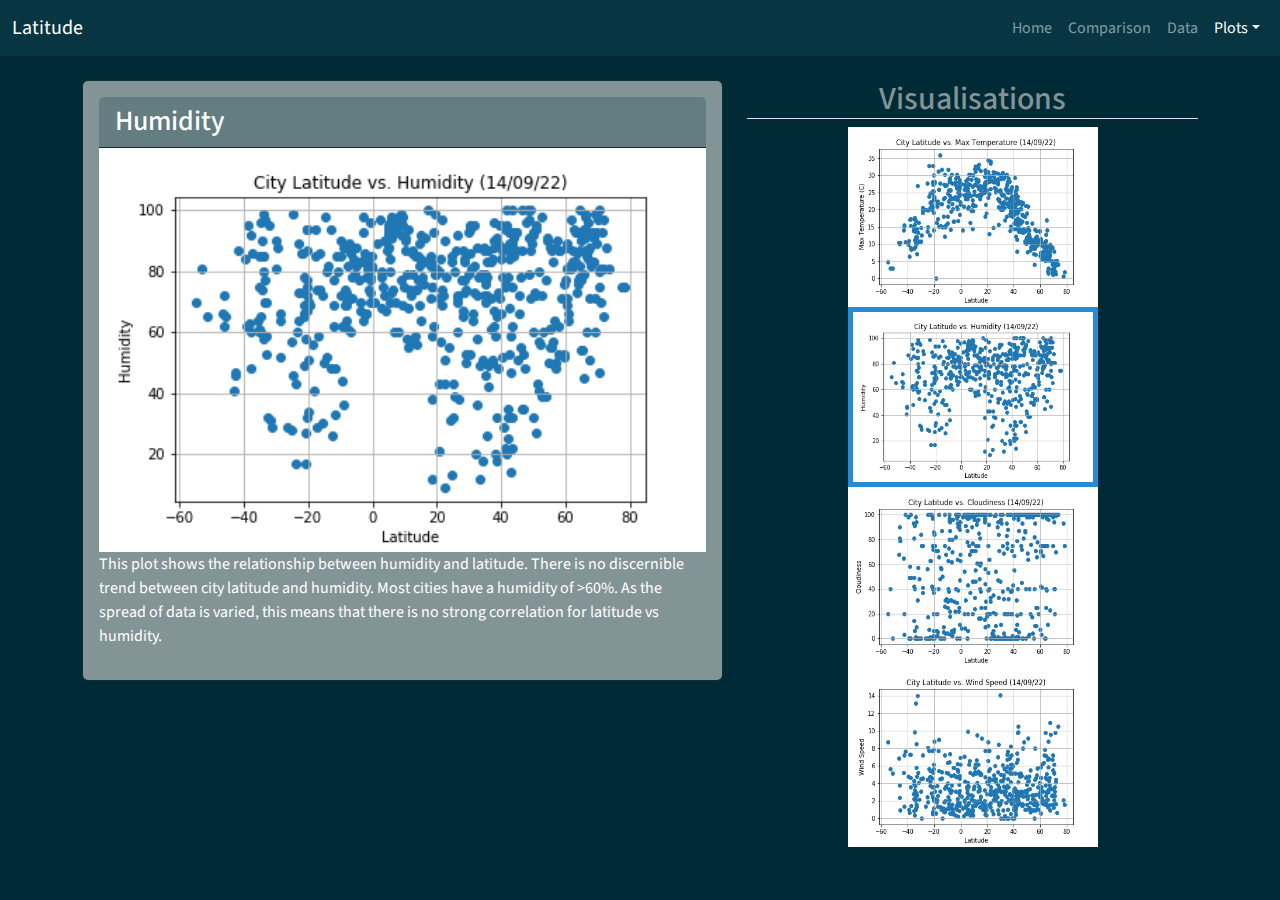
<file: visualisations/humidity.html>
<!DOCTYPE html>
<html lang="en">
<head>
    <meta charset="UTF-8">
    <meta http-equiv="X-UA-Compatible" content="IE=edge">
    <meta name="viewport" content="width=device-width, initial-scale=1.0">
    <link rel="stylesheet" href="../assets/css/reset.css">
    <link rel="stylesheet" href="https://stackpath.bootstrapcdn.com/bootstrap/4.3.1/css/bootstrap.min.css" integrity="sha384-ggOyR0iXCbMQv3Xipma34MD+dH/1fQ784/j6cY/iJTQUOhcWr7x9JvoRxT2MZw1T" crossorigin="anonymous">
    <title>Humidity</title>
    <script src="https://cdn.jsdelivr.net/npm/bootstrap@5.0.1/dist/js/bootstrap.bundle.min.js" integrity="sha384-gtEjrD/SeCtmISkJkNUaaKMoLD0//ElJ19smozuHV6z3Iehds+3Ulb9Bn9Plx0x4" crossorigin="anonymous"></script>
    <link rel="stylesheet" href="../assets/css/style.css">
    
</head>
<body>
    <nav class="navbar navbar-expand-lg navbar-dark bg-dark">
        <div class="container-fluid">
          <a class="navbar-brand" href="../index.html">Latitude</a>
          <button class="navbar-toggler" type="button" data-bs-toggle="collapse" data-bs-target="#navbarColor02" aria-controls="navbarColor02" aria-expanded="false" aria-label="Toggle navigation">
            <span class="navbar-toggler-icon"></span>
          </button>
          <div class="collapse navbar-collapse" id="navbarColor02">
            <ul class="navbar-nav ml-auto">
              <li class="nav-item">
                <a class="nav-link" href="../index.html">Home
                </a>
              </li>
              <li class="nav-item">
                <a class="nav-link" href="comparison.html">Comparison</a>
              </li>
              <li class="nav-item">
                <a class="nav-link" href="data.html">Data</a>
              </li>
              <li class="nav-item dropdown">
                <a class="nav-link active dropdown-toggle" data-bs-toggle="dropdown" href="#" role="button" aria-haspopup="true" aria-expanded="false">Plots</a>
                <ul class="dropdown-menu" aria-labelledby="navbarDropdown">
                  <a class="dropdown-item" href="temperature.html">Max Temperature</a>
                  <a class="nav-link active dropdown-item" href="humidity.html">Humidity</a>
                  <a class="dropdown-item" href="cloudiness.html">Cloudiness</a>
                  <a class="dropdown-item" href="wind.html">Wind Speed</a>
                </ul>
              </li>
            </ul>
          </div>
        </div>
      </nav>
      <br>
      <div class="container">
        <section class="row">
          <div class="container-fluid">
            <section class="row">
                <div class="col-md-7 col-sm-12">
                    <div class="card text-white bg-secondary mb-3">
                        <div class="card-body">
                            <h3 class="card-header">Humidity</h3>
                            <a href="humidity.html"><img class="img-fluid" src="../assets/images/Fig2.png" width="100%"
                              height="300px" alt="Latitude vs Humidity"></a>
                              <div class="card-text">
                                <p> This plot shows the relationship between humidity and latitude. There is no discernible trend between city latitude and humidity. Most cities have a humidity
                                  of >60%. As the spread of data is varied, this means that there is no strong correlation for latitude vs humidity.</p>
                              </div>
                        </div>
                    </div>
                </div>
                <div class="col-md-5 text-start text-md-center">
                  <h2 class="div-title border-bottom">
                    Visualisations
                  </h2>
                  <div>
                    <div>
                      <a href="temperature.html"><img  src="../assets/images/Fig1.png" width="250px" height="180px" alt="Latitude vs Max Temp"></a>
                      <a href="humidity.html"><img class="border border-info border-5" src="../assets/images/Fig2.png" width="250px" height="180px" alt="Latitude vs Humidity"></a>
                      <a href="cloudiness.html"><img src="../assets/images/Fig3.png"  width="250px" height="180px" alt="Latitude vs Cloudiness"></a>
                      <a href="wind.html"><img src="../assets/images/Fig4.png" width ="250px" height="180px"alt="Latitude vs Wind Speed"></a>
                    </div>
                  </div>
                </div>
        </section>
      </div>
</body>
</html>
</file>
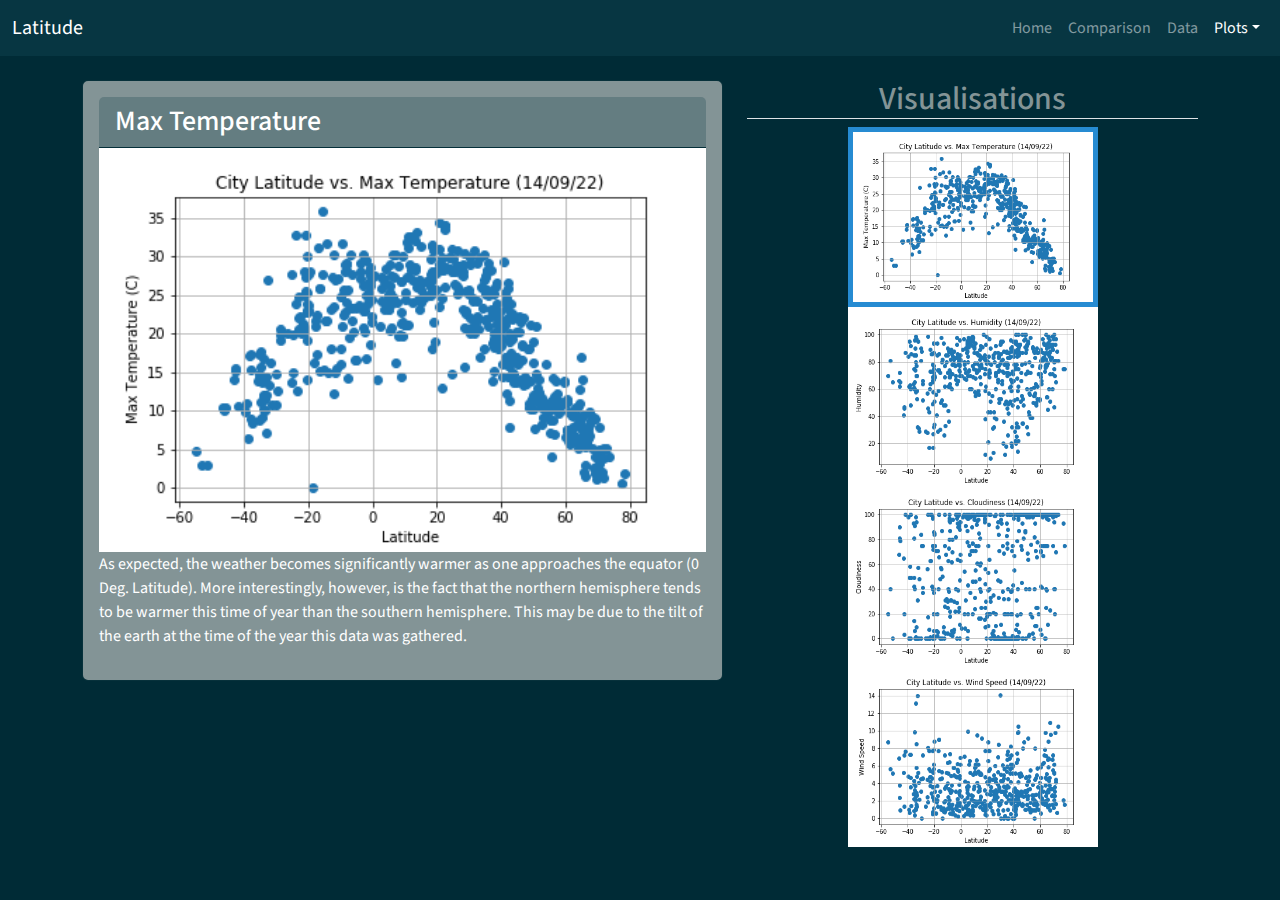
<file: visualisations/temperature.html>
<!DOCTYPE html>
<html lang="en">
<head>
    <meta charset="UTF-8">
    <meta http-equiv="X-UA-Compatible" content="IE=edge">
    <meta name="viewport" content="width=device-width, initial-scale=1.0">
    <link rel="stylesheet" href="../assets/css/reset.css">
    <link rel="stylesheet" href="https://stackpath.bootstrapcdn.com/bootstrap/4.3.1/css/bootstrap.min.css" integrity="sha384-ggOyR0iXCbMQv3Xipma34MD+dH/1fQ784/j6cY/iJTQUOhcWr7x9JvoRxT2MZw1T" crossorigin="anonymous">
    <title>Max Temperature</title>
    <script src="https://cdn.jsdelivr.net/npm/bootstrap@5.0.1/dist/js/bootstrap.bundle.min.js" integrity="sha384-gtEjrD/SeCtmISkJkNUaaKMoLD0//ElJ19smozuHV6z3Iehds+3Ulb9Bn9Plx0x4" crossorigin="anonymous"></script>
    <link rel="stylesheet" href="../assets/css/style.css">
    
</head>
<body>
    <nav class="navbar navbar-expand-lg navbar-dark bg-dark">
        <div class="container-fluid">
          <a class="navbar-brand" href="../index.html">Latitude</a>
          <button class="navbar-toggler" type="button" data-bs-toggle="collapse" data-bs-target="#navbarColor02" aria-controls="navbarColor02" aria-expanded="false" aria-label="Toggle navigation">
            <span class="navbar-toggler-icon"></span>
          </button>
          <div class="collapse navbar-collapse" id="navbarColor02">
            <ul class="navbar-nav ml-auto">
              <li class="nav-item">
                <a class="nav-link" href="../index.html">Home
                </a>
              </li>
              <li class="nav-item">
                <a class="nav-link" href="comparison.html">Comparison</a>
              </li>
              <li class="nav-item">
                <a class="nav-link" href="data.html">Data</a>
              </li>
              <li class="nav-item dropdown">
                <a class="nav-link active dropdown-toggle" data-bs-toggle="dropdown" href="#" role="button" aria-haspopup="true" aria-expanded="false">Plots</a>
                <ul class="dropdown-menu" aria-labelledby="navbarDropdown">
                  <a class="nav-link active dropdown-item" href="temperature.html">Max Temperature</a>
                  <a class="dropdown-item" href="humidity.html">Humidity</a>
                  <a class="dropdown-item" href="cloudiness.html">Cloudiness</a>
                  <a class="dropdown-item" href="wind.html">Wind Speed</a>
                </ul>
              </li>
            </ul>
          </div>
        </div>
      </nav>
      <br>
      <div class="container">
        <section class="row">
          <div class="container-fluid">
            <section class="row">
                <div class="col-md-7 col-sm-12">
                    <div class="card text-white bg-secondary mb-3">
                        <div class="card-body">
                            <h3 class="card-header">Max Temperature</h3>
                            <a href="temperature.html"><img class="img-fluid" src="../assets/images/Fig1.png" width="100%"
                              height="300px" alt="Latitude vs Max Temperature"></a>
                              <div class="card-text">
                                <p> As expected, the weather becomes significantly warmer as one approaches the equator (0 Deg. Latitude). More interestingly, however, is the fact that the northern 
                                  hemisphere tends to be warmer this time of year than the southern hemisphere. This may be due to the tilt of the earth at the time of the year this data was gathered.
                                </p>
                              </div>
                        </div>
                    </div>
                </div>
                <div class="col-md-5 text-start text-md-center">
                  <h2 class="div-title border-bottom">
                    Visualisations
                  </h2>
                  <div>
                    <div>
                      <a href="temperature.html"><img class="border border-info border-5" src="../assets/images/Fig1.png" width="250px" height="180px" alt="Latitude vs Max Temp"></a>
                      <a href="humidity.html"><img src="../assets/images/Fig2.png" width="250px" height="180px" alt="Latitude vs Humidity"></a>
                      <a href="cloudiness.html"><img src="../assets/images/Fig3.png"  width="250px" height="180px" alt="Latitude vs Cloudiness"></a>
                      <a href="wind.html"><img src="../assets/images/Fig4.png" width ="250px" height="180px"alt="Latitude vs Wind Speed"></a>
                    </div>
                  </div>
                </div>
        </section>
      </div>
</body>
</html>
</file>
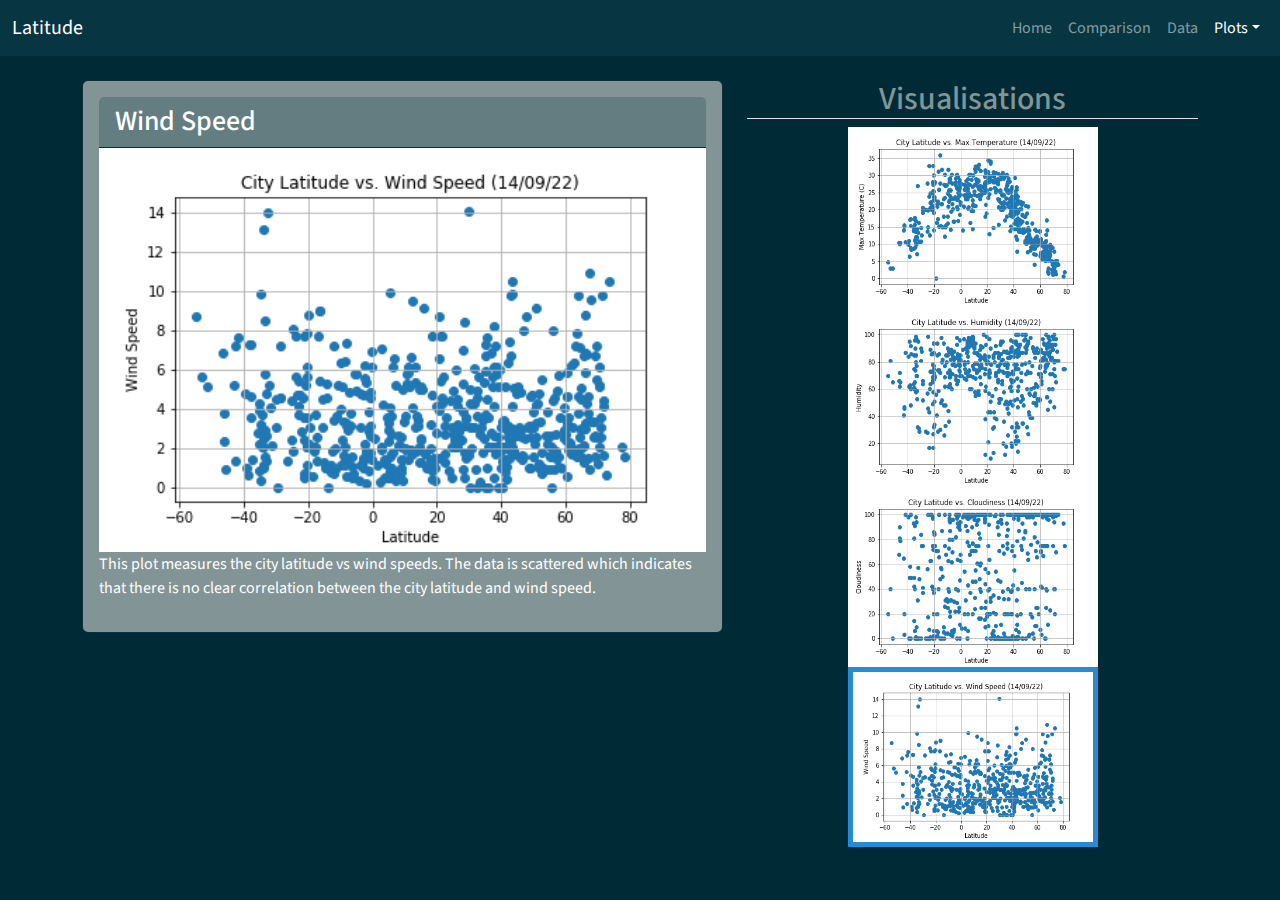
<file: visualisations/wind.html>
<!DOCTYPE html>
<html lang="en">
<head>
    <meta charset="UTF-8">
    <meta http-equiv="X-UA-Compatible" content="IE=edge">
    <meta name="viewport" content="width=device-width, initial-scale=1.0">
    <link rel="stylesheet" href="../assets/css/reset.css">
    <link rel="stylesheet" href="https://stackpath.bootstrapcdn.com/bootstrap/4.3.1/css/bootstrap.min.css" integrity="sha384-ggOyR0iXCbMQv3Xipma34MD+dH/1fQ784/j6cY/iJTQUOhcWr7x9JvoRxT2MZw1T" crossorigin="anonymous">
    <title>Wind Speed</title>
    <script src="https://cdn.jsdelivr.net/npm/bootstrap@5.0.1/dist/js/bootstrap.bundle.min.js" integrity="sha384-gtEjrD/SeCtmISkJkNUaaKMoLD0//ElJ19smozuHV6z3Iehds+3Ulb9Bn9Plx0x4" crossorigin="anonymous"></script>
    <link rel="stylesheet" href="../assets/css/style.css">
    
</head>
<body>
    <nav class="navbar navbar-expand-lg navbar-dark bg-dark">
        <div class="container-fluid">
          <a class="navbar-brand" href="../index.html">Latitude</a>
          <button class="navbar-toggler" type="button" data-bs-toggle="collapse" data-bs-target="#navbarColor02" aria-controls="navbarColor02" aria-expanded="false" aria-label="Toggle navigation">
            <span class="navbar-toggler-icon"></span>
          </button>
          <div class="collapse navbar-collapse" id="navbarColor02">
            <ul class="navbar-nav ml-auto">
              <li class="nav-item">
                <a class="nav-link" href="../index.html">Home
                </a>
              </li>
              <li class="nav-item">
                <a class="nav-link" href="comparison.html">Comparison</a>
              </li>
              <li class="nav-item">
                <a class="nav-link" href="data.html">Data</a>
              </li>
              <li class="nav-item dropdown">
                <a class="nav-link active dropdown-toggle" data-bs-toggle="dropdown" href="#" role="button" aria-haspopup="true" aria-expanded="false">Plots</a>
                <ul class="dropdown-menu" aria-labelledby="navbarDropdown">
                  <a class="dropdown-item" href="temperature.html">Max Temperature</a>
                  <a class="dropdown-item" href="humidity.html">Humidity</a>
                  <a class="dropdown-item" href="cloudiness.html">Cloudiness</a>
                  <a class="nav-link active dropdown-item" href="wind.html">Wind Speed</a>
                </ul>
              </li>
            </ul>
          </div>
        </div>
      </nav>
      <br>
      <div class="container">
        <section class="row">
          <div class="container-fluid">
            <section class="row">
                <div class="col-md-7 col-sm-12">
                    <div class="card text-white bg-secondary mb-3">
                        <div class="card-body">
                            <h3 class="card-header">Wind Speed</h3>
                            <a href="wind.html"><img class="img-fluid" src="../assets/images/Fig4.png" width="100%"
                              height="300px" alt="Latitude vs Cloudiness"></a>
                              <div class="card-text">
                                <p> This plot measures the city latitude vs wind speeds. The data is scattered which indicates that there is no clear correlation between the city latitude
                                  and wind speed. 
                                </p>
                              </div>
                        </div>
                    </div>
                </div>
                <div class="col-md-5 text-start text-md-center">
                  <h2 class="div-title border-bottom">
                    Visualisations
                  </h2>
                  <div>
                    <div>
                      <a href="temperature.html"><img  src="../assets/images/Fig1.png" width="250px" height="180px" alt="Latitude vs Max Temp"></a>
                      <a href="humidity.html"><img src="../assets/images/Fig2.png" width="250px" height="180px" alt="Latitude vs Humidity"></a>
                      <a href="cloudiness.html"><img src="../assets/images/Fig3.png"  width="250px" height="180px" alt="Latitude vs Cloudiness"></a>
                      <a href="wind.html"><img class="border border-info border-5" src="../assets/images/Fig4.png" width ="250px" height="180px"alt="Latitude vs Wind Speed"></a>
                    </div>
                  </div>
                </div>
        </section>
      </div>
</body>
</html>
</file>
